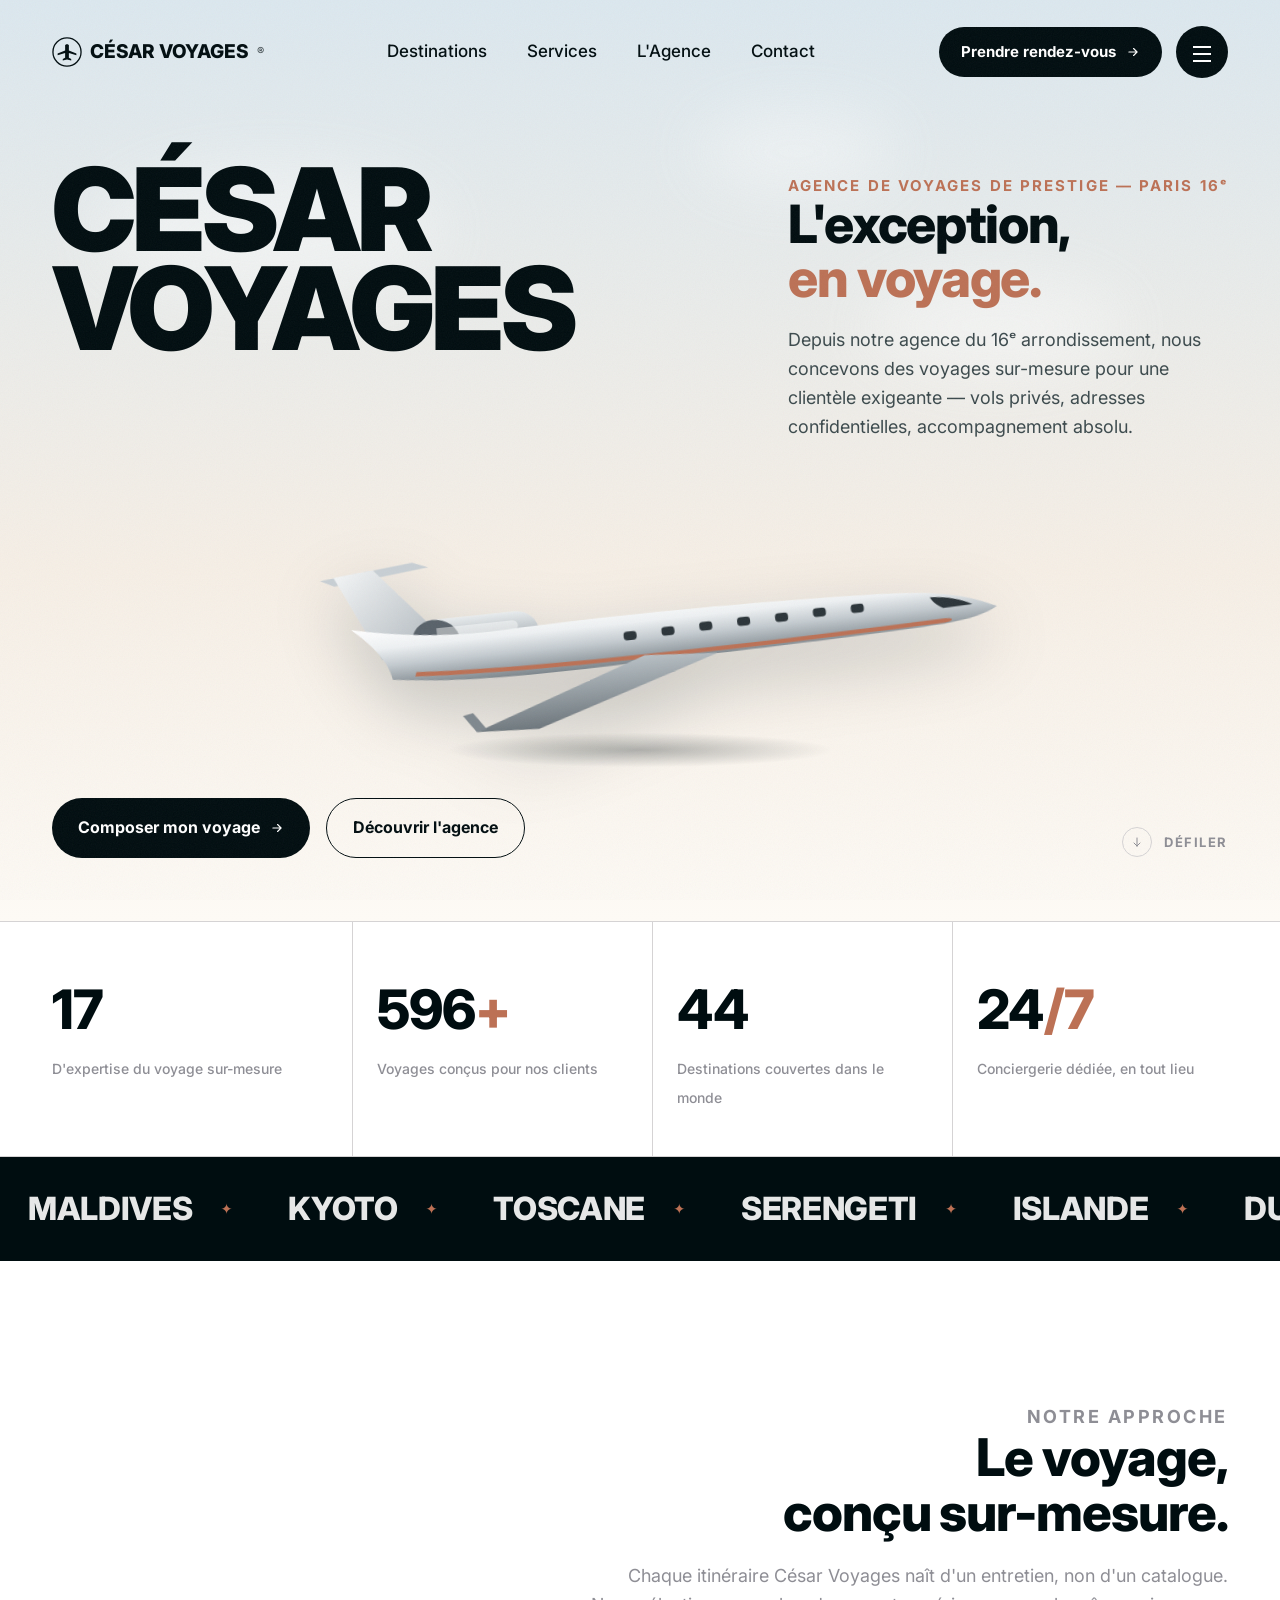
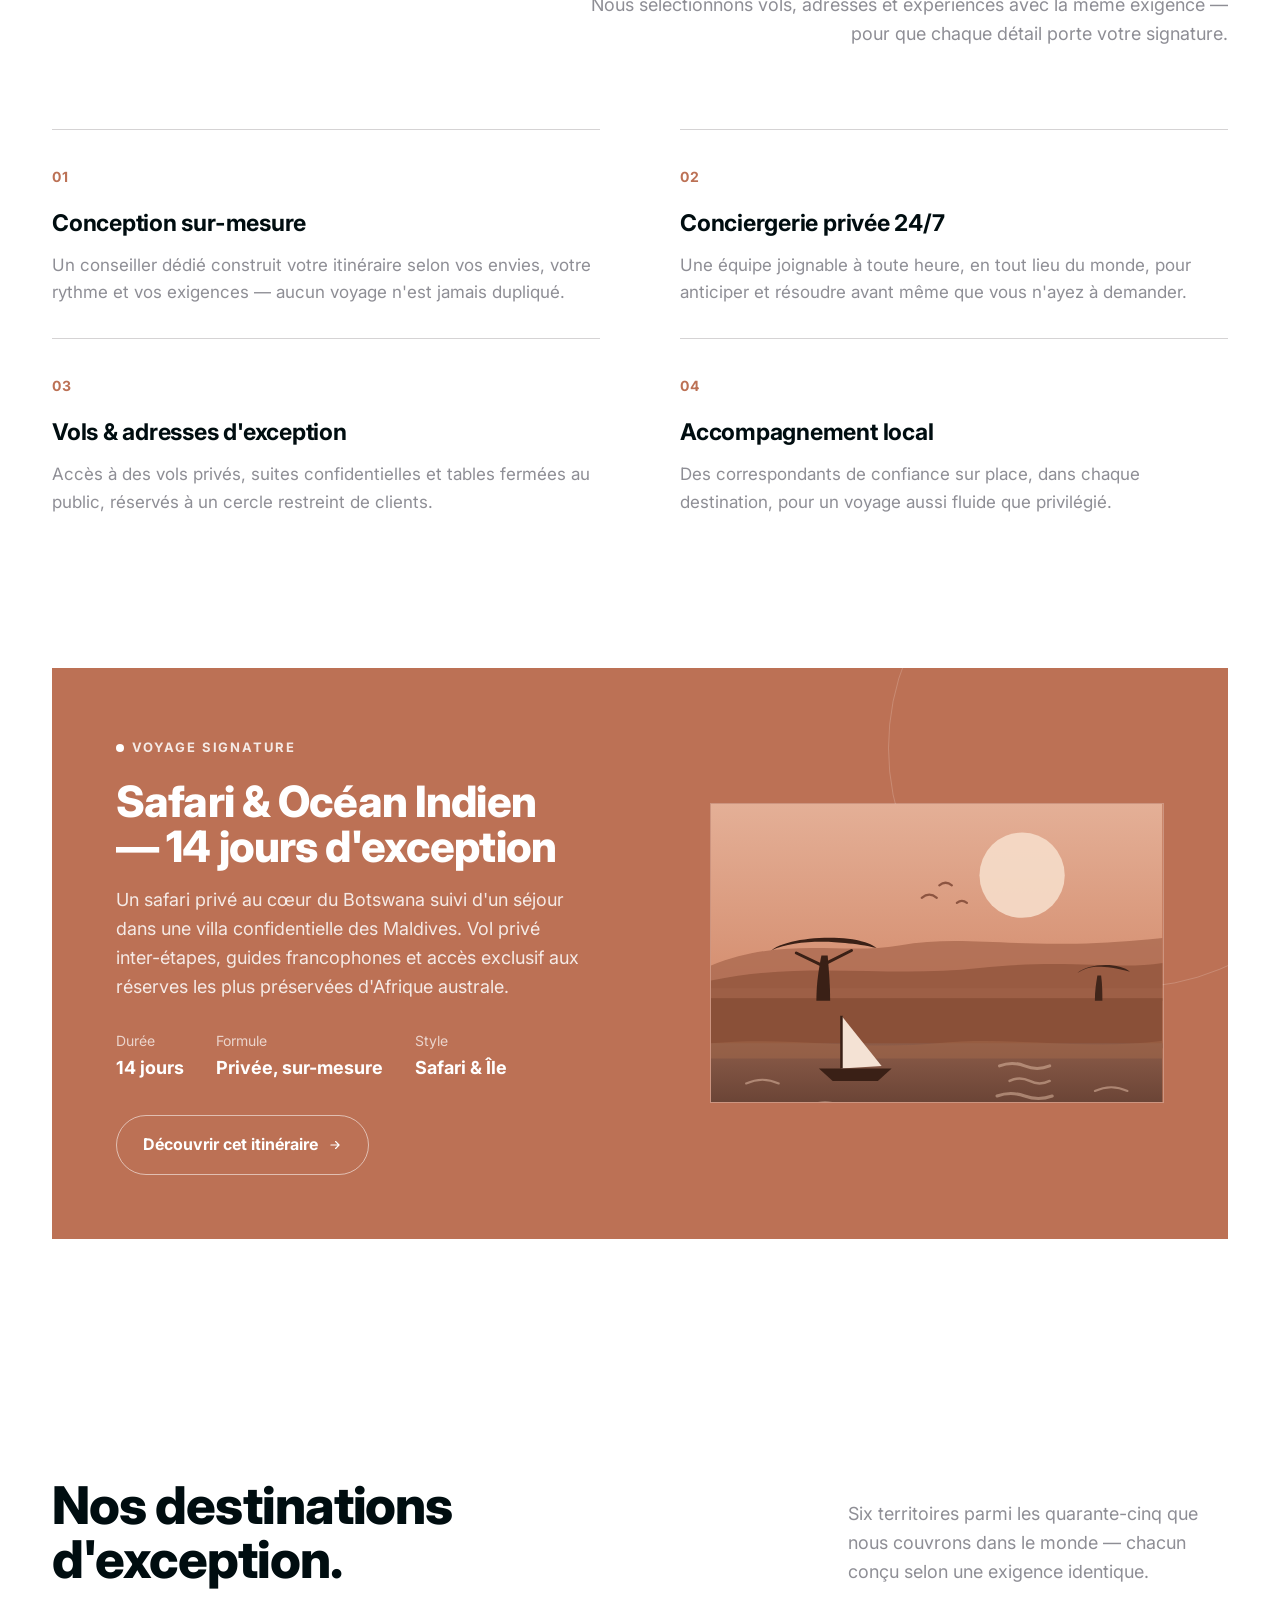
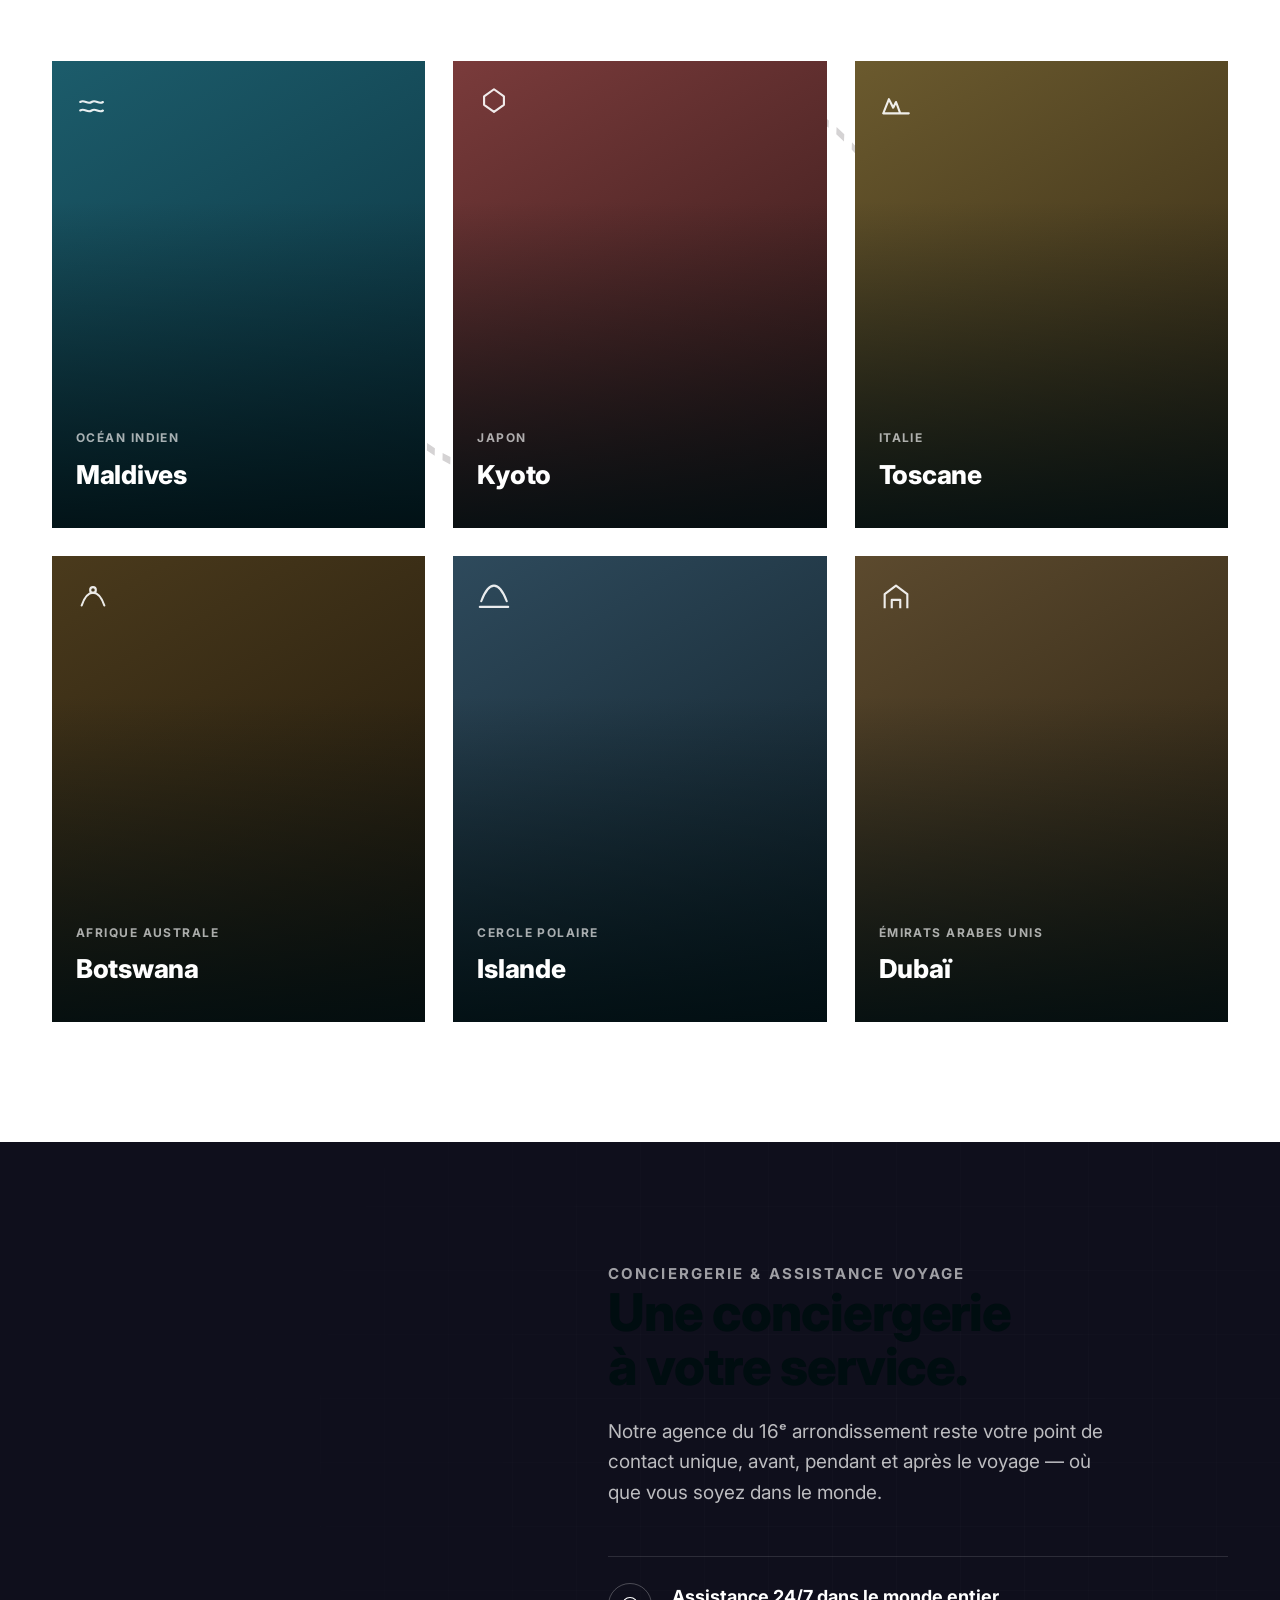
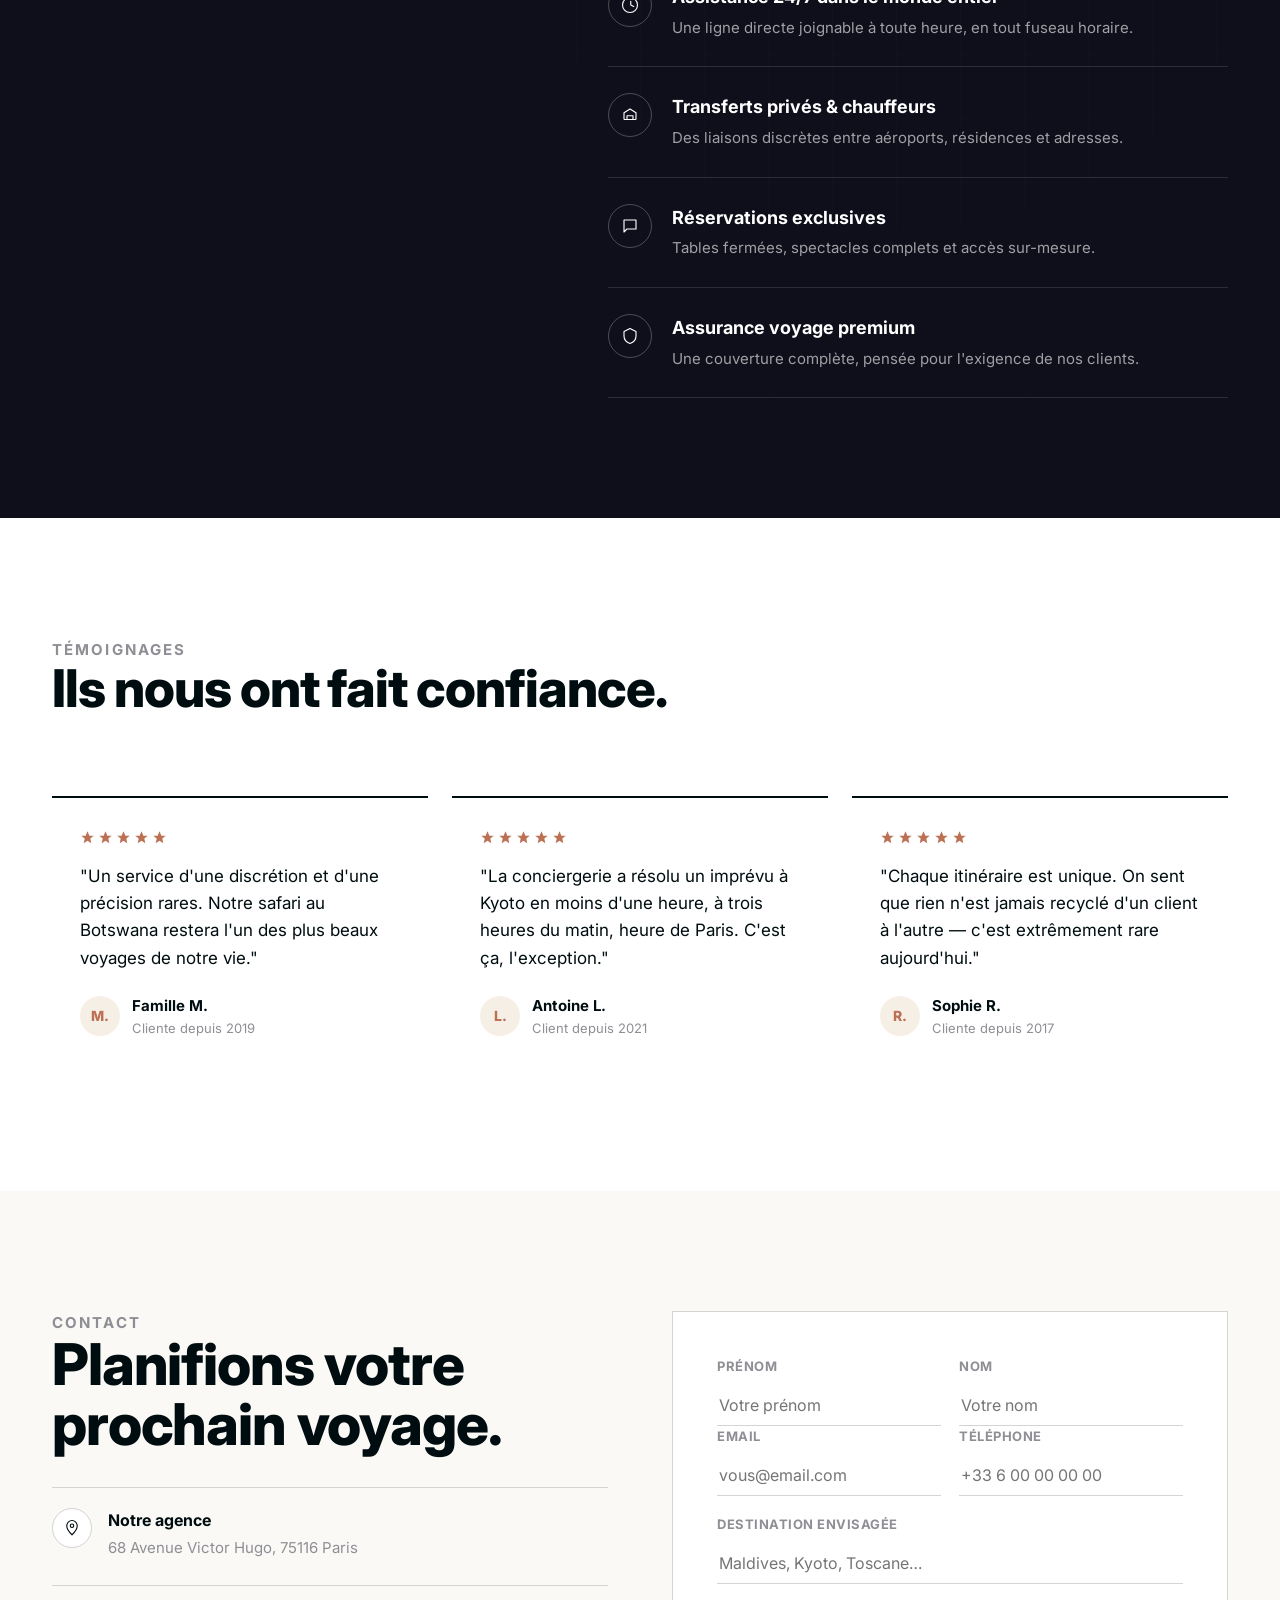
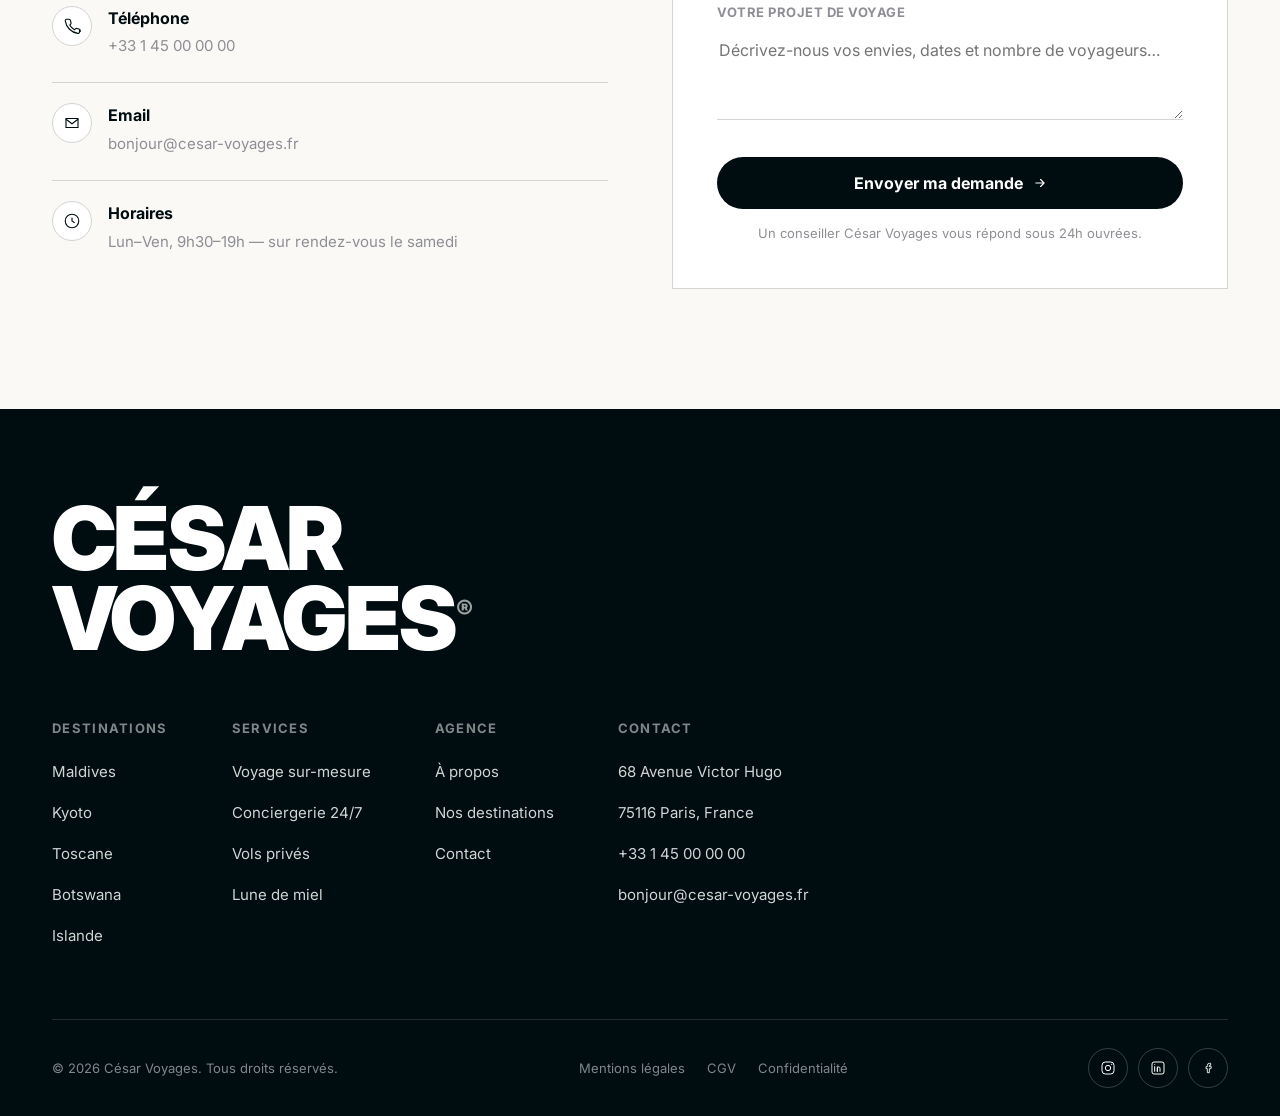
<file: index.html>
<!DOCTYPE html>
<html lang="fr">
<head>
<meta charset="UTF-8">
<meta name="viewport" content="width=device-width, initial-scale=1.0">
<title>César Voyages — Agence de Voyages de Prestige, Paris 16ᵉ</title>
<meta name="description" content="César Voyages conçoit des voyages sur-mesure d'exception depuis son agence du 16ᵉ arrondissement de Paris : conciergerie privée, vols et adresses confidentielles, accompagnement 24/7.">
<link rel="icon" href="data:image/svg+xml,<svg xmlns=%22http://www.w3.org/2000/svg%22 viewBox=%220 0 100 100%22><text y=%22.9em%22 font-size=%2290%22>✦</text></svg>">
<link rel="stylesheet" href="css/style.css">
</head>
<body>

<div class="cursor-dot" id="cursorDot"></div>
<div class="grain" aria-hidden="true"></div>

<!-- ============================= HEADER ============================= -->
<header class="site-header" id="siteHeader">
  <div class="wrap nav-row">
    <a href="#top" class="logo">
      <svg class="logo-mark" viewBox="0 0 32 32" fill="none">
        <circle cx="16" cy="16" r="15" stroke="currentColor" stroke-width="1.4"/>
        <path d="M6 17.5L14 14.5V8.5L16 7.5L18 8.5V14.5L26 17.5V19.5L18 17V22L20.5 23.5V25L16 24L11.5 25V23.5L14 22V17L6 19.5V17.5Z" fill="currentColor"/>
      </svg>
      CÉSAR VOYAGES<span class="reg">®</span>
    </a>

    <nav class="nav-links">
      <a href="#destinations">Destinations</a>
      <a href="#approche">Services</a>
      <a href="#agence">L'Agence</a>
      <a href="#contact">Contact</a>
    </nav>

    <div class="nav-actions">
      <a href="#contact" class="btn btn-filled">
        Prendre rendez-vous
        <svg class="btn-icon" width="14" height="14" viewBox="0 0 24 24" fill="none"><path d="M5 12h14M13 6l6 6-6 6" stroke="currentColor" stroke-width="2" stroke-linecap="round" stroke-linejoin="round"/></svg>
      </a>
      <button class="menu-toggle" id="menuToggle" aria-label="Ouvrir le menu">
        <span class="bar"></span><span class="bar"></span><span class="bar"></span>
      </button>
    </div>
  </div>
</header>

<!-- ============================= MOBILE MENU ============================= -->
<div class="mobile-menu" id="mobileMenu">
  <ul>
    <li><a href="#destinations">Destinations</a></li>
    <li><a href="#approche">Services</a></li>
    <li><a href="#agence">L'Agence</a></li>
    <li><a href="#contact">Contact</a></li>
  </ul>
  <div class="mm-contact">
    68 Avenue Victor Hugo, 75116 Paris<br>
    +33 1 45 00 00 00 — bonjour@cesar-voyages.fr
  </div>
</div>

<main id="top">

<!-- ============================= HERO ============================= -->
<section class="hero" id="hero">
  <div class="hero-clouds"><span></span><span></span><span></span></div>

  <div class="hero-inner">
    <div class="hero-top-row">
      <h1 class="hero-wordmark">CÉSAR<br>VOYAGES</h1>
      <div class="hero-headline-block">
        <p class="eyebrow">Agence de voyages de prestige — Paris 16ᵉ</p>
        <p class="hero-headline">L'exception,<br><span class="accent">en voyage.</span></p>
        <p class="hero-sub">Depuis notre agence du 16ᵉ arrondissement, nous concevons des voyages sur-mesure pour une clientèle exigeante — vols privés, adresses confidentielles, accompagnement absolu.</p>
      </div>
    </div>

    <div class="hero-plane-stage" aria-hidden="true">
      <div class="hero-plane-shadow"></div>
      <svg class="hero-plane" id="heroPlaneArt" viewBox="0 0 900 300" fill="none" xmlns="http://www.w3.org/2000/svg">
        <defs>
          <linearGradient id="fuselage" x1="0" y1="0" x2="0" y2="1">
            <stop offset="0%" stop-color="#ffffff"/>
            <stop offset="34%" stop-color="#eef1f3"/>
            <stop offset="62%" stop-color="#c3cacf"/>
            <stop offset="100%" stop-color="#7d868c"/>
          </linearGradient>
          <linearGradient id="finGrad" x1="0" y1="0" x2="1" y2="1">
            <stop offset="0%" stop-color="#f4f6f7"/>
            <stop offset="100%" stop-color="#aab2b8"/>
          </linearGradient>
          <linearGradient id="wingGrad" x1="0" y1="0" x2="0" y2="1">
            <stop offset="0%" stop-color="#b8c0c5"/>
            <stop offset="100%" stop-color="#6d767c"/>
          </linearGradient>
          <linearGradient id="engineGrad" x1="0" y1="0" x2="0" y2="1">
            <stop offset="0%" stop-color="#e9edef"/>
            <stop offset="55%" stop-color="#aeb6bb"/>
            <stop offset="100%" stop-color="#6b7379"/>
          </linearGradient>
        </defs>

        <!-- horizontal stabilizer (T-tail) -->
        <path d="M88 60 L 196 50 L 214 57 L 104 68 Z" fill="#c8cfd4"/>
        <!-- vertical fin -->
        <path d="M150 158 L 104 58 L 150 54 L 232 150 Z" fill="url(#finGrad)"/>
        <path d="M150 158 L 232 150 L 210 158 Z" fill="#9aa3a9"/>

        <!-- rear-mounted engine nacelle -->
        <path d="M212 118 h 96 a 26 26 0 0 1 0 52 h -96 a 26 26 0 0 1 0 -52 Z" fill="url(#engineGrad)"/>
        <path d="M212 118 a 26 26 0 0 0 0 52 a 30 26 0 0 0 0 -52 Z" fill="#59626a"/>
        <path d="M216 128 h 88 a 6 6 0 0 1 0 12 h -88 Z" fill="#ffffff" opacity="0.45"/>
        <!-- pylon joining engine to fuselage -->
        <path d="M300 160 L 330 150 L 352 176 L 312 178 Z" fill="#98a1a7"/>

        <!-- fuselage -->
        <path d="M862 170
                 C 830 154 796 146 742 143
                 C 600 136 420 134 300 138
                 C 236 140 178 134 118 120
                 C 150 148 158 168 160 182
                 C 232 192 300 194 420 192
                 C 580 190 720 188 800 184
                 C 830 182 850 177 862 170 Z"
              fill="url(#fuselage)"/>

        <!-- clay cheatline -->
        <path d="M188 176 C 320 186 560 184 800 178 C 812 178 812 182 800 183 C 560 189 320 191 186 181 Z" fill="#bc7155"/>

        <!-- cabin windows -->
        <g fill="#2b3439">
          <rect x="430" y="155" width="15" height="10" rx="4"/>
          <rect x="474" y="154" width="15" height="10" rx="4"/>
          <rect x="518" y="153" width="15" height="10" rx="4"/>
          <rect x="562" y="152" width="15" height="10" rx="4"/>
          <rect x="606" y="152" width="15" height="10" rx="4"/>
          <rect x="650" y="151" width="15" height="10" rx="4"/>
          <rect x="694" y="151" width="15" height="10" rx="4"/>
        </g>
        <!-- cockpit glass -->
        <path d="M786 152 C 806 153 822 158 834 165 L 800 166 C 792 161 788 157 786 152 Z" fill="#2b3439"/>

        <!-- near wing (in front, swept back) -->
        <path d="M452 184 L 250 252 L 322 256 L 536 190 Z" fill="url(#wingGrad)"/>
        <!-- winglet -->
        <path d="M250 252 L 236 232 L 248 230 L 262 250 Z" fill="#7f888e"/>
      </svg>
    </div>

    <div class="hero-bottom-row">
      <div class="hero-actions">
        <a href="#contact" class="btn btn-filled">
          Composer mon voyage
          <svg class="btn-icon" width="14" height="14" viewBox="0 0 24 24" fill="none"><path d="M5 12h14M13 6l6 6-6 6" stroke="currentColor" stroke-width="2" stroke-linecap="round" stroke-linejoin="round"/></svg>
        </a>
        <a href="#agence" class="btn btn-ghost">Découvrir l'agence</a>
      </div>
      <div class="scroll-cue">
        <span class="dot">
          <svg width="12" height="12" viewBox="0 0 24 24" fill="none"><path d="M12 4v16m0 0l-6-6m6 6l6-6" stroke="currentColor" stroke-width="2" stroke-linecap="round" stroke-linejoin="round"/></svg>
        </span>
        Défiler
      </div>
    </div>
  </div>
</section>

<!-- ============================= STATS ============================= -->
<section class="stat-bar">
  <div class="wrap">
    <div class="stat-grid">
      <div class="stat-item reveal">
        <span class="stat-num" data-count="18"><span class="num">0</span><span class="suffix"> ans</span></span>
        <span class="stat-label">D'expertise du voyage sur-mesure</span>
      </div>
      <div class="stat-item reveal reveal-delay-1">
        <span class="stat-num"><span class="num" data-count="600">0</span><span class="suffix">+</span></span>
        <span class="stat-label">Voyages conçus pour nos clients</span>
      </div>
      <div class="stat-item reveal reveal-delay-2">
        <span class="stat-num"><span class="num" data-count="45">0</span></span>
        <span class="stat-label">Destinations couvertes dans le monde</span>
      </div>
      <div class="stat-item reveal reveal-delay-3">
        <span class="stat-num">24<span class="suffix">/7</span></span>
        <span class="stat-label">Conciergerie dédiée, en tout lieu</span>
      </div>
    </div>
  </div>
</section>

<!-- ============================= MARQUEE ============================= -->
<div class="marquee" aria-hidden="true">
  <div class="marquee-track">
    <span>MALDIVES</span><span>KYOTO</span><span>TOSCANE</span><span>SERENGETI</span><span>ISLANDE</span><span>DUBAÏ</span><span>PATAGONIE</span><span>BALI</span>
    <span>MALDIVES</span><span>KYOTO</span><span>TOSCANE</span><span>SERENGETI</span><span>ISLANDE</span><span>DUBAÏ</span><span>PATAGONIE</span><span>BALI</span>
  </div>
</div>

<!-- ============================= APPROCHE ============================= -->
<section class="section-pad" id="approche">
  <div class="wrap">
    <div class="approach-head">
      <div class="approach-head-inner reveal">
        <p class="eyebrow eyebrow--dark-on-white">Notre approche</p>
        <h2 class="section-title reveal-clip"><span>Le voyage,<br>conçu sur-mesure.</span></h2>
        <p>Chaque itinéraire César Voyages naît d'un entretien, non d'un catalogue. Nous sélectionnons vols, adresses et expériences avec la même exigence — pour que chaque détail porte votre signature.</p>
      </div>
    </div>

    <div class="feature-grid">
      <div class="feature-block reveal">
        <span class="feature-num">01</span>
        <h3 class="feature-title">Conception sur-mesure</h3>
        <p class="feature-desc">Un conseiller dédié construit votre itinéraire selon vos envies, votre rythme et vos exigences — aucun voyage n'est jamais dupliqué.</p>
      </div>
      <div class="feature-block reveal reveal-delay-1">
        <span class="feature-num">02</span>
        <h3 class="feature-title">Conciergerie privée 24/7</h3>
        <p class="feature-desc">Une équipe joignable à toute heure, en tout lieu du monde, pour anticiper et résoudre avant même que vous n'ayez à demander.</p>
      </div>
      <div class="feature-block reveal reveal-delay-2">
        <span class="feature-num">03</span>
        <h3 class="feature-title">Vols &amp; adresses d'exception</h3>
        <p class="feature-desc">Accès à des vols privés, suites confidentielles et tables fermées au public, réservés à un cercle restreint de clients.</p>
      </div>
      <div class="feature-block reveal reveal-delay-3">
        <span class="feature-num">04</span>
        <h3 class="feature-title">Accompagnement local</h3>
        <p class="feature-desc">Des correspondants de confiance sur place, dans chaque destination, pour un voyage aussi fluide que privilégié.</p>
      </div>
    </div>
  </div>
</section>

<!-- ============================= FEATURED / SIGNATURE ============================= -->
<section class="section-pad" style="padding-top:0;">
  <div class="wrap">
    <div class="featured-card reveal">
      <div>
        <span class="featured-label">Voyage signature</span>
        <h3 class="featured-title">Safari & Océan Indien<br>— 14 jours d'exception</h3>
        <p class="featured-desc">Un safari privé au cœur du Botswana suivi d'un séjour dans une villa confidentielle des Maldives. Vol privé inter-étapes, guides francophones et accès exclusif aux réserves les plus préservées d'Afrique australe.</p>
        <div class="featured-meta">
          <div>Durée<strong>14 jours</strong></div>
          <div>Formule<strong>Privée, sur-mesure</strong></div>
          <div>Style<strong>Safari & Île</strong></div>
        </div>
        <a href="#contact" class="btn btn-ghost-white">
          Découvrir cet itinéraire
          <svg class="btn-icon" width="14" height="14" viewBox="0 0 24 24" fill="none"><path d="M5 12h14M13 6l6 6-6 6" stroke="currentColor" stroke-width="2" stroke-linecap="round" stroke-linejoin="round"/></svg>
        </a>
      </div>
      <div class="featured-visual" aria-hidden="true">
        <svg id="featuredArt" viewBox="0 0 360 280" fill="none" preserveAspectRatio="xMidYMid slice">
          <defs>
            <linearGradient id="skyWarm" x1="0" y1="0" x2="0" y2="1">
              <stop offset="0%" stop-color="#e6b49c"/>
              <stop offset="55%" stop-color="#d69173"/>
              <stop offset="100%" stop-color="#c47c5f"/>
            </linearGradient>
            <linearGradient id="seaWarm" x1="0" y1="0" x2="0" y2="1">
              <stop offset="0%" stop-color="#8c5c49"/>
              <stop offset="100%" stop-color="#5c3a2e"/>
            </linearGradient>
            <clipPath id="frameClip">
              <rect x="0" y="0" width="360" height="280"/>
            </clipPath>
          </defs>

          <g clip-path="url(#frameClip)">
            <!-- sky -->
            <rect x="0" y="0" width="360" height="280" fill="url(#skyWarm)"/>
            <!-- sun -->
            <circle cx="248" cy="78" r="34" fill="#f6dcc8" opacity="0.92"/>
            <!-- distant hills -->
            <path d="M0 150 C 60 126 104 142 150 134 C 208 124 250 140 360 128 L 360 168 L 0 168 Z" fill="#a9674e" opacity="0.75"/>
            <path d="M0 162 C 78 146 140 160 214 152 C 286 144 322 154 360 148 L 360 178 L 0 178 Z" fill="#94573f" opacity="0.85"/>

            <!-- savanna ground -->
            <rect x="0" y="176" width="360" height="40" fill="#8a5038"/>

            <!-- large acacia, flat-topped -->
            <path d="M84 178 C 84 164 86 152 88 142 L 93 142 C 94 154 95 166 95 178 Z" fill="#3a2016"/>
            <path d="M89 150 L 68 140 M 92 148 L 112 138" stroke="#3a2016" stroke-width="2.4" stroke-linecap="round"/>
            <path d="M48 138 C 62 126 118 124 132 136 C 116 132 96 131 88 131 C 74 131 58 133 48 138 Z" fill="#3a2016"/>

            <!-- small distant acacia -->
            <path d="M306 178 C 306 170 307 164 308 158 L 311 158 C 312 166 312 172 312 178 Z" fill="#40251a"/>
            <path d="M292 156 C 300 148 326 147 334 155 C 324 152 314 151 309 151 C 301 151 297 153 292 156 Z" fill="#40251a"/>

            <!-- birds -->
            <g stroke="#7a4331" stroke-width="1.8" stroke-linecap="round" fill="none" opacity="0.8">
              <path d="M168 96 q 6 -5 12 0"/>
              <path d="M182 86 q 5 -4 10 0"/>
              <path d="M196 100 q 4 -3 8 0"/>
            </g>

            <!-- ocean -->
            <rect x="0" y="212" width="360" height="68" fill="url(#seaWarm)"/>
            <path d="M0 212 C 60 206 120 218 180 212 C 240 206 300 218 360 210 L 360 224 L 0 224 Z" fill="#a06649" opacity="0.55"/>
            <!-- sun shimmer on water -->
            <g stroke="#f0cdb4" stroke-linecap="round" fill="none" opacity="0.45">
              <path d="M230 230 q 10 -4 20 0 q 10 4 20 0" stroke-width="2.4"/>
              <path d="M238 242 q 8 -4 16 0 q 8 4 16 0" stroke-width="2"/>
              <path d="M228 254 q 11 -4 22 0 q 11 4 22 0" stroke-width="2.4"/>
              <path d="M242 266 q 7 -3 14 0 q 7 3 14 0" stroke-width="1.8"/>
            </g>
            <!-- wave lines -->
            <g stroke="#e7c2ab" stroke-width="1.6" stroke-linecap="round" opacity="0.5" fill="none">
              <path d="M28 244 q 13 -6 26 0"/>
              <path d="M78 262 q 13 -6 26 0"/>
              <path d="M306 250 q 13 -6 26 0"/>
              <path d="M150 272 q 13 -6 26 0"/>
            </g>

            <!-- dhow with lateen sail -->
            <path d="M104 232 L 104 190 L 136 230 Z" fill="#f4e2d4"/>
            <path d="M104 190 L 104 232" stroke="#3a2016" stroke-width="2"/>
            <path d="M86 232 L 144 232 L 133 242 L 97 242 Z" fill="#3a2016"/>
          </g>
        </svg>
      </div>
    </div>
  </div>
</section>

<!-- ============================= DESTINATIONS ============================= -->
<section class="section-pad" id="destinations">
  <div class="wrap">
    <div class="dest-head reveal">
      <h2 class="section-title reveal-clip"><span>Nos destinations<br>d'exception.</span></h2>
      <p>Six territoires parmi les quarante-cinq que nous couvrons dans le monde — chacun conçu selon une exigence identique.</p>
    </div>

    <div class="flight-path-wrap reveal" id="flightPathWrap">
      <svg class="flight-path-svg" viewBox="0 0 1200 200" preserveAspectRatio="none" aria-hidden="true">
        <path d="M 20,60 C 220,-10 420,170 620,40 C 820,-60 1020,160 1180,60"/>
      </svg>
      <svg class="flight-plane" width="26" height="26" viewBox="0 0 24 24" fill="#bc7155" aria-hidden="true">
        <path d="M2 16l7-2 4.5 4.5L15 17l-3-6 7-5-1-2-8 3-5-3-2 1 4 4-6 2z"/>
      </svg>

      <div class="dest-grid">
        <a class="dest-card" href="#contact">
          <div class="dest-bg" style="background:linear-gradient(150deg,#1c5c6b,#0a2e3a);"></div>
          <img class="dest-photo" src="https://images.unsplash.com/photo-1573843981267-be1999ff37cd?q=80&w=900&auto=format&fit=crop" alt="Villa sur pilotis aux Maldives" loading="lazy" onerror="this.remove();">
          <div class="dest-overlay"></div>
          <svg class="dest-icon" viewBox="0 0 24 24" fill="none"><path d="M3 18c3-2 5 2 8 0s5 2 8 0M3 12c3-2 5 2 8 0s5 2 8 0" stroke="#fff" stroke-width="1.5" stroke-linecap="round"/></svg>
          <div class="dest-arrow"><svg width="16" height="16" viewBox="0 0 24 24" fill="none"><path d="M7 17L17 7M17 7H9M17 7V15" stroke="#fff" stroke-width="2" stroke-linecap="round" stroke-linejoin="round"/></svg></div>
          <div class="dest-content">
            <p class="dest-country">Océan Indien</p>
            <h3 class="dest-name">Maldives</h3>
            <p class="dest-desc">Villas sur pilotis, lagons privés et plongée confidentielle.</p>
          </div>
        </a>

        <a class="dest-card" href="#contact">
          <div class="dest-bg" style="background:linear-gradient(150deg,#7a3b3b,#2a1414);"></div>
          <img class="dest-photo" src="https://images.unsplash.com/photo-1493976040374-85c8e12f0c0e?q=80&w=900&auto=format&fit=crop" alt="Temple traditionnel à Kyoto" loading="lazy" onerror="this.remove();">
          <div class="dest-overlay"></div>
          <svg class="dest-icon" viewBox="0 0 24 24" fill="none"><path d="M12 3l7 5v6l-7 5-7-5V8l7-5z" stroke="#fff" stroke-width="1.5" stroke-linejoin="round"/></svg>
          <div class="dest-arrow"><svg width="16" height="16" viewBox="0 0 24 24" fill="none"><path d="M7 17L17 7M17 7H9M17 7V15" stroke="#fff" stroke-width="2" stroke-linecap="round" stroke-linejoin="round"/></svg></div>
          <div class="dest-content">
            <p class="dest-country">Japon</p>
            <h3 class="dest-name">Kyoto</h3>
            <p class="dest-desc">Temples séculaires, ryokans intimistes et jardins secrets.</p>
          </div>
        </a>

        <a class="dest-card" href="#contact">
          <div class="dest-bg" style="background:linear-gradient(150deg,#6b5a2e,#2e2412);"></div>
          <img class="dest-photo" src="https://images.unsplash.com/photo-1523906834658-6e24ef2386f9?q=80&w=900&auto=format&fit=crop" alt="Collines viticoles de Toscane" loading="lazy" onerror="this.remove();">
          <div class="dest-overlay"></div>
          <svg class="dest-icon" viewBox="0 0 24 24" fill="none"><path d="M3 20l4-10 3 6 2-4 3 8M3 20h18" stroke="#fff" stroke-width="1.5" stroke-linecap="round" stroke-linejoin="round"/></svg>
          <div class="dest-arrow"><svg width="16" height="16" viewBox="0 0 24 24" fill="none"><path d="M7 17L17 7M17 7H9M17 7V15" stroke="#fff" stroke-width="2" stroke-linecap="round" stroke-linejoin="round"/></svg></div>
          <div class="dest-content">
            <p class="dest-country">Italie</p>
            <h3 class="dest-name">Toscane</h3>
            <p class="dest-desc">Villas viticoles, collines dorées et tables étoilées.</p>
          </div>
        </a>

        <a class="dest-card" href="#contact">
          <div class="dest-bg" style="background:linear-gradient(150deg,#4a3a1c,#1c150a);"></div>
          <img class="dest-photo" src="https://images.unsplash.com/photo-1516426122078-c23e76319801?q=80&w=900&auto=format&fit=crop" alt="Safari privé au Botswana" loading="lazy" onerror="this.remove();">
          <div class="dest-overlay"></div>
          <svg class="dest-icon" viewBox="0 0 24 24" fill="none"><path d="M4 18c2-6 5-9 8-9s6 3 8 9" stroke="#fff" stroke-width="1.5" stroke-linecap="round"/><circle cx="12" cy="7" r="2" stroke="#fff" stroke-width="1.5"/></svg>
          <div class="dest-arrow"><svg width="16" height="16" viewBox="0 0 24 24" fill="none"><path d="M7 17L17 7M17 7H9M17 7V15" stroke="#fff" stroke-width="2" stroke-linecap="round" stroke-linejoin="round"/></svg></div>
          <div class="dest-content">
            <p class="dest-country">Afrique australe</p>
            <h3 class="dest-name">Botswana</h3>
            <p class="dest-desc">Safaris privés au cœur du delta de l'Okavango.</p>
          </div>
        </a>

        <a class="dest-card" href="#contact">
          <div class="dest-bg" style="background:linear-gradient(150deg,#2e4a5c,#0e1c24);"></div>
          <img class="dest-photo" src="https://images.unsplash.com/photo-1476610182048-b716b8518aae?q=80&w=900&auto=format&fit=crop" alt="Paysage glaciaire d'Islande" loading="lazy" onerror="this.remove();">
          <div class="dest-overlay"></div>
          <svg class="dest-icon" viewBox="0 0 24 24" fill="none"><path d="M3 15c3-8 6-11 9-11s6 3 9 11" stroke="#fff" stroke-width="1.5" stroke-linecap="round"/><path d="M2 19h20" stroke="#fff" stroke-width="1.5" stroke-linecap="round"/></svg>
          <div class="dest-arrow"><svg width="16" height="16" viewBox="0 0 24 24" fill="none"><path d="M7 17L17 7M17 7H9M17 7V15" stroke="#fff" stroke-width="2" stroke-linecap="round" stroke-linejoin="round"/></svg></div>
          <div class="dest-content">
            <p class="dest-country">Cercle polaire</p>
            <h3 class="dest-name">Islande</h3>
            <p class="dest-desc">Aurores boréales, glaciers et sources chaudes privées.</p>
          </div>
        </a>

        <a class="dest-card" href="#contact">
          <div class="dest-bg" style="background:linear-gradient(150deg,#5c4a2e,#241c0e);"></div>
          <img class="dest-photo" src="https://images.unsplash.com/photo-1512453979798-5ea266f8880c?q=80&w=900&auto=format&fit=crop" alt="Skyline de Dubaï" loading="lazy" onerror="this.remove();">
          <div class="dest-overlay"></div>
          <svg class="dest-icon" viewBox="0 0 24 24" fill="none"><path d="M4 20V10l8-6 8 6v10M9 20v-6h6v6" stroke="#fff" stroke-width="1.5" stroke-linejoin="round"/></svg>
          <div class="dest-arrow"><svg width="16" height="16" viewBox="0 0 24 24" fill="none"><path d="M7 17L17 7M17 7H9M17 7V15" stroke="#fff" stroke-width="2" stroke-linecap="round" stroke-linejoin="round"/></svg></div>
          <div class="dest-content">
            <p class="dest-country">Émirats arabes unis</p>
            <h3 class="dest-name">Dubaï</h3>
            <p class="dest-desc">Suites panoramiques, désert privé et service absolu.</p>
          </div>
        </a>
      </div>
    </div>
  </div>
</section>

<!-- ============================= CONCIERGE DARK ============================= -->
<section class="section-pad dark-section" id="agence">
  <div class="grid-lines"></div>
  <div class="wrap dark-inner">
    <div class="dark-col">
      <p class="eyebrow eyebrow--light reveal">Conciergerie & assistance voyage</p>
      <h2 class="section-title text-white reveal-clip"><span>Une conciergerie<br>à votre service.</span></h2>
      <p class="lead reveal reveal-delay-2">Notre agence du 16ᵉ arrondissement reste votre point de contact unique, avant, pendant et après le voyage — où que vous soyez dans le monde.</p>

      <div class="concierge-list">
        <div class="concierge-item reveal">
          <div class="concierge-icon"><svg width="18" height="18" viewBox="0 0 24 24" fill="none"><path d="M12 2a10 10 0 100 20 10 10 0 000-20zm1 5v5l4 2" stroke="#fff" stroke-width="1.5" stroke-linecap="round" stroke-linejoin="round"/></svg></div>
          <div class="concierge-text">
            <strong>Assistance 24/7 dans le monde entier</strong>
            <span>Une ligne directe joignable à toute heure, en tout fuseau horaire.</span>
          </div>
        </div>
        <div class="concierge-item reveal reveal-delay-1">
          <div class="concierge-icon"><svg width="18" height="18" viewBox="0 0 24 24" fill="none"><path d="M4 18V9l8-5 8 5v9M4 18h16M8 18v-5h8v5" stroke="#fff" stroke-width="1.5" stroke-linejoin="round"/></svg></div>
          <div class="concierge-text">
            <strong>Transferts privés & chauffeurs</strong>
            <span>Des liaisons discrètes entre aéroports, résidences et adresses.</span>
          </div>
        </div>
        <div class="concierge-item reveal reveal-delay-2">
          <div class="concierge-icon"><svg width="18" height="18" viewBox="0 0 24 24" fill="none"><path d="M4 4h16v12H8l-4 4V4z" stroke="#fff" stroke-width="1.5" stroke-linejoin="round"/></svg></div>
          <div class="concierge-text">
            <strong>Réservations exclusives</strong>
            <span>Tables fermées, spectacles complets et accès sur-mesure.</span>
          </div>
        </div>
        <div class="concierge-item reveal reveal-delay-3">
          <div class="concierge-icon"><svg width="18" height="18" viewBox="0 0 24 24" fill="none"><path d="M12 2l8 4v6c0 5-3.5 8.5-8 10-4.5-1.5-8-5-8-10V6l8-4z" stroke="#fff" stroke-width="1.5" stroke-linejoin="round"/></svg></div>
          <div class="concierge-text">
            <strong>Assurance voyage premium</strong>
            <span>Une couverture complète, pensée pour l'exigence de nos clients.</span>
          </div>
        </div>
      </div>
    </div>
  </div>
</section>

<!-- ============================= TESTIMONIALS ============================= -->
<section class="section-pad">
  <div class="wrap">
    <div class="reveal">
      <p class="eyebrow eyebrow--dark-on-white">Témoignages</p>
      <h2 class="section-title reveal-clip"><span>Ils nous ont fait confiance.</span></h2>
    </div>

    <div class="testi-grid">
      <div class="testi-card reveal">
        <div class="testi-stars">
          <svg viewBox="0 0 24 24" fill="currentColor"><path d="M12 2l3 7h7l-5.5 4.5L18 21l-6-4-6 4 1.5-7.5L2 9h7z"/></svg>
          <svg viewBox="0 0 24 24" fill="currentColor"><path d="M12 2l3 7h7l-5.5 4.5L18 21l-6-4-6 4 1.5-7.5L2 9h7z"/></svg>
          <svg viewBox="0 0 24 24" fill="currentColor"><path d="M12 2l3 7h7l-5.5 4.5L18 21l-6-4-6 4 1.5-7.5L2 9h7z"/></svg>
          <svg viewBox="0 0 24 24" fill="currentColor"><path d="M12 2l3 7h7l-5.5 4.5L18 21l-6-4-6 4 1.5-7.5L2 9h7z"/></svg>
          <svg viewBox="0 0 24 24" fill="currentColor"><path d="M12 2l3 7h7l-5.5 4.5L18 21l-6-4-6 4 1.5-7.5L2 9h7z"/></svg>
        </div>
        <p class="testi-quote">"Un service d'une discrétion et d'une précision rares. Notre safari au Botswana restera l'un des plus beaux voyages de notre vie."</p>
        <div class="testi-author">
          <div class="testi-avatar">M.</div>
          <div><strong>Famille M.</strong><span>Cliente depuis 2019</span></div>
        </div>
      </div>

      <div class="testi-card reveal reveal-delay-1">
        <div class="testi-stars">
          <svg viewBox="0 0 24 24" fill="currentColor"><path d="M12 2l3 7h7l-5.5 4.5L18 21l-6-4-6 4 1.5-7.5L2 9h7z"/></svg>
          <svg viewBox="0 0 24 24" fill="currentColor"><path d="M12 2l3 7h7l-5.5 4.5L18 21l-6-4-6 4 1.5-7.5L2 9h7z"/></svg>
          <svg viewBox="0 0 24 24" fill="currentColor"><path d="M12 2l3 7h7l-5.5 4.5L18 21l-6-4-6 4 1.5-7.5L2 9h7z"/></svg>
          <svg viewBox="0 0 24 24" fill="currentColor"><path d="M12 2l3 7h7l-5.5 4.5L18 21l-6-4-6 4 1.5-7.5L2 9h7z"/></svg>
          <svg viewBox="0 0 24 24" fill="currentColor"><path d="M12 2l3 7h7l-5.5 4.5L18 21l-6-4-6 4 1.5-7.5L2 9h7z"/></svg>
        </div>
        <p class="testi-quote">"La conciergerie a résolu un imprévu à Kyoto en moins d'une heure, à trois heures du matin, heure de Paris. C'est ça, l'exception."</p>
        <div class="testi-author">
          <div class="testi-avatar">L.</div>
          <div><strong>Antoine L.</strong><span>Client depuis 2021</span></div>
        </div>
      </div>

      <div class="testi-card reveal reveal-delay-2">
        <div class="testi-stars">
          <svg viewBox="0 0 24 24" fill="currentColor"><path d="M12 2l3 7h7l-5.5 4.5L18 21l-6-4-6 4 1.5-7.5L2 9h7z"/></svg>
          <svg viewBox="0 0 24 24" fill="currentColor"><path d="M12 2l3 7h7l-5.5 4.5L18 21l-6-4-6 4 1.5-7.5L2 9h7z"/></svg>
          <svg viewBox="0 0 24 24" fill="currentColor"><path d="M12 2l3 7h7l-5.5 4.5L18 21l-6-4-6 4 1.5-7.5L2 9h7z"/></svg>
          <svg viewBox="0 0 24 24" fill="currentColor"><path d="M12 2l3 7h7l-5.5 4.5L18 21l-6-4-6 4 1.5-7.5L2 9h7z"/></svg>
          <svg viewBox="0 0 24 24" fill="currentColor"><path d="M12 2l3 7h7l-5.5 4.5L18 21l-6-4-6 4 1.5-7.5L2 9h7z"/></svg>
        </div>
        <p class="testi-quote">"Chaque itinéraire est unique. On sent que rien n'est jamais recyclé d'un client à l'autre — c'est extrêmement rare aujourd'hui."</p>
        <div class="testi-author">
          <div class="testi-avatar">R.</div>
          <div><strong>Sophie R.</strong><span>Cliente depuis 2017</span></div>
        </div>
      </div>
    </div>
  </div>
</section>

<!-- ============================= CONTACT ============================= -->
<section class="section-pad contact-section" id="contact">
  <div class="wrap">
    <div class="contact-grid">
      <div class="reveal">
        <p class="eyebrow eyebrow--dark-on-white">Contact</p>
        <h2 class="contact-heading reveal-clip"><span>Planifions votre<br>prochain voyage.</span></h2>

        <!-- TODO: remplacer par les coordonnées réelles de l'agence -->
        <div class="contact-info">
          <div class="contact-info-item">
            <div class="ci-icon"><svg width="18" height="18" viewBox="0 0 24 24" fill="none"><path d="M12 21s7-6.5 7-12a7 7 0 10-14 0c0 5.5 7 12 7 12z" stroke="#000d10" stroke-width="1.5"/><circle cx="12" cy="9" r="2.3" stroke="#000d10" stroke-width="1.5"/></svg></div>
            <div><strong>Notre agence</strong><span>68 Avenue Victor Hugo, 75116 Paris</span></div>
          </div>
          <div class="contact-info-item">
            <div class="ci-icon"><svg width="18" height="18" viewBox="0 0 24 24" fill="none"><path d="M22 16.9v3a2 2 0 01-2.2 2A19.8 19.8 0 013 5.2 2 2 0 015 3h3a2 2 0 012 1.7c.1.9.3 1.8.6 2.6a2 2 0 01-.4 2.1L9 10.7a16 16 0 006.3 6.3l1.3-1.2a2 2 0 012.1-.4c.8.3 1.7.5 2.6.6a2 2 0 011.7 2z" stroke="#000d10" stroke-width="1.5"/></svg></div>
            <div><strong>Téléphone</strong><a href="tel:+33145000000">+33 1 45 00 00 00</a></div>
          </div>
          <div class="contact-info-item">
            <div class="ci-icon"><svg width="18" height="18" viewBox="0 0 24 24" fill="none"><path d="M4 6h16v12H4V6z" stroke="#000d10" stroke-width="1.5"/><path d="M4 7l8 6 8-6" stroke="#000d10" stroke-width="1.5"/></svg></div>
            <div><strong>Email</strong><a href="mailto:bonjour@cesar-voyages.fr">bonjour@cesar-voyages.fr</a></div>
          </div>
          <div class="contact-info-item">
            <div class="ci-icon"><svg width="18" height="18" viewBox="0 0 24 24" fill="none"><path d="M12 8v4l3 2" stroke="#000d10" stroke-width="1.5" stroke-linecap="round"/><circle cx="12" cy="12" r="9" stroke="#000d10" stroke-width="1.5"/></svg></div>
            <div><strong>Horaires</strong><span>Lun–Ven, 9h30–19h — sur rendez-vous le samedi</span></div>
          </div>
        </div>
      </div>

      <form class="contact-form reveal reveal-delay-1" id="contactForm">
        <div class="form-row">
          <div class="field">
            <label for="fname">Prénom</label>
            <input type="text" id="fname" name="fname" required placeholder="Votre prénom">
          </div>
          <div class="field">
            <label for="lname">Nom</label>
            <input type="text" id="lname" name="lname" required placeholder="Votre nom">
          </div>
        </div>
        <div class="form-row">
          <div class="field">
            <label for="email">Email</label>
            <input type="email" id="email" name="email" required placeholder="vous@email.com">
          </div>
          <div class="field">
            <label for="phone">Téléphone</label>
            <input type="tel" id="phone" name="phone" placeholder="+33 6 00 00 00 00">
          </div>
        </div>
        <div class="field">
          <label for="dest">Destination envisagée</label>
          <input type="text" id="dest" name="dest" placeholder="Maldives, Kyoto, Toscane…">
        </div>
        <div class="field">
          <label for="message">Votre projet de voyage</label>
          <textarea id="message" name="message" placeholder="Décrivez-nous vos envies, dates et nombre de voyageurs…"></textarea>
        </div>
        <button type="submit" class="btn btn-filled">
          Envoyer ma demande
          <svg class="btn-icon" width="14" height="14" viewBox="0 0 24 24" fill="none"><path d="M5 12h14M13 6l6 6-6 6" stroke="currentColor" stroke-width="2" stroke-linecap="round" stroke-linejoin="round"/></svg>
        </button>
        <p class="form-note">Un conseiller César Voyages vous répond sous 24h ouvrées.</p>
      </form>
    </div>
  </div>
</section>

</main>

<!-- ============================= FOOTER ============================= -->
<footer class="site-footer">
  <div class="wrap">
    <div class="footer-top">
      <div class="footer-wordmark">CÉSAR<br>VOYAGES<span class="reg">®</span></div>

      <div class="footer-cols">
        <div class="footer-col">
          <h4>Destinations</h4>
          <ul>
            <li><a href="#destinations">Maldives</a></li>
            <li><a href="#destinations">Kyoto</a></li>
            <li><a href="#destinations">Toscane</a></li>
            <li><a href="#destinations">Botswana</a></li>
            <li><a href="#destinations">Islande</a></li>
          </ul>
        </div>
        <div class="footer-col">
          <h4>Services</h4>
          <ul>
            <li><a href="#approche">Voyage sur-mesure</a></li>
            <li><a href="#agence">Conciergerie 24/7</a></li>
            <li><a href="#approche">Vols privés</a></li>
            <li><a href="#approche">Lune de miel</a></li>
          </ul>
        </div>
        <div class="footer-col">
          <h4>Agence</h4>
          <ul>
            <li><a href="#agence">À propos</a></li>
            <li><a href="#destinations">Nos destinations</a></li>
            <li><a href="#contact">Contact</a></li>
          </ul>
        </div>
        <div class="footer-col">
          <h4>Contact</h4>
          <ul>
            <li><span>68 Avenue Victor Hugo</span></li>
            <li><span>75116 Paris, France</span></li>
            <li><a href="tel:+33145000000">+33 1 45 00 00 00</a></li>
            <li><a href="mailto:bonjour@cesar-voyages.fr">bonjour@cesar-voyages.fr</a></li>
          </ul>
        </div>
      </div>
    </div>

    <div class="footer-bottom">
      <span>© <span id="year">2026</span> César Voyages. Tous droits réservés.</span>
      <div class="footer-legal">
        <a href="#">Mentions légales</a>
        <a href="#">CGV</a>
        <a href="#">Confidentialité</a>
      </div>
      <div class="footer-social">
        <a class="social-btn" href="#" aria-label="Instagram"><svg width="16" height="16" viewBox="0 0 24 24" fill="none"><rect x="3" y="3" width="18" height="18" rx="5" stroke="#fff" stroke-width="1.5"/><circle cx="12" cy="12" r="4" stroke="#fff" stroke-width="1.5"/><circle cx="17.5" cy="6.5" r="1" fill="#fff"/></svg></a>
        <a class="social-btn" href="#" aria-label="LinkedIn"><svg width="16" height="16" viewBox="0 0 24 24" fill="none"><rect x="3" y="3" width="18" height="18" rx="3" stroke="#fff" stroke-width="1.5"/><path d="M7 10v7M7 7v.01M11 17v-4.5a2 2 0 014 0V17M11 10.5V17" stroke="#fff" stroke-width="1.5" stroke-linecap="round"/></svg></a>
        <a class="social-btn" href="#" aria-label="Facebook"><svg width="16" height="16" viewBox="0 0 24 24" fill="none"><path d="M14 8h2V5h-2a3 3 0 00-3 3v2H9v3h2v6h3v-6h2.5l.5-3H14V8z" stroke="#fff" stroke-width="1.3" stroke-linejoin="round"/></svg></a>
      </div>
    </div>
  </div>
</footer>

<button class="back-to-top" id="backToTop" aria-label="Retour en haut">
  <svg width="16" height="16" viewBox="0 0 24 24" fill="none"><path d="M12 19V5M5 12l7-7 7 7" stroke="currentColor" stroke-width="2" stroke-linecap="round" stroke-linejoin="round"/></svg>
</button>

<script src="js/main.js"></script>
</body>
</html>
</file>
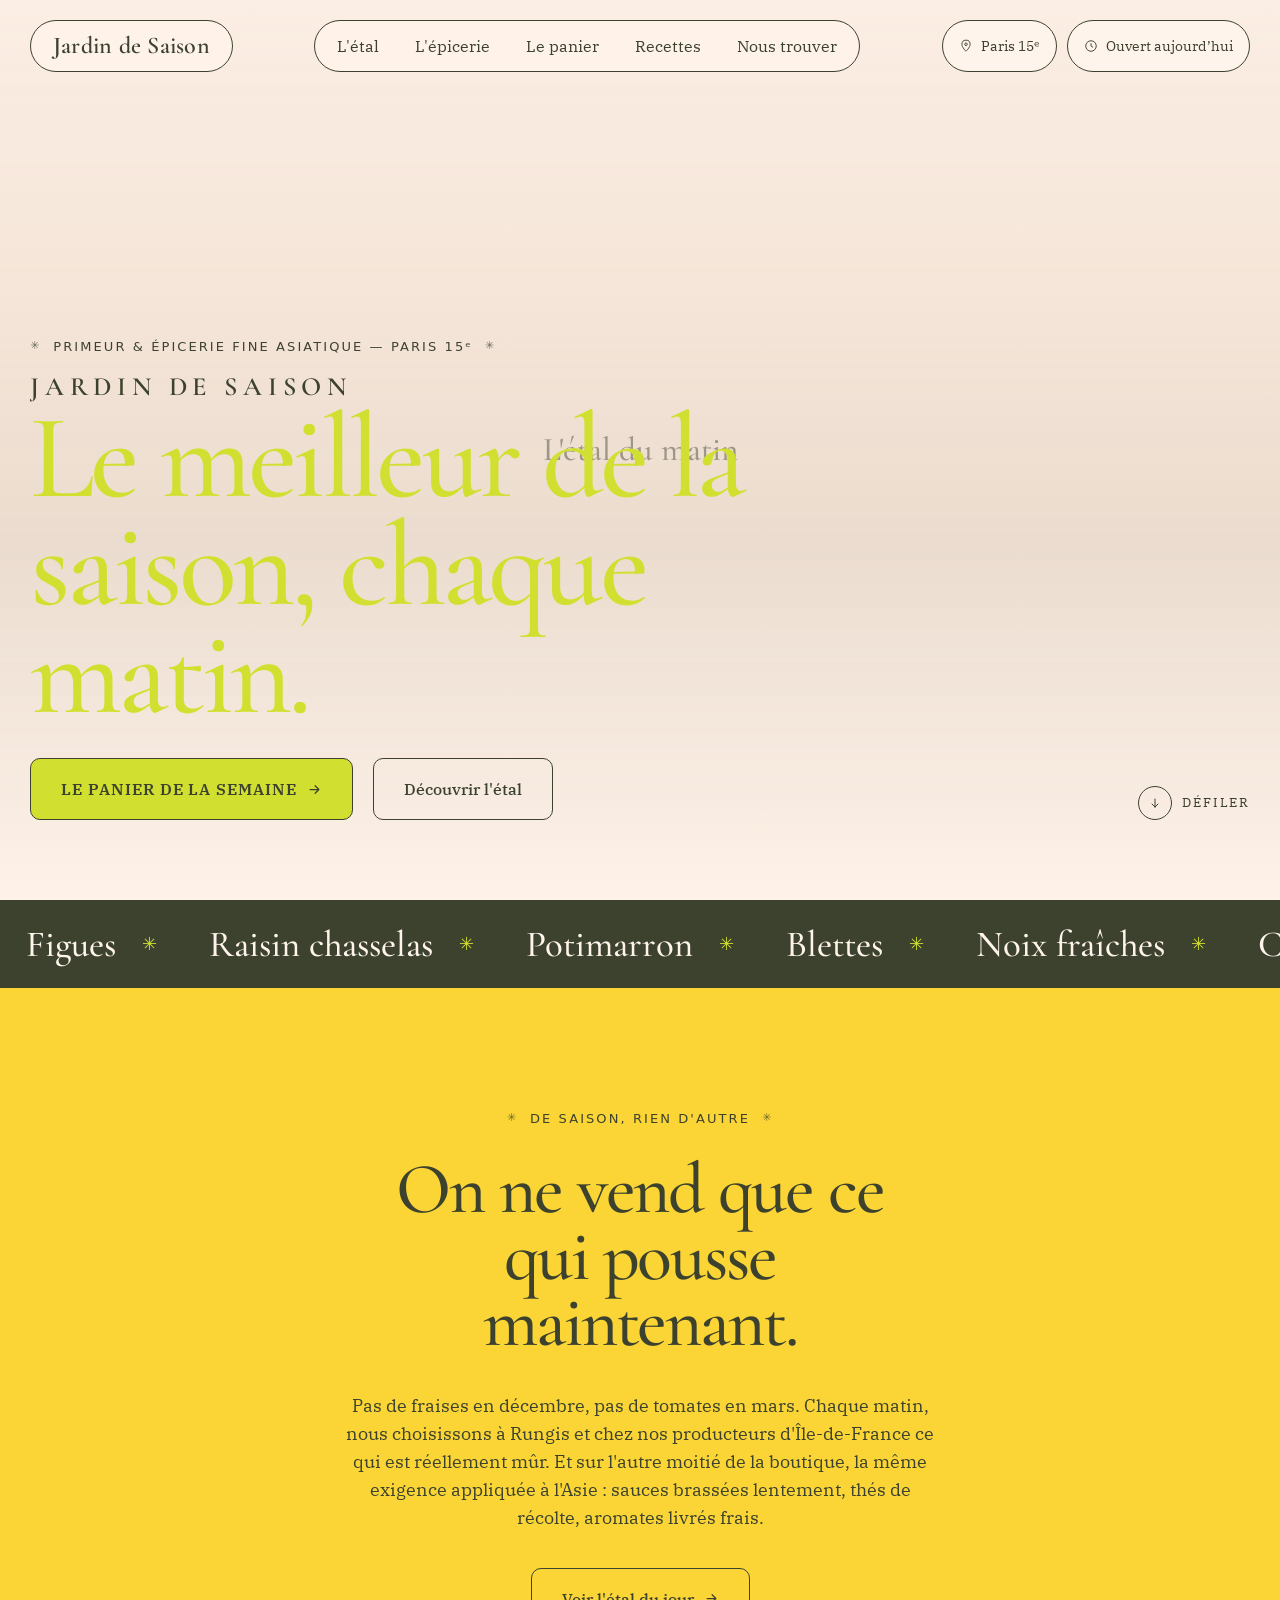
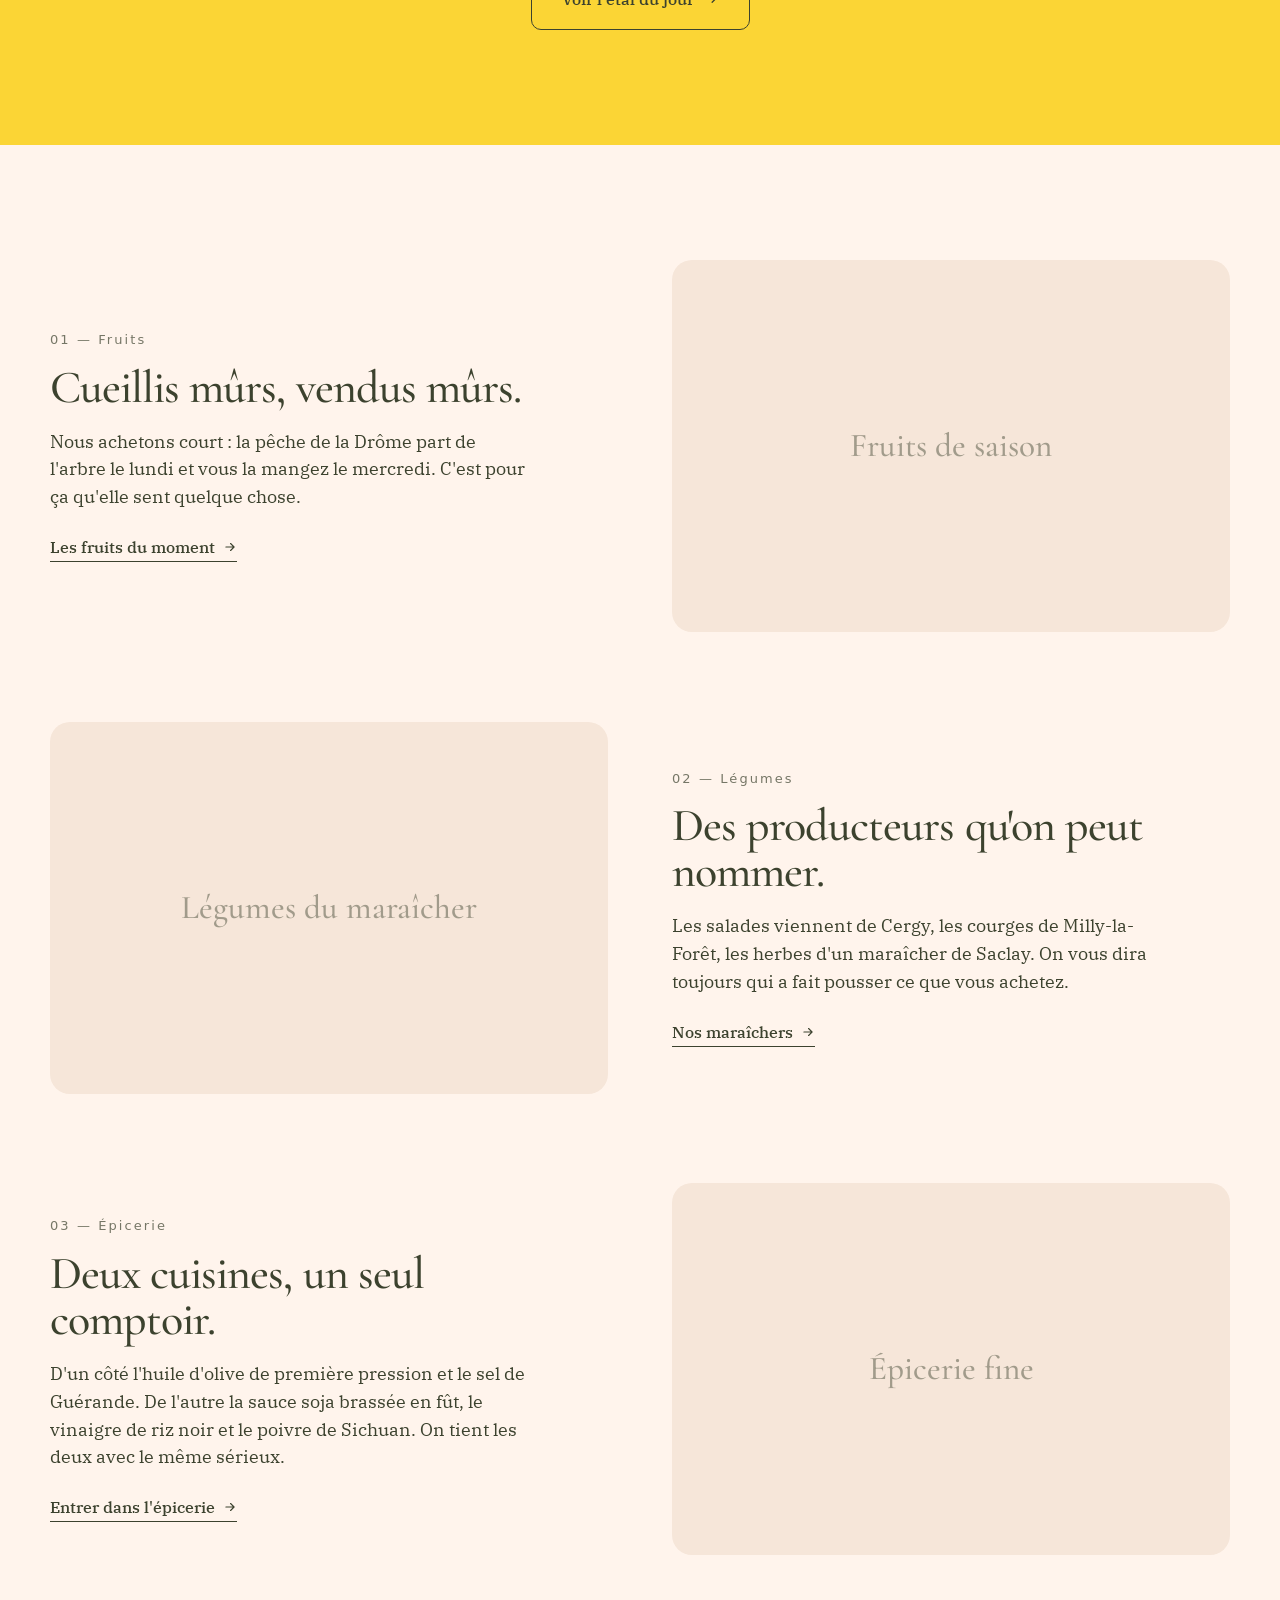
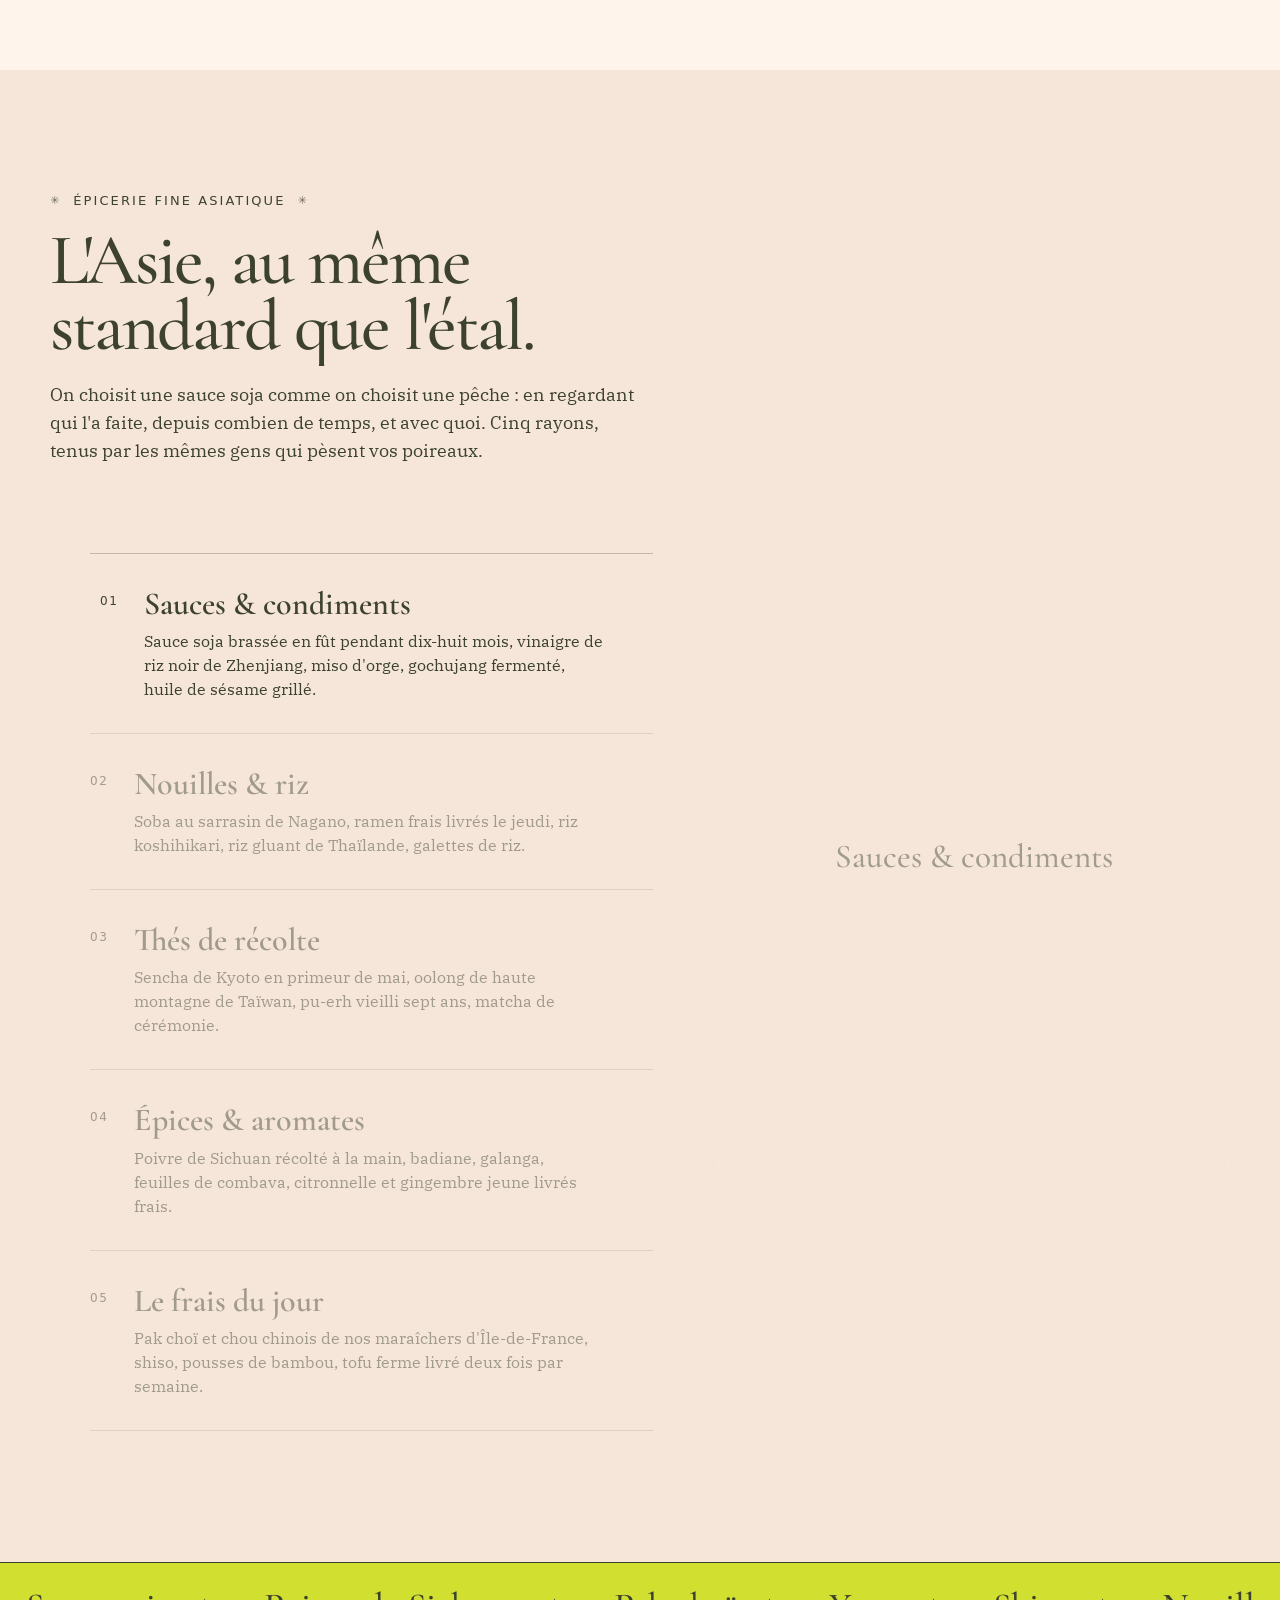
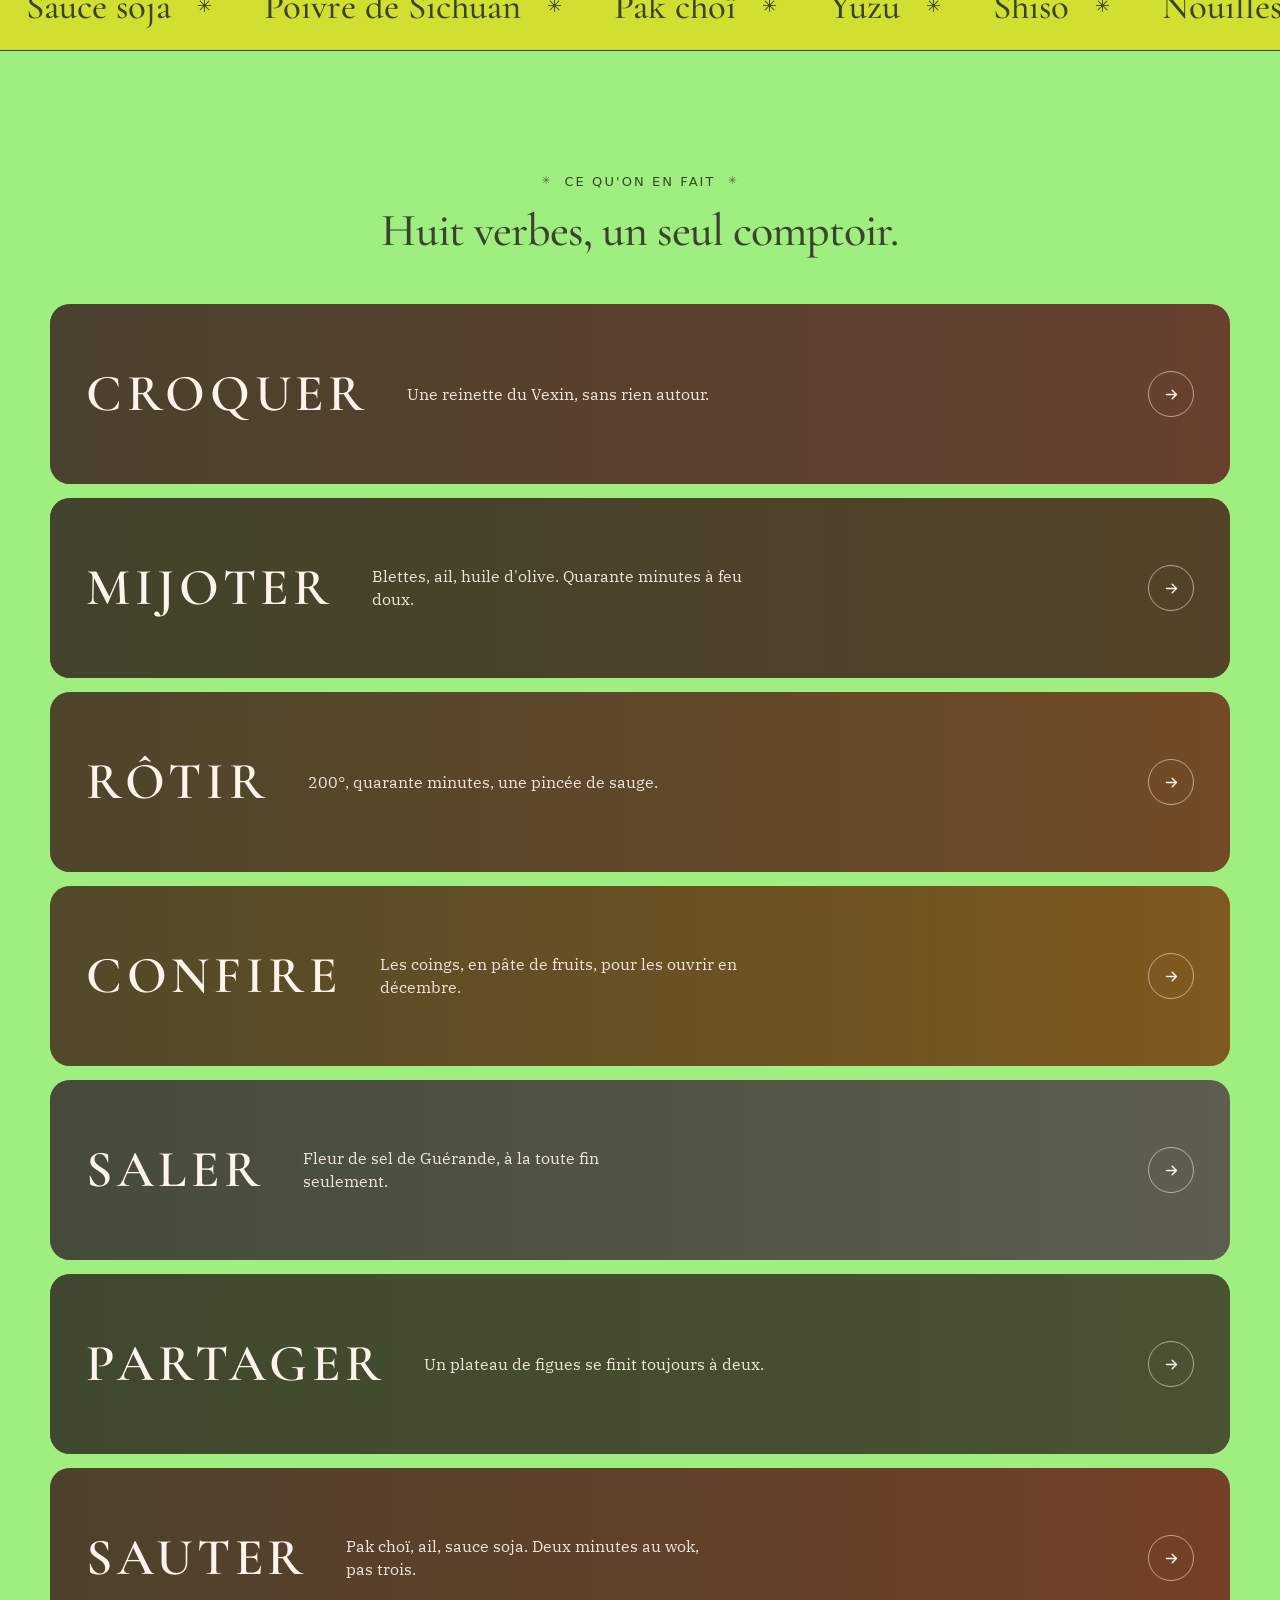
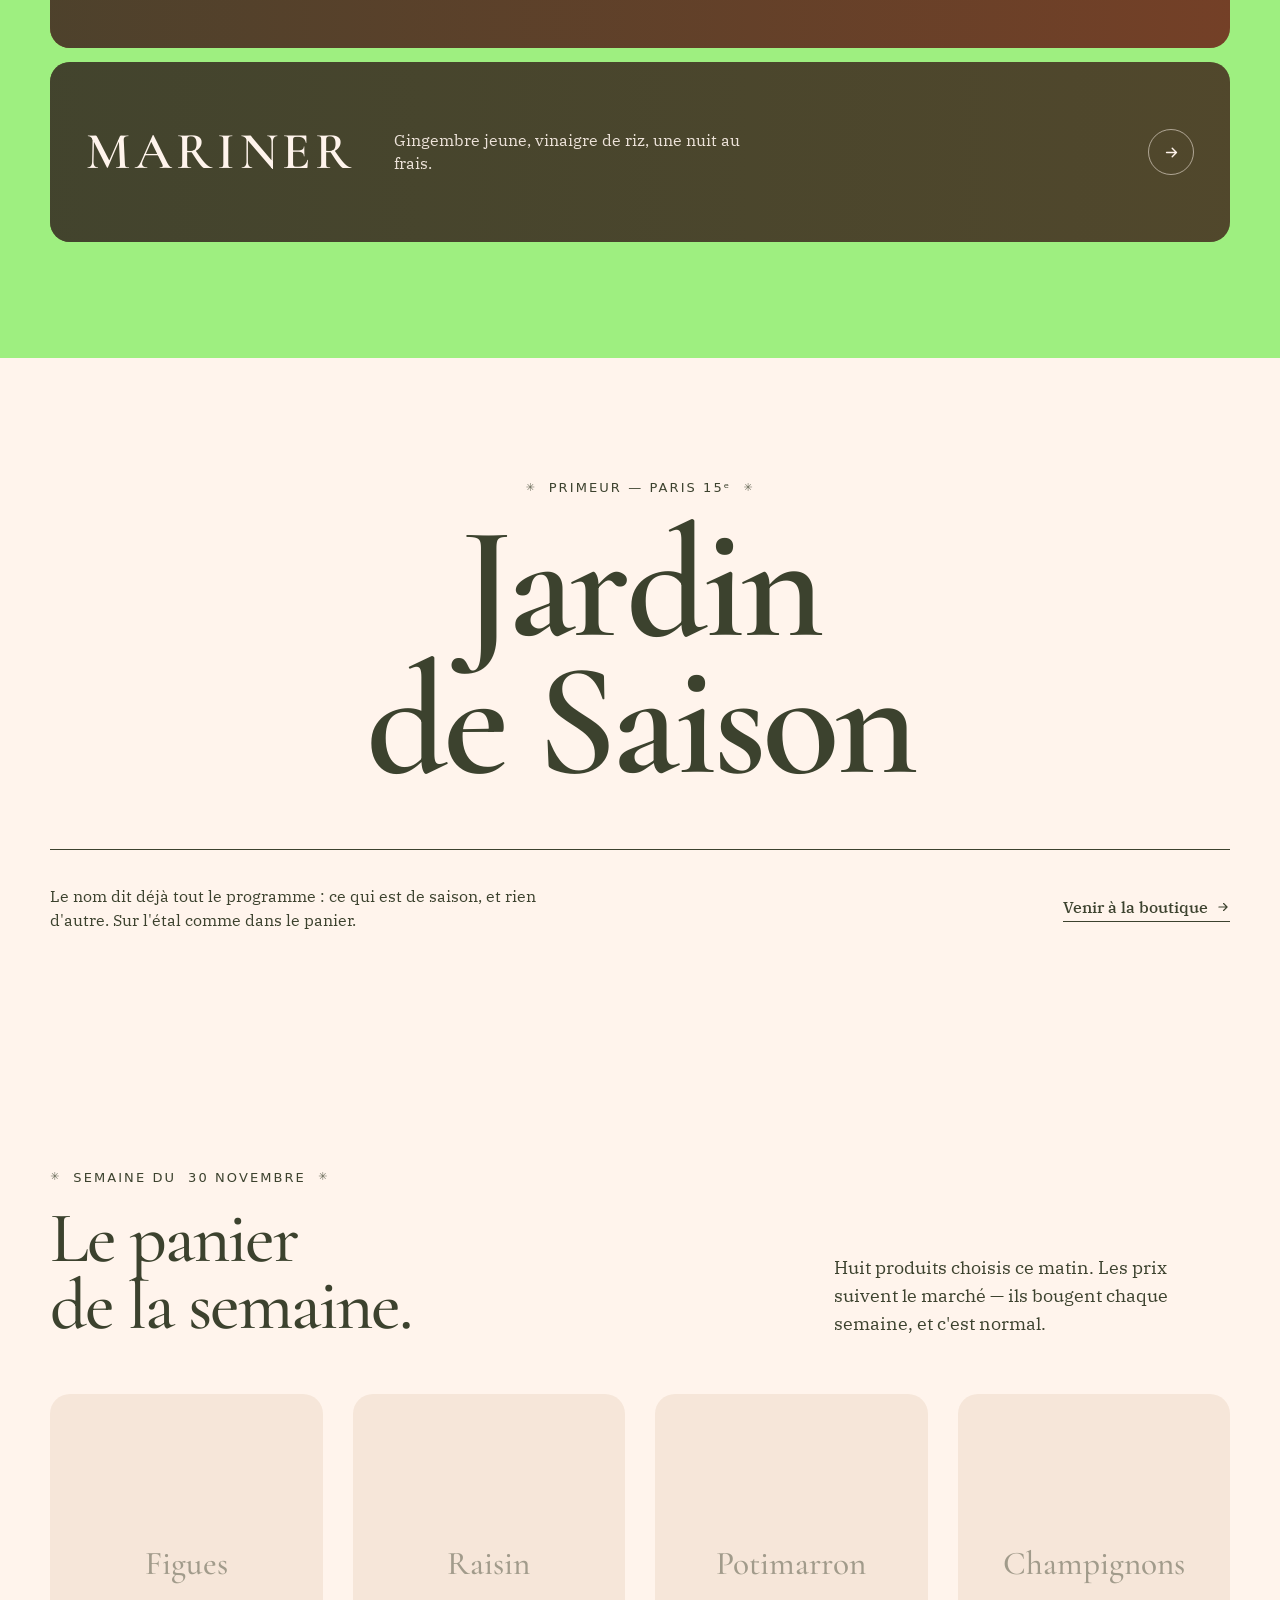
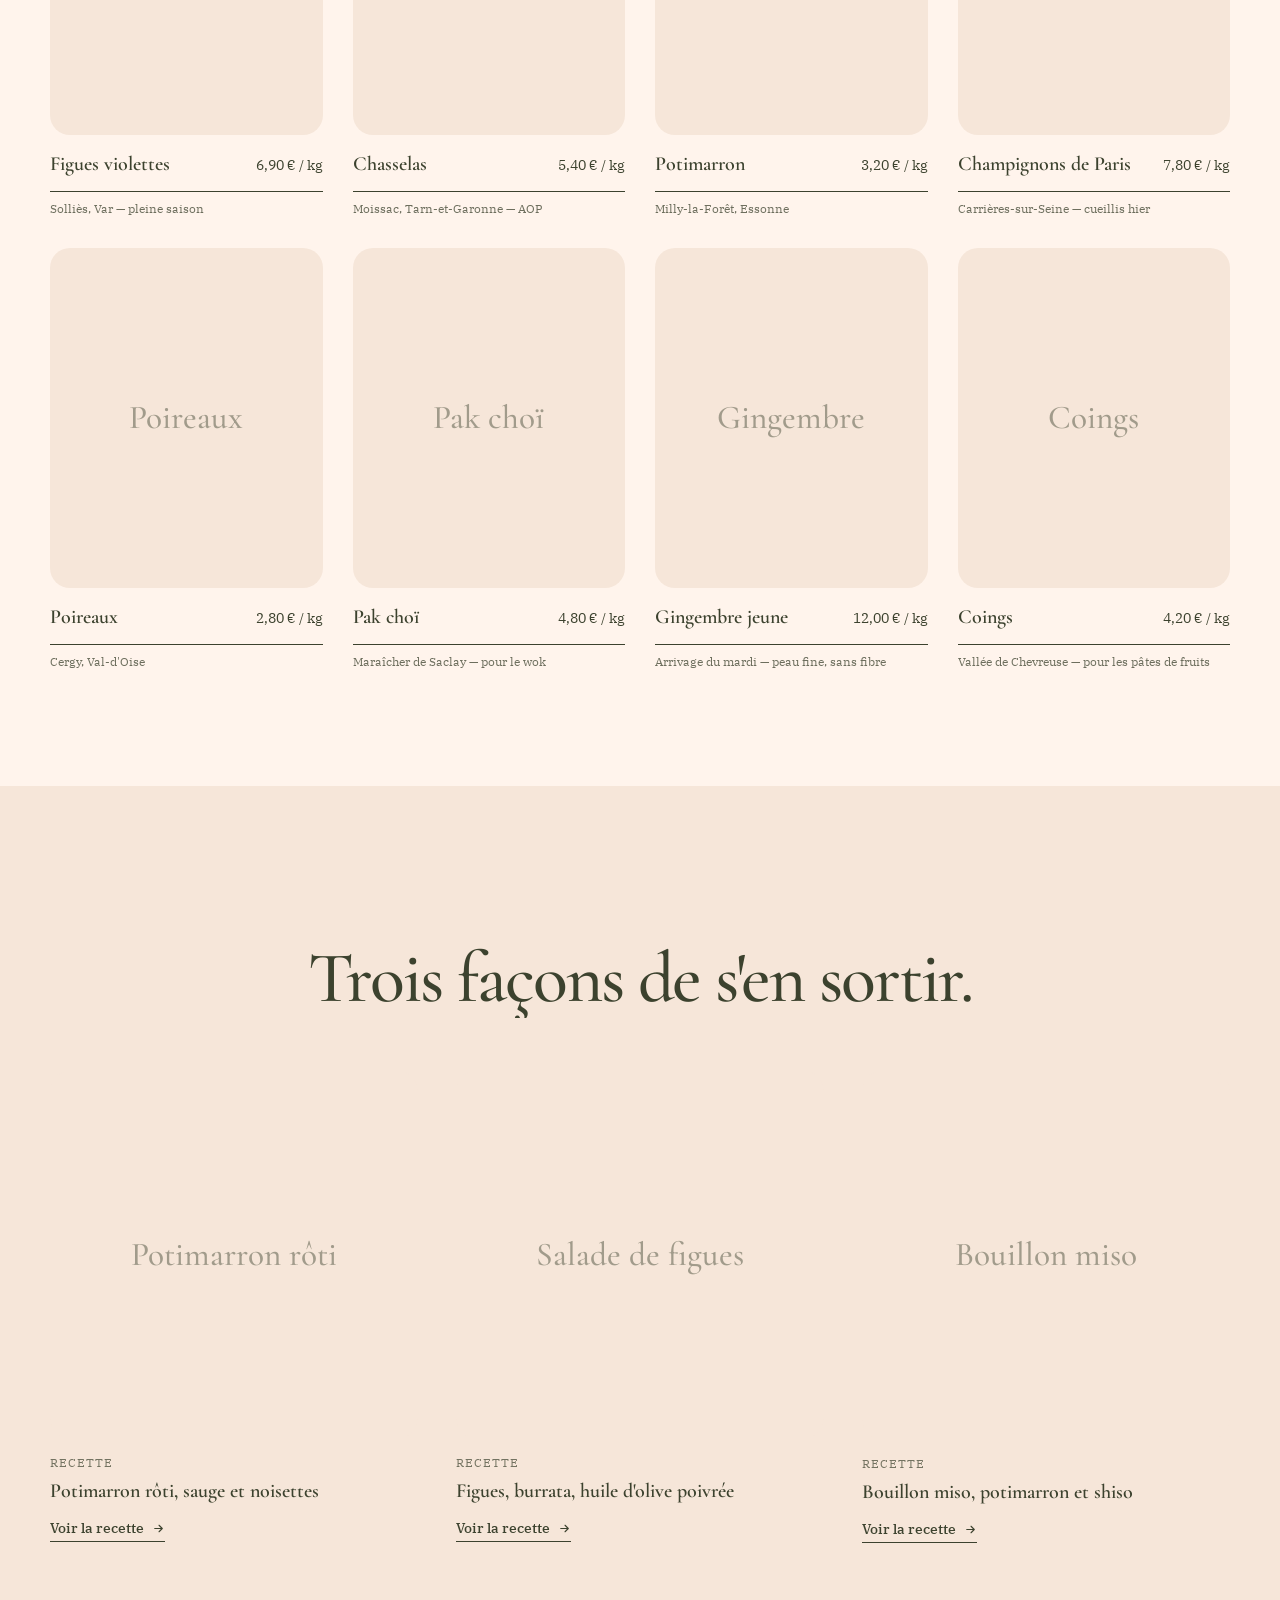
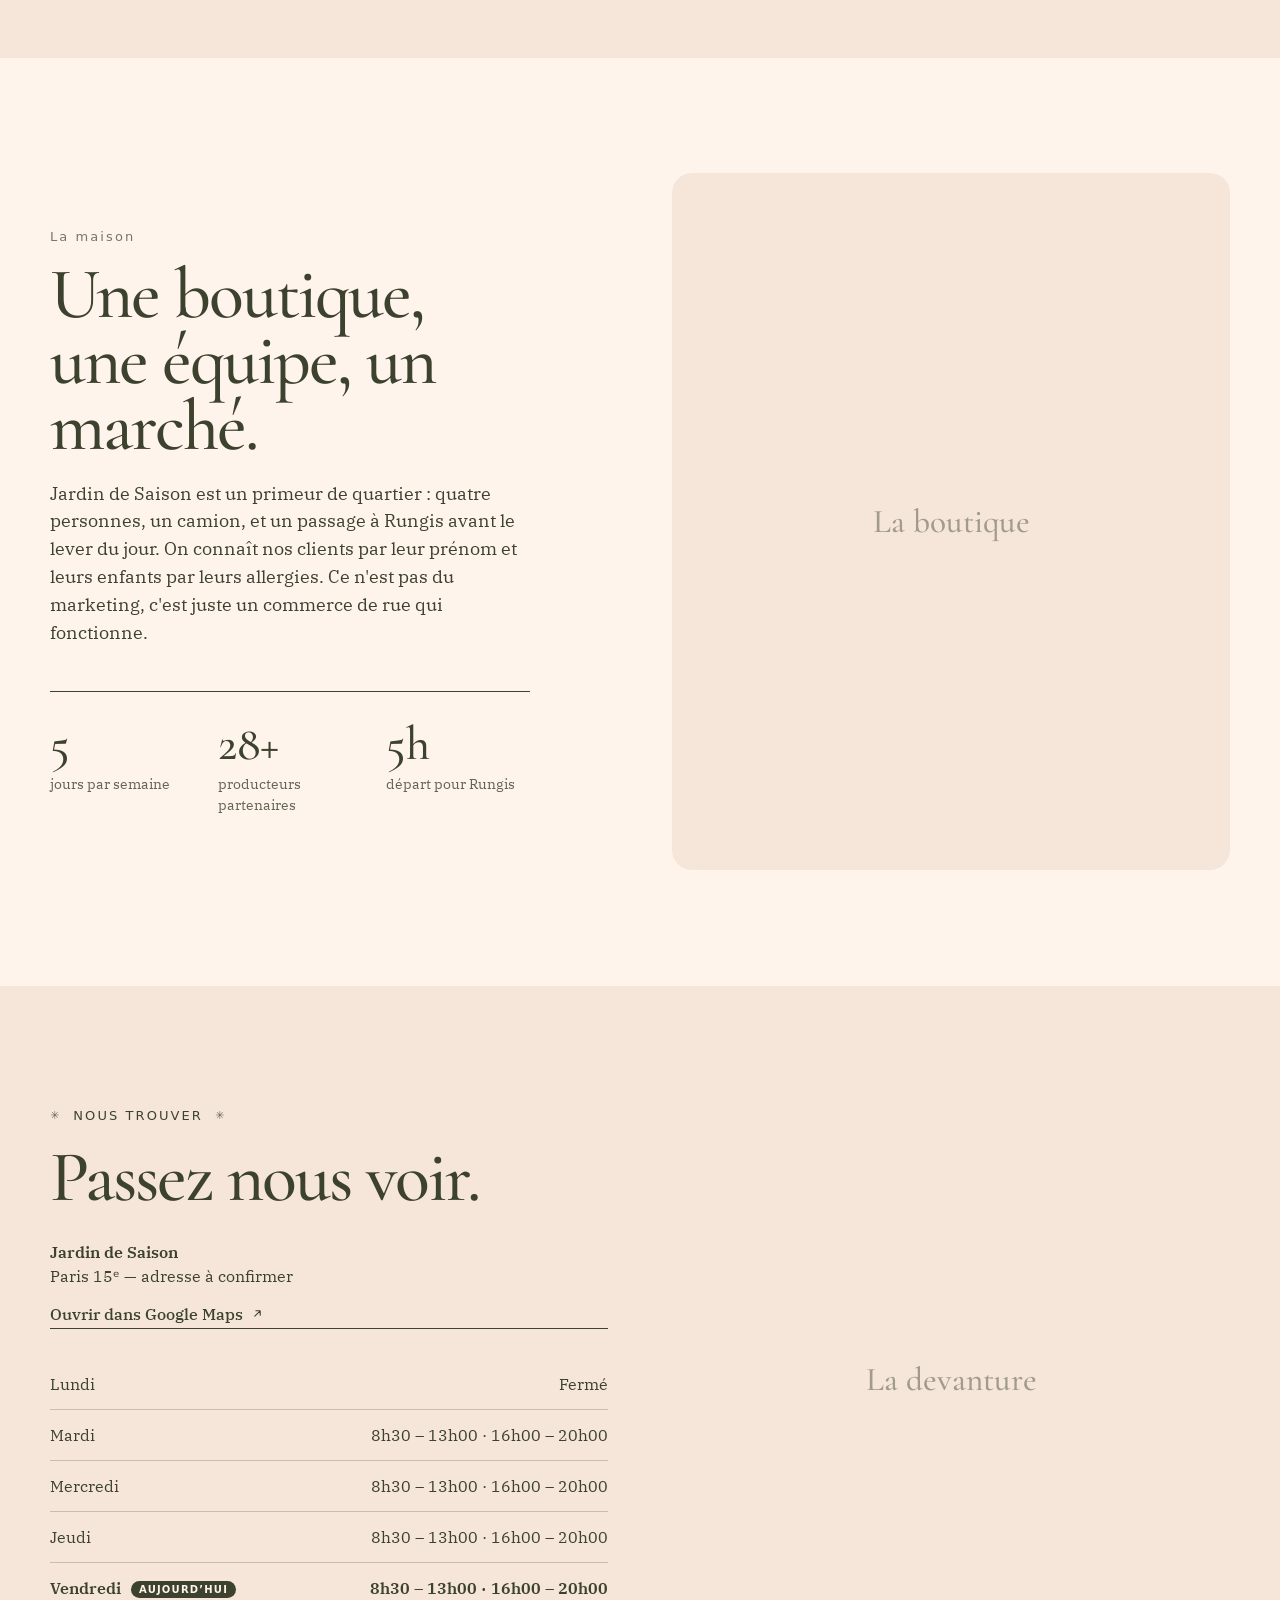
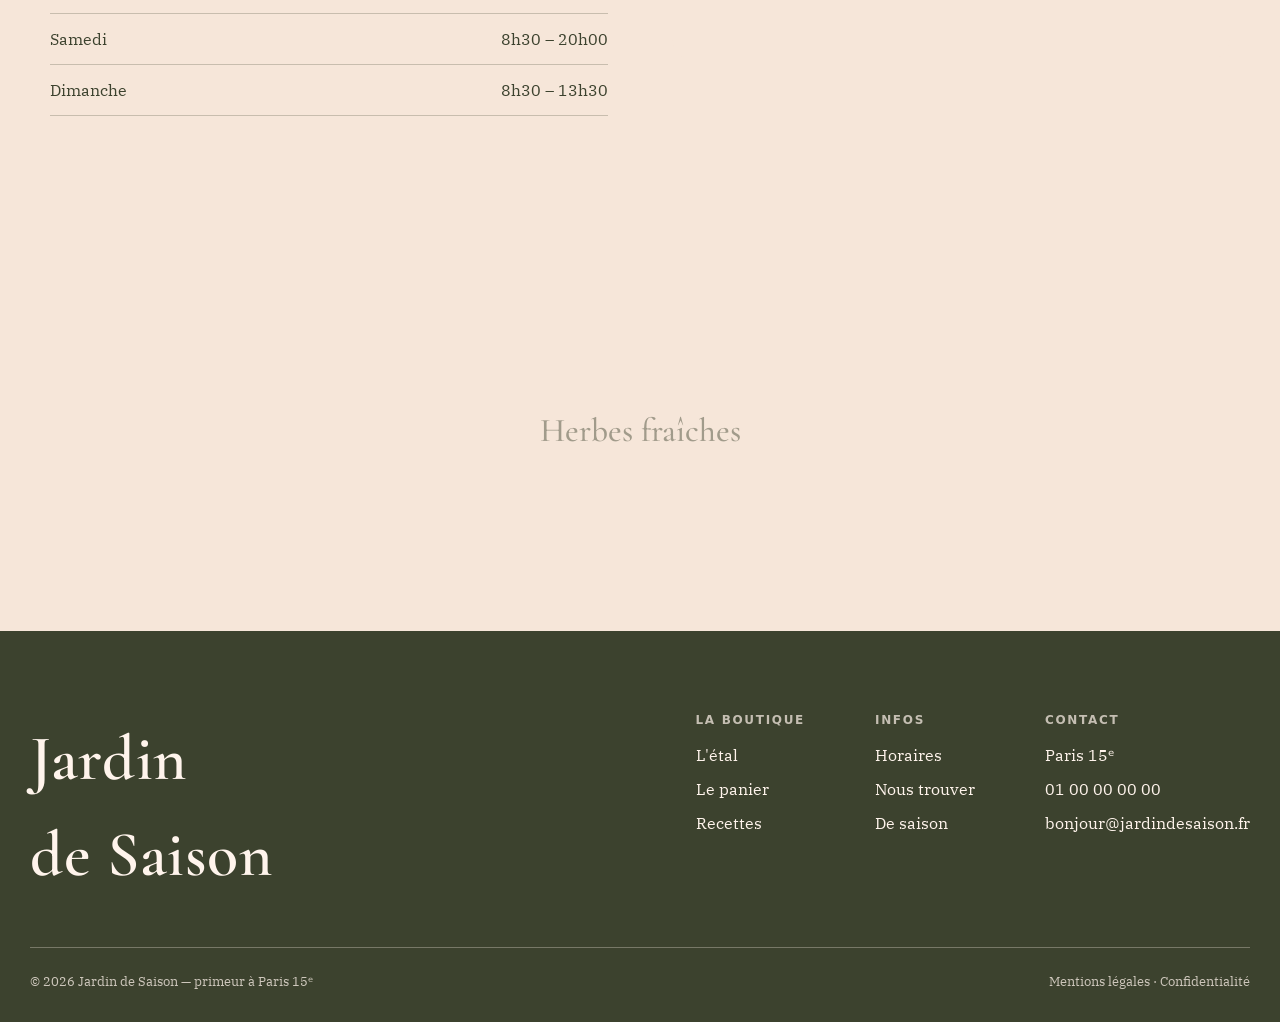
<file: jardin-de-saison/index.html>
<!DOCTYPE html>
<html lang="fr">
<head>
<meta charset="UTF-8">
<meta name="viewport" content="width=device-width, initial-scale=1.0">
<title>Jardin de Saison — Primeur & épicerie fine asiatique, Paris 15ᵉ</title>
<meta name="description" content="Jardin de Saison, primeur et épicerie fine asiatique à Paris 15ᵉ : fruits et légumes de saison choisis chaque matin, sauces, nouilles, thés et aromates d'Asie.">
<link rel="icon" href="data:image/svg+xml,<svg xmlns=%22http://www.w3.org/2000/svg%22 viewBox=%220 0 100 100%22><text y=%22.9em%22 font-size=%2290%22>✳</text></svg>">
<link rel="stylesheet" href="css/style.css">
</head>
<body>

<div class="progress" id="progress"></div>
<div class="cursor" id="cursor"></div>

<!-- ============================ NAV ============================ -->
<header class="nav" id="nav">
  <a href="#top" class="wordmark">Jardin de Saison</a>

  <nav class="nav-links">
    <a href="#letal">L'étal</a>
    <a href="#epicerie">L'épicerie</a>
    <a href="#panier">Le panier</a>
    <a href="#recettes">Recettes</a>
    <a href="#infos">Nous trouver</a>
  </nav>

  <div class="nav-right">
    <a href="#infos" class="pill">
      <svg width="14" height="14" viewBox="0 0 24 24" fill="none"><path d="M12 21s7-6.5 7-12a7 7 0 10-14 0c0 5.5 7 12 7 12z" stroke="currentColor" stroke-width="1.6"/><circle cx="12" cy="9" r="2.2" stroke="currentColor" stroke-width="1.6"/></svg>
      Paris 15ᵉ
    </a>
    <a href="#infos" class="pill">
      <svg width="14" height="14" viewBox="0 0 24 24" fill="none"><path d="M12 8v4l3 2" stroke="currentColor" stroke-width="1.6" stroke-linecap="round"/><circle cx="12" cy="12" r="9" stroke="currentColor" stroke-width="1.6"/></svg>
      <span id="openState">Horaires</span>
    </a>
    <button class="nav-toggle" id="navToggle" aria-label="Ouvrir le menu">Menu</button>
  </div>
</header>

<div class="mobile-panel" id="mobilePanel">
  <a href="#letal">L'étal</a>
  <a href="#epicerie">L'épicerie</a>
  <a href="#panier">Le panier</a>
  <a href="#recettes">Recettes</a>
  <a href="#infos">Nous trouver</a>
  <div class="mp-foot">Primeur &amp; épicerie asiatique — Paris 15ᵉ</div>
</div>

<main id="top">

<!-- ============================ HERO ============================ -->
<section class="hero">
  <div class="photo photo--flat" id="heroPhoto" data-label="L'étal du matin"
       data-photos="1542838132-92c53300491e|1488459716781-31db52582fe9|1518843875459-f738682238a6"
       data-alt="Étal de fruits et légumes de saison"></div>
  <div class="hero-scrim"></div>

  <div class="hero-content">
    <p class="badge">Primeur &amp; épicerie fine asiatique — Paris 15ᵉ</p>
    <p class="hero-name mask-reveal"><span>Jardin de Saison</span></p>
    <h1 class="display hero-title mask-reveal"><span>Le meilleur de la saison, chaque matin.</span></h1>
    <div class="hero-foot">
      <a href="#panier" class="btn btn--filled">
        Le panier de la semaine
        <svg class="arrow" width="15" height="15" viewBox="0 0 24 24" fill="none"><path d="M5 12h14M13 6l6 6-6 6" stroke="currentColor" stroke-width="2" stroke-linecap="round" stroke-linejoin="round"/></svg>
      </a>
      <a href="#letal" class="btn btn--ghost">Découvrir l'étal</a>
    </div>
  </div>

  <div class="scroll-hint">
    <span><svg width="12" height="12" viewBox="0 0 24 24" fill="none"><path d="M12 4v16m0 0l-6-6m6 6l6-6" stroke="currentColor" stroke-width="2" stroke-linecap="round" stroke-linejoin="round"/></svg></span>
    Défiler
  </div>
</section>

<!-- ============================ TICKER ============================ -->
<div class="ticker" aria-hidden="true">
  <div class="ticker-track">
    <span>Figues</span><span>Raisin chasselas</span><span>Potimarron</span><span>Blettes</span><span>Noix fraîches</span><span>Champignons</span><span>Poireaux</span><span>Coings</span>
    <span>Figues</span><span>Raisin chasselas</span><span>Potimarron</span><span>Blettes</span><span>Noix fraîches</span><span>Champignons</span><span>Poireaux</span><span>Coings</span>
  </div>
</div>

<!-- ============================ MANIFESTE (moutarde) ============================ -->
<section class="band band--mustard" id="saison">
  <div class="inner manifesto">
    <p class="badge reveal">De saison, rien d'autre</p>
    <h2 class="heading mask-reveal"><span>On ne vend que ce qui pousse maintenant.</span></h2>
    <p class="lede reveal d2">Pas de fraises en décembre, pas de tomates en mars. Chaque matin, nous choisissons à Rungis et chez nos producteurs d'Île-de-France ce qui est réellement mûr. Et sur l'autre moitié de la boutique, la même exigence appliquée à l'Asie : sauces brassées lentement, thés de récolte, aromates livrés frais.</p>
    <a href="#panier" class="btn btn--ghost reveal d3">
      Voir l'étal du jour
      <svg class="arrow" width="15" height="15" viewBox="0 0 24 24" fill="none"><path d="M5 12h14M13 6l6 6-6 6" stroke="currentColor" stroke-width="2" stroke-linecap="round" stroke-linejoin="round"/></svg>
    </a>
  </div>
</section>

<!-- ============================ BLOCS SCINDÉS ============================ -->
<section class="band band--cream" id="letal">
  <div class="inner">

    <div class="split">
      <div class="split-text reveal">
        <p class="split-index">01 — Fruits</p>
        <h3 class="heading-sm">Cueillis mûrs, vendus mûrs.</h3>
        <p class="lede">Nous achetons court : la pêche de la Drôme part de l'arbre le lundi et vous la mangez le mercredi. C'est pour ça qu'elle sent quelque chose.</p>
        <a href="#panier" class="link-arrow">Les fruits du moment
          <svg width="14" height="14" viewBox="0 0 24 24" fill="none"><path d="M5 12h14M13 6l6 6-6 6" stroke="currentColor" stroke-width="2" stroke-linecap="round" stroke-linejoin="round"/></svg>
        </a>
      </div>
      <div class="photo photo--landscape reveal d1" data-label="Fruits de saison"
           data-photos="1610832958506-aa56368176cf|1519996529931-28324d5a630e|1564093497595-593b96d80180"
           data-alt="Fruits de saison sur l'étal"></div>
    </div>

    <div class="split split--flip">
      <div class="split-text reveal">
        <p class="split-index">02 — Légumes</p>
        <h3 class="heading-sm">Des producteurs qu'on peut nommer.</h3>
        <p class="lede">Les salades viennent de Cergy, les courges de Milly-la-Forêt, les herbes d'un maraîcher de Saclay. On vous dira toujours qui a fait pousser ce que vous achetez.</p>
        <a href="#panier" class="link-arrow">Nos maraîchers
          <svg width="14" height="14" viewBox="0 0 24 24" fill="none"><path d="M5 12h14M13 6l6 6-6 6" stroke="currentColor" stroke-width="2" stroke-linecap="round" stroke-linejoin="round"/></svg>
        </a>
      </div>
      <div class="photo photo--landscape reveal d1" data-label="Légumes du maraîcher"
           data-photos="1540420773420-3366772f4999|1518977676601-b53f82aba655|1466637574441-749b8f19452f"
           data-alt="Légumes frais du maraîcher"></div>
    </div>

    <div class="split">
      <div class="split-text reveal">
        <p class="split-index">03 — Épicerie</p>
        <h3 class="heading-sm">Deux cuisines, un seul comptoir.</h3>
        <p class="lede">D'un côté l'huile d'olive de première pression et le sel de Guérande. De l'autre la sauce soja brassée en fût, le vinaigre de riz noir et le poivre de Sichuan. On tient les deux avec le même sérieux.</p>
        <a href="#epicerie" class="link-arrow">Entrer dans l'épicerie
          <svg width="14" height="14" viewBox="0 0 24 24" fill="none"><path d="M5 12h14M13 6l6 6-6 6" stroke="currentColor" stroke-width="2" stroke-linecap="round" stroke-linejoin="round"/></svg>
        </a>
      </div>
      <div class="photo photo--landscape reveal d1" data-label="Épicerie fine"
           data-photos="1596040033229-a9821ebd058d|1474979266404-7eaacbcd87c5|1509440159596-0249088772ff"
           data-alt="Épicerie fine et huile d'olive"></div>
    </div>

  </div>
</section>

<!-- ============================ ÉPICERIE ASIATIQUE ============================ -->
<section class="band band--peach epicerie" id="epicerie">
  <div class="inner">
    <div class="epicerie-head">
      <p class="badge reveal">Épicerie fine asiatique</p>
      <h2 class="heading mask-reveal"><span>L'Asie, au même<br>standard que l'étal.</span></h2>
      <p class="lede reveal d2">On choisit une sauce soja comme on choisit une pêche : en regardant qui l'a faite, depuis combien de temps, et avec quoi. Cinq rayons, tenus par les mêmes gens qui pèsent vos poireaux.</p>
    </div>

    <div class="epicerie-grid">
      <ol class="epicerie-list" id="epicerieList">
        <li class="ep-item is-active" data-idx="0">
          <span class="ep-num">01</span>
          <div>
            <h3>Sauces &amp; condiments</h3>
            <p>Sauce soja brassée en fût pendant dix-huit mois, vinaigre de riz noir de Zhenjiang, miso d'orge, gochujang fermenté, huile de sésame grillé.</p>
          </div>
        </li>
        <li class="ep-item" data-idx="1">
          <span class="ep-num">02</span>
          <div>
            <h3>Nouilles &amp; riz</h3>
            <p>Soba au sarrasin de Nagano, ramen frais livrés le jeudi, riz koshihikari, riz gluant de Thaïlande, galettes de riz.</p>
          </div>
        </li>
        <li class="ep-item" data-idx="2">
          <span class="ep-num">03</span>
          <div>
            <h3>Thés de récolte</h3>
            <p>Sencha de Kyoto en primeur de mai, oolong de haute montagne de Taïwan, pu-erh vieilli sept ans, matcha de cérémonie.</p>
          </div>
        </li>
        <li class="ep-item" data-idx="3">
          <span class="ep-num">04</span>
          <div>
            <h3>Épices &amp; aromates</h3>
            <p>Poivre de Sichuan récolté à la main, badiane, galanga, feuilles de combava, citronnelle et gingembre jeune livrés frais.</p>
          </div>
        </li>
        <li class="ep-item" data-idx="4">
          <span class="ep-num">05</span>
          <div>
            <h3>Le frais du jour</h3>
            <p>Pak choï et chou chinois de nos maraîchers d'Île-de-France, shiso, pousses de bambou, tofu ferme livré deux fois par semaine.</p>
          </div>
        </li>
      </ol>

      <div class="epicerie-sticky">
        <div class="epicerie-stack" id="epicerieStack">
          <div class="photo ep-photo is-active" data-idx="0" data-label="Sauces &amp; condiments"
               data-photos="1582576163090-09d3b6f5b0b3|1596040033229-a9821ebd058d|1474979266404-7eaacbcd87c5"
               data-alt="Sauces et condiments asiatiques"></div>
          <div class="photo ep-photo" data-idx="1" data-label="Nouilles &amp; riz"
               data-photos="1569718212165-3a8278d5f624|1552611052-33e04de081de|1585032226651-759b368d7246"
               data-alt="Nouilles et riz"></div>
          <div class="photo ep-photo" data-idx="2" data-label="Thés de récolte"
               data-photos="1563822249548-9a72b6353cd1|1544787219-7f47ccb76574|1571934811356-5cc061b6821f"
               data-alt="Thés verts en vrac"></div>
          <div class="photo ep-photo" data-idx="3" data-label="Épices &amp; aromates"
               data-photos="1596040033229-a9821ebd058d|1509358271058-acd22cc93898|1532336414038-cf19250c5757"
               data-alt="Épices et aromates"></div>
          <div class="photo ep-photo" data-idx="4" data-label="Le frais du jour"
               data-photos="1576045057995-568f588f82fb|1540420773420-3366772f4999|1518977676601-b53f82aba655"
               data-alt="Légumes asiatiques frais"></div>
        </div>
      </div>
    </div>
  </div>
</section>

<!-- ============================ TICKER ASIE ============================ -->
<div class="ticker ticker--reverse ticker--evoo" aria-hidden="true">
  <div class="ticker-track">
    <span>Sauce soja</span><span>Poivre de Sichuan</span><span>Pak choï</span><span>Yuzu</span><span>Shiso</span><span>Nouilles soba</span><span>Combava</span><span>Gingembre jeune</span><span>Miso d'orge</span><span>Citronnelle</span>
    <span>Sauce soja</span><span>Poivre de Sichuan</span><span>Pak choï</span><span>Yuzu</span><span>Shiso</span><span>Nouilles soba</span><span>Combava</span><span>Gingembre jeune</span><span>Miso d'orge</span><span>Citronnelle</span>
  </div>
</div>

<!-- ============================ MOTS DISPERSÉS (vert) ============================ -->
<section class="band band--green" id="verbes">
  <div class="inner verbs-head">
    <p class="badge reveal">Ce qu'on en fait</p>
    <h2 class="heading-sm mask-reveal"><span>Huit verbes, un seul comptoir.</span></h2>
  </div>

  <div class="verb-banners inner">
    <a class="verb-banner reveal" href="#recettes" style="--vb-fallback:#7b3f2e;"
       data-photos="1568702846914-96b305d2aaeb|1560806887-1e4cd0b6cbd6|1570913149827-d2ac84ab3f9a"
       data-alt="Pommes fraîches">
      <span class="vb-word">Croquer</span>
      <span class="vb-note">Une reinette du Vexin, sans rien autour.</span>
      <span class="vb-arrow" aria-hidden="true">
        <svg width="17" height="17" viewBox="0 0 24 24" fill="none"><path d="M5 12h14M13 6l6 6-6 6" stroke="currentColor" stroke-width="2" stroke-linecap="round" stroke-linejoin="round"/></svg>
      </span>
    </a>

    <a class="verb-banner reveal" href="#recettes" style="--vb-fallback:#5d4326;"
       data-photos="1547592180-85f173990554|1476718406336-bb5a9690ee2a|1604909052743-94e838986d24"
       data-alt="Plat qui mijote">
      <span class="vb-word">Mijoter</span>
      <span class="vb-note">Blettes, ail, huile d'olive. Quarante minutes à feu doux.</span>
      <span class="vb-arrow" aria-hidden="true">
        <svg width="17" height="17" viewBox="0 0 24 24" fill="none"><path d="M5 12h14M13 6l6 6-6 6" stroke="currentColor" stroke-width="2" stroke-linecap="round" stroke-linejoin="round"/></svg>
      </span>
    </a>

    <a class="verb-banner reveal" href="#recettes" style="--vb-fallback:#8a4f22;"
       data-photos="1476124369491-e7addf5db371|1518492104633-130d0cc84637|1547592180-85f173990554"
       data-alt="Légumes rôtis au four">
      <span class="vb-word">Rôtir</span>
      <span class="vb-note">200°, quarante minutes, une pincée de sauge.</span>
      <span class="vb-arrow" aria-hidden="true">
        <svg width="17" height="17" viewBox="0 0 24 24" fill="none"><path d="M5 12h14M13 6l6 6-6 6" stroke="currentColor" stroke-width="2" stroke-linecap="round" stroke-linejoin="round"/></svg>
      </span>
    </a>

    <a class="verb-banner reveal" href="#recettes" style="--vb-fallback:#9c6218;"
       data-photos="1571680322279-a226e6a4cc2a|1474979266404-7eaacbcd87c5|1601379329542-31c59a1c0d4f"
       data-alt="Coings et pâte de fruits">
      <span class="vb-word">Confire</span>
      <span class="vb-note">Les coings, en pâte de fruits, pour les ouvrir en décembre.</span>
      <span class="vb-arrow" aria-hidden="true">
        <svg width="17" height="17" viewBox="0 0 24 24" fill="none"><path d="M5 12h14M13 6l6 6-6 6" stroke="currentColor" stroke-width="2" stroke-linecap="round" stroke-linejoin="round"/></svg>
      </span>
    </a>

    <a class="verb-banner reveal" href="#recettes" style="--vb-fallback:#6b6a5e;"
       data-photos="1472162072942-cd5147eb3902|1556909212-d5b604d0c90d|1518110925495-5fe2fda0442c"
       data-alt="Fleur de sel">
      <span class="vb-word">Saler</span>
      <span class="vb-note">Fleur de sel de Guérande, à la toute fin seulement.</span>
      <span class="vb-arrow" aria-hidden="true">
        <svg width="17" height="17" viewBox="0 0 24 24" fill="none"><path d="M5 12h14M13 6l6 6-6 6" stroke="currentColor" stroke-width="2" stroke-linecap="round" stroke-linejoin="round"/></svg>
      </span>
    </a>

    <a class="verb-banner reveal" href="#recettes" style="--vb-fallback:#4f5a33;"
       data-photos="1517248135467-4c7edcad34c4|1414235077428-338989a2e8c0|1490474418585-ba9bad8fd0ea"
       data-alt="Table partagée">
      <span class="vb-word">Partager</span>
      <span class="vb-note">Un plateau de figues se finit toujours à deux.</span>
      <span class="vb-arrow" aria-hidden="true">
        <svg width="17" height="17" viewBox="0 0 24 24" fill="none"><path d="M5 12h14M13 6l6 6-6 6" stroke="currentColor" stroke-width="2" stroke-linecap="round" stroke-linejoin="round"/></svg>
      </span>
    </a>

    <a class="verb-banner reveal" href="#epicerie" style="--vb-fallback:#8c3f24;"
       data-photos="1512058564366-18510be2db19|1603133872878-684f208fb84b|1585032226651-759b368d7246"
       data-alt="Wok en pleine cuisson">
      <span class="vb-word">Sauter</span>
      <span class="vb-note">Pak choï, ail, sauce soja. Deux minutes au wok, pas trois.</span>
      <span class="vb-arrow" aria-hidden="true">
        <svg width="17" height="17" viewBox="0 0 24 24" fill="none"><path d="M5 12h14M13 6l6 6-6 6" stroke="currentColor" stroke-width="2" stroke-linecap="round" stroke-linejoin="round"/></svg>
      </span>
    </a>

    <a class="verb-banner reveal" href="#epicerie" style="--vb-fallback:#5a4a2b;"
       data-photos="1509358271058-acd22cc93898|1532336414038-cf19250c5757|1596040033229-a9821ebd058d"
       data-alt="Marinade et aromates">
      <span class="vb-word">Mariner</span>
      <span class="vb-note">Gingembre jeune, vinaigre de riz, une nuit au frais.</span>
      <span class="vb-arrow" aria-hidden="true">
        <svg width="17" height="17" viewBox="0 0 24 24" fill="none"><path d="M5 12h14M13 6l6 6-6 6" stroke="currentColor" stroke-width="2" stroke-linecap="round" stroke-linejoin="round"/></svg>
      </span>
    </a>

  </div>
</section>

<!-- ============================ SIGNATURE DE L'ENSEIGNE ============================ -->
<section class="band band--cream signature">
  <div class="inner">
    <p class="badge reveal">Primeur — Paris 15ᵉ</p>
    <p class="signature-name mask-reveal"><span>Jardin<br>de Saison</span></p>
    <div class="signature-foot reveal d2">
      <p>Le nom dit déjà tout le programme : ce qui est de saison, et rien d'autre. Sur l'étal comme dans le panier.</p>
      <a href="#infos" class="link-arrow">Venir à la boutique
        <svg width="14" height="14" viewBox="0 0 24 24" fill="none"><path d="M5 12h14M13 6l6 6-6 6" stroke="currentColor" stroke-width="2" stroke-linecap="round" stroke-linejoin="round"/></svg>
      </a>
    </div>
  </div>
</section>

<!-- ============================ PANIER DE LA SEMAINE ============================ -->
<section class="band band--cream" id="panier">
  <div class="inner">
    <div class="basket-head">
      <div>
        <p class="badge reveal">Semaine du <span id="weekOf">22 septembre</span></p>
        <h2 class="heading mask-reveal" style="margin-top:18px;"><span>Le panier<br>de la semaine.</span></h2>
      </div>
      <p class="lede reveal d2" style="max-width:36ch;">Huit produits choisis ce matin. Les prix suivent le marché — ils bougent chaque semaine, et c'est normal.</p>
    </div>

    <div class="produce-grid">
      <article class="reveal zoom-on-hover">
        <div class="photo photo--portrait" data-label="Figues"
             data-photos="1601379329542-31c59a1c0d4f|1568584711075-3d021a7c3ca3"
             data-alt="Figues violettes"></div>
        <div class="produce-caption">
          <span class="produce-name">Figues violettes</span>
          <span class="produce-price">6,90 € / kg</span>
        </div>
        <p class="produce-origin">Solliès, Var — pleine saison</p>
      </article>

      <article class="reveal d1 zoom-on-hover">
        <div class="photo photo--portrait" data-label="Raisin"
             data-photos="1537640538966-79f369143f8f|1599819177626-b50f9dc3ba1a"
             data-alt="Grappes de raisin chasselas"></div>
        <div class="produce-caption">
          <span class="produce-name">Chasselas</span>
          <span class="produce-price">5,40 € / kg</span>
        </div>
        <p class="produce-origin">Moissac, Tarn-et-Garonne — AOP</p>
      </article>

      <article class="reveal d2 zoom-on-hover">
        <div class="photo photo--portrait" data-label="Potimarron"
             data-photos="1570586437263-ab629fccc818|1506917728037-b6af01a7d403"
             data-alt="Potimarrons oranges"></div>
        <div class="produce-caption">
          <span class="produce-name">Potimarron</span>
          <span class="produce-price">3,20 € / kg</span>
        </div>
        <p class="produce-origin">Milly-la-Forêt, Essonne</p>
      </article>

      <article class="reveal d3 zoom-on-hover">
        <div class="photo photo--portrait" data-label="Champignons"
             data-photos="1504545102780-26774c1bb073|1518637148063-c3dee1e8fa76"
             data-alt="Champignons de Paris frais"></div>
        <div class="produce-caption">
          <span class="produce-name">Champignons de Paris</span>
          <span class="produce-price">7,80 € / kg</span>
        </div>
        <p class="produce-origin">Carrières-sur-Seine — cueillis hier</p>
      </article>

      <article class="reveal zoom-on-hover">
        <div class="photo photo--portrait" data-label="Poireaux"
             data-photos="1580201092675-a0a6a6cafbb1|1508747703725-719777637510"
             data-alt="Bottes de poireaux"></div>
        <div class="produce-caption">
          <span class="produce-name">Poireaux</span>
          <span class="produce-price">2,80 € / kg</span>
        </div>
        <p class="produce-origin">Cergy, Val-d'Oise</p>
      </article>

      <article class="reveal d1 zoom-on-hover">
        <div class="photo photo--portrait" data-label="Pak choï"
             data-photos="1576045057995-568f588f82fb|1518977676601-b53f82aba655"
             data-alt="Pak choï frais"></div>
        <div class="produce-caption">
          <span class="produce-name">Pak choï</span>
          <span class="produce-price">4,80 € / kg</span>
        </div>
        <p class="produce-origin">Maraîcher de Saclay — pour le wok</p>
      </article>

      <article class="reveal d2 zoom-on-hover">
        <div class="photo photo--portrait" data-label="Gingembre"
             data-photos="1509358271058-acd22cc93898|1532336414038-cf19250c5757"
             data-alt="Gingembre jeune"></div>
        <div class="produce-caption">
          <span class="produce-name">Gingembre jeune</span>
          <span class="produce-price">12,00 € / kg</span>
        </div>
        <p class="produce-origin">Arrivage du mardi — peau fine, sans fibre</p>
      </article>

      <article class="reveal d3 zoom-on-hover">
        <div class="photo photo--portrait" data-label="Coings"
             data-photos="1571680322279-a226e6a4cc2a|1601379329542-31c59a1c0d4f"
             data-alt="Coings dorés"></div>
        <div class="produce-caption">
          <span class="produce-name">Coings</span>
          <span class="produce-price">4,20 € / kg</span>
        </div>
        <p class="produce-origin">Vallée de Chevreuse — pour les pâtes de fruits</p>
      </article>
    </div>
  </div>
</section>

<!-- ============================ RECETTES (pêche) ============================ -->
<section class="band band--peach" id="recettes">
  <div class="inner">
    <div style="text-align:center; margin-bottom:clamp(36px,5vw,60px);">
      <p class="badge reveal">À faire ce soir</p>
      <h2 class="heading mask-reveal" style="margin-top:18px;"><span>Trois façons de s'en sortir.</span></h2>
    </div>

    <div class="recipe-grid">
      <article class="reveal zoom-on-hover">
        <div class="photo photo--square" data-label="Potimarron rôti"
             data-photos="1476124369491-e7addf5db371|1547592180-85f173990554"
             data-alt="Potimarron rôti au four"></div>
        <div class="recipe-meta">
          <p class="r-label">Recette</p>
          <p class="r-name">Potimarron rôti, sauge et noisettes</p>
          <a href="#recettes" class="link-arrow">Voir la recette
            <svg width="13" height="13" viewBox="0 0 24 24" fill="none"><path d="M5 12h14M13 6l6 6-6 6" stroke="currentColor" stroke-width="2" stroke-linecap="round" stroke-linejoin="round"/></svg>
          </a>
        </div>
      </article>

      <article class="reveal d1 zoom-on-hover">
        <div class="photo photo--square" data-label="Salade de figues"
             data-photos="1490474418585-ba9bad8fd0ea|1512621776951-a57141f2eefd"
             data-alt="Salade de figues et burrata"></div>
        <div class="recipe-meta">
          <p class="r-label">Recette</p>
          <p class="r-name">Figues, burrata, huile d'olive poivrée</p>
          <a href="#recettes" class="link-arrow">Voir la recette
            <svg width="13" height="13" viewBox="0 0 24 24" fill="none"><path d="M5 12h14M13 6l6 6-6 6" stroke="currentColor" stroke-width="2" stroke-linecap="round" stroke-linejoin="round"/></svg>
          </a>
        </div>
      </article>

      <article class="reveal d2 zoom-on-hover">
        <div class="photo photo--square" data-label="Bouillon miso"
             data-photos="1518492104633-130d0cc84637|1476718406336-bb5a9690ee2a"
             data-alt="Bouillon miso au potimarron"></div>
        <div class="recipe-meta">
          <p class="r-label">Recette</p>
          <p class="r-name">Bouillon miso, potimarron et shiso</p>
          <a href="#recettes" class="link-arrow">Voir la recette
            <svg width="13" height="13" viewBox="0 0 24 24" fill="none"><path d="M5 12h14M13 6l6 6-6 6" stroke="currentColor" stroke-width="2" stroke-linecap="round" stroke-linejoin="round"/></svg>
          </a>
        </div>
      </article>
    </div>
  </div>
</section>

<!-- ============================ NOTRE HISTOIRE ============================ -->
<section class="band band--cream">
  <div class="inner split">
    <div class="split-text reveal">
      <p class="split-index">La maison</p>
      <h3 class="heading mask-reveal"><span>Une boutique, une équipe, un marché.</span></h3>
      <p class="lede" style="margin-top:20px;">Jardin de Saison est un primeur de quartier : quatre personnes, un camion, et un passage à Rungis avant le lever du jour. On connaît nos clients par leur prénom et leurs enfants par leurs allergies. Ce n'est pas du marketing, c'est juste un commerce de rue qui fonctionne.</p>

      <div class="stat-row">
        <div><p class="s-num" data-count="6">0</p><p class="s-label">jours par semaine</p></div>
        <div><p class="s-num"><span data-count="30">0</span>+</p><p class="s-label">producteurs partenaires</p></div>
        <div><p class="s-num">5h</p><p class="s-label">départ pour Rungis</p></div>
      </div>
    </div>
    <div class="photo photo--portrait reveal d1" data-label="La boutique"
         data-photos="1488459716781-31db52582fe9|1542838132-92c53300491e"
         data-alt="Intérieur de la boutique du primeur"></div>
  </div>
</section>

<!-- ============================ INFOS PRATIQUES ============================ -->
<section class="band band--peach" id="infos">
  <div class="inner info-grid">
    <div class="reveal">
      <p class="badge">Nous trouver</p>
      <h2 class="heading mask-reveal" style="margin-top:18px;"><span>Passez nous voir.</span></h2>

      <!-- TODO : confirmer l'adresse exacte, le téléphone et les horaires réels de la boutique -->
      <div class="contact-lines">
        <p><strong>Jardin de Saison</strong><br>Paris 15ᵉ — adresse à confirmer</p>
        <a href="https://www.google.fr/maps/place/JARDIN+DE+SAISON/@48.8456092,2.2818993,17z" target="_blank" rel="noopener" class="link-arrow">
          Ouvrir dans Google Maps
          <svg width="13" height="13" viewBox="0 0 24 24" fill="none"><path d="M7 17L17 7M17 7H9M17 7V15" stroke="currentColor" stroke-width="2" stroke-linecap="round" stroke-linejoin="round"/></svg>
        </a>
      </div>

      <ul class="hours" id="hours">
        <li data-day="1"><span class="h-day">Lundi</span><span>Fermé</span></li>
        <li data-day="2"><span class="h-day">Mardi</span><span>8h30 – 13h00 · 16h00 – 20h00</span></li>
        <li data-day="3"><span class="h-day">Mercredi</span><span>8h30 – 13h00 · 16h00 – 20h00</span></li>
        <li data-day="4"><span class="h-day">Jeudi</span><span>8h30 – 13h00 · 16h00 – 20h00</span></li>
        <li data-day="5"><span class="h-day">Vendredi</span><span>8h30 – 13h00 · 16h00 – 20h00</span></li>
        <li data-day="6"><span class="h-day">Samedi</span><span>8h30 – 20h00</span></li>
        <li data-day="0"><span class="h-day">Dimanche</span><span>8h30 – 13h30</span></li>
      </ul>
    </div>

    <div class="photo photo--square reveal d1" data-label="La devanture"
         data-photos="1518843875459-f738682238a6|1533900298318-6b8da08a523e"
         data-alt="Devanture du primeur"></div>
  </div>
</section>

</main>

<!-- ============================ PIED DE PAGE ============================ -->
<div class="photo photo--flat footer-photo" data-label="Herbes fraîches"
     data-photos="1466637574441-749b8f19452f|1540420773420-3366772f4999"
     data-alt="Herbes fraîches et légumes"></div>

<footer class="footer">
  <div class="footer-top">
    <p class="wordmark">Jardin<br>de Saison</p>
    <div class="footer-cols">
      <div>
        <h4>La boutique</h4>
        <ul>
          <li><a href="#letal">L'étal</a></li>
          <li><a href="#panier">Le panier</a></li>
          <li><a href="#recettes">Recettes</a></li>
        </ul>
      </div>
      <div>
        <h4>Infos</h4>
        <ul>
          <li><a href="#infos">Horaires</a></li>
          <li><a href="#infos">Nous trouver</a></li>
          <li><a href="#saison">De saison</a></li>
        </ul>
      </div>
      <div>
        <h4>Contact</h4>
        <ul>
          <li><span>Paris 15ᵉ</span></li>
          <li><a href="tel:+33100000000">01 00 00 00 00</a></li>
          <li><a href="mailto:bonjour@jardindesaison.fr">bonjour@jardindesaison.fr</a></li>
        </ul>
      </div>
    </div>
  </div>
  <div class="footer-bottom">
    <span>© <span id="year">2026</span> Jardin de Saison — primeur à Paris 15ᵉ</span>
    <span>Mentions légales · Confidentialité</span>
  </div>
</footer>

<button class="to-top" id="toTop" aria-label="Retour en haut">
  <svg width="15" height="15" viewBox="0 0 24 24" fill="none"><path d="M12 19V5M5 12l7-7 7 7" stroke="currentColor" stroke-width="2" stroke-linecap="round" stroke-linejoin="round"/></svg>
</button>

<script src="js/main.js"></script>
</body>
</html>
</file>
<file: css/style.css>
/* ==========================================================================
   César Voyages — Design System
   Agence de voyages de prestige, Paris 16ᵉ
   ========================================================================== */

@import url('https://fonts.googleapis.com/css2?family=Inter:wght@400;500;600;700;800;900&display=swap');

:root {
  /* Colors */
  --color-deep-ink: #000d10;
  --color-pure-white: #ffffff;
  --color-cool-ash: #8e8e95;
  --color-pebble: #d5d3d4;
  --color-midnight-hull: #0f0f1c;
  --color-charcoal-deck: #151623;
  --color-clay-ember: #bc7155;
  --color-clay-ember-light: #d69173;
  --color-sky-top: #dce8ef;
  --color-sky-bottom: #f6efe6;

  /* Typography */
  --font-display: 'Inter', ui-sans-serif, system-ui, -apple-system, "Segoe UI", Roboto, sans-serif;

  --text-caption: 0.9375rem;   /* 15px */
  --text-nav: 1.0625rem;       /* 17px */
  --text-body: 1.125rem;       /* 18px */
  --text-subheading: 1.4375rem;/* 23px */
  --text-heading-sm: 1.875rem; /* 30px */
  --text-heading: 2.3125rem;   /* 37px */
  --text-heading-lg: 3.25rem;  /* 52px */
  --text-display: 3.9375rem;   /* 63px */
  --text-display-xl: 6rem;     /* 96px, scaled down from 131 for web practicality */
  --text-hero: clamp(3.5rem, 11vw, 9.5rem);

  /* Spacing */
  --space-xs: 8px;
  --space-sm: 16px;
  --space-md: 22px;
  --space-lg: 34px;
  --space-xl: 52px;
  --space-2xl: 80px;
  --space-3xl: 119px;

  /* Layout */
  --page-max: 1240px;
  --section-gap: 120px;

  /* Radius */
  --radius-full: 1000px;
  --radius-decorative: 45px;
  --radius-flat: 0px;

  /* Motion */
  --ease-out: cubic-bezier(0.16, 1, 0.3, 1);
  --ease-in-out: cubic-bezier(0.65, 0, 0.35, 1);
}

/* ==========================================================================
   Reset & Base
   ========================================================================== */

*, *::before, *::after { box-sizing: border-box; }

html {
  scroll-behavior: smooth;
}

body {
  margin: 0;
  font-family: var(--font-display);
  font-size: var(--text-body);
  line-height: 1.61;
  color: var(--color-deep-ink);
  background: var(--color-pure-white);
  -webkit-font-smoothing: antialiased;
  overflow-x: hidden;
}

@media (prefers-reduced-motion: reduce) {
  html { scroll-behavior: auto; }
  * { animation-duration: 0.01ms !important; animation-iteration-count: 1 !important; transition-duration: 0.01ms !important; }
}

img, svg { display: block; max-width: 100%; }

a {
  color: inherit;
  text-decoration: none;
}

ul { list-style: none; margin: 0; padding: 0; }

h1, h2, h3, h4, p { margin: 0; }

button {
  font-family: inherit;
  cursor: pointer;
  border: none;
  background: none;
  color: inherit;
}

.wrap {
  max-width: var(--page-max);
  margin: 0 auto;
  padding: 0 32px;
}

@media (max-width: 640px) {
  .wrap { padding: 0 20px; }
}

section { position: relative; }

.section-pad {
  padding: var(--section-gap) 0;
}

@media (max-width: 780px) {
  .section-pad { padding: 72px 0; }
}

/* ==========================================================================
   Typography helpers
   ========================================================================== */

.eyebrow {
  font-size: var(--text-caption);
  font-weight: 700;
  letter-spacing: 0.14em;
  text-transform: uppercase;
  color: var(--color-clay-ember);
}

.eyebrow--light { color: rgba(255,255,255,0.6); }
.eyebrow--dark-on-white { color: var(--color-cool-ash); }

h2.section-title {
  font-size: var(--text-heading-lg);
  font-weight: 800;
  letter-spacing: -0.02em;
  line-height: 1.04;
  color: var(--color-deep-ink);
}

.muted {
  color: var(--color-cool-ash);
  font-weight: 400;
}

.text-white { color: var(--color-pure-white); }
.text-white .muted, .muted-on-dark { color: rgba(255,255,255,0.62); }

/* ==========================================================================
   Buttons
   ========================================================================== */

.btn {
  display: inline-flex;
  align-items: center;
  gap: 10px;
  font-size: 16px;
  font-weight: 700;
  padding: 16px 26px;
  border-radius: var(--radius-full);
  transition: transform 0.45s var(--ease-out), background-color 0.35s var(--ease-out), color 0.35s var(--ease-out), border-color 0.35s var(--ease-out);
  white-space: nowrap;
  will-change: transform;
}

.btn-filled {
  background: var(--color-deep-ink);
  color: var(--color-pure-white);
}

.btn-filled:hover {
  background: var(--color-clay-ember);
  transform: translateY(-3px) scale(1.02);
}

.btn-ghost {
  background: transparent;
  color: var(--color-deep-ink);
  border: 1.5px solid var(--color-deep-ink);
}

.btn-ghost:hover {
  background: var(--color-deep-ink);
  color: var(--color-pure-white);
  transform: translateY(-3px) scale(1.02);
}

.btn-ghost-white {
  background: transparent;
  color: var(--color-pure-white);
  border: 1.5px solid rgba(255,255,255,0.55);
}

.btn-ghost-white:hover {
  background: var(--color-pure-white);
  color: var(--color-deep-ink);
  border-color: var(--color-pure-white);
  transform: translateY(-3px) scale(1.02);
}

.btn-icon {
  transition: transform 0.4s var(--ease-out);
}

.btn:hover .btn-icon {
  transform: translateX(4px);
}

.btn-arrow-circle {
  display: inline-flex;
  align-items: center;
  justify-content: center;
  width: 56px;
  height: 56px;
  border-radius: 50%;
  border: 1.5px solid currentColor;
  flex-shrink: 0;
  transition: transform 0.5s var(--ease-out), background 0.35s var(--ease-out);
}

.btn-arrow-circle svg { transition: transform 0.5s var(--ease-out); stroke: currentColor; }

/* ==========================================================================
   Navigation
   ========================================================================== */

.site-header {
  position: fixed;
  top: 0;
  left: 0;
  right: 0;
  z-index: 220;
  padding: 26px 0;
  transition: padding 0.4s var(--ease-out), background-color 0.4s var(--ease-out), box-shadow 0.4s var(--ease-out), backdrop-filter 0.4s var(--ease-out);
}

.site-header.is-scrolled {
  padding: 14px 0;
  background: rgba(255, 255, 255, 0.78);
  backdrop-filter: blur(14px) saturate(1.4);
  -webkit-backdrop-filter: blur(14px) saturate(1.4);
  box-shadow: 0 1px 0 var(--color-pebble);
}

.site-header.on-dark:not(.is-scrolled) { color: var(--color-pure-white); }

.site-header.menu-open .logo { color: var(--color-pure-white); }

.nav-row {
  display: flex;
  align-items: center;
  justify-content: space-between;
  gap: 24px;
}

.logo {
  font-size: 19px;
  font-weight: 800;
  letter-spacing: -0.01em;
  display: flex;
  align-items: center;
  gap: 8px;
}

.logo .reg { font-size: 11px; vertical-align: super; font-weight: 700; opacity: 0.7; }

.logo-mark {
  width: 30px;
  height: 30px;
  flex-shrink: 0;
}

.nav-links {
  display: flex;
  gap: 40px;
  align-items: center;
}

@media (max-width: 900px) {
  .nav-links { display: none; }
}

.nav-links a {
  position: relative;
  font-size: var(--text-nav);
  font-weight: 500;
  padding: 4px 0;
}

.nav-links a::after {
  content: '';
  position: absolute;
  left: 0;
  bottom: -2px;
  width: 100%;
  height: 1.5px;
  background: currentColor;
  transform: scaleX(0);
  transform-origin: right;
  transition: transform 0.4s var(--ease-out);
}

.nav-links a:hover::after {
  transform: scaleX(1);
  transform-origin: left;
}

.nav-actions {
  display: flex;
  align-items: center;
  gap: 14px;
}

.nav-actions .btn-filled { padding: 13px 22px; font-size: 15px; }

@media (max-width: 640px) {
  .nav-actions .btn-filled { display: none; }
}

.menu-toggle {
  width: 52px;
  height: 52px;
  border-radius: 50%;
  background: var(--color-deep-ink);
  display: flex;
  align-items: center;
  justify-content: center;
  flex-shrink: 0;
  position: relative;
  z-index: 210;
  transition: background 0.3s var(--ease-out), transform 0.3s var(--ease-out);
}

.menu-toggle:hover { transform: scale(1.06); }

.menu-toggle .bar {
  position: absolute;
  width: 18px;
  height: 1.5px;
  background: #fff;
  transition: transform 0.35s var(--ease-out), opacity 0.25s var(--ease-out), top 0.35s var(--ease-out);
}

.menu-toggle .bar:nth-child(1) { top: 20px; }
.menu-toggle .bar:nth-child(2) { top: 27px; }
.menu-toggle .bar:nth-child(3) { top: 34px; }

.menu-toggle.is-open .bar:nth-child(1) { top: 27px; transform: rotate(45deg); }
.menu-toggle.is-open .bar:nth-child(2) { opacity: 0; }
.menu-toggle.is-open .bar:nth-child(3) { top: 27px; transform: rotate(-45deg); }

.mobile-menu {
  position: fixed;
  inset: 0;
  background: var(--color-deep-ink);
  z-index: 200;
  display: flex;
  flex-direction: column;
  justify-content: center;
  padding: 32px;
  transform: translateY(-100%);
  opacity: 0;
  transition: transform 0.55s var(--ease-in-out), opacity 0.4s var(--ease-in-out);
  pointer-events: none;
}

.mobile-menu.is-open {
  transform: translateY(0);
  opacity: 1;
  pointer-events: auto;
}

.mobile-menu ul { display: flex; flex-direction: column; gap: 8px; }

.mobile-menu a {
  font-size: clamp(2rem, 9vw, 3.2rem);
  font-weight: 800;
  color: #fff;
  letter-spacing: -0.02em;
  display: inline-block;
  transition: color 0.3s, transform 0.3s var(--ease-out);
}

.mobile-menu a:hover { color: var(--color-clay-ember); transform: translateX(10px); }

.mobile-menu .mm-contact {
  margin-top: 48px;
  color: rgba(255,255,255,0.55);
  font-size: 15px;
}

/* ==========================================================================
   Hero
   ========================================================================== */

.hero {
  position: relative;
  min-height: 100vh;
  display: flex;
  flex-direction: column;
  justify-content: flex-end;
  padding-top: 160px;
  overflow: hidden;
  background: linear-gradient(180deg, var(--color-sky-top) 0%, var(--color-sky-bottom) 62%, #fdfaf5 100%);
}

.hero-clouds {
  position: absolute;
  inset: 0;
  z-index: 0;
  opacity: 0.7;
}

.hero-clouds span {
  position: absolute;
  border-radius: 50%;
  background: rgba(255,255,255,0.55);
  filter: blur(30px);
}

.hero-clouds span:nth-child(1) { width: 340px; height: 130px; top: 18%; left: 8%; animation: drift 26s ease-in-out infinite; }
.hero-clouds span:nth-child(2) { width: 260px; height: 100px; top: 30%; right: 12%; animation: drift 34s ease-in-out infinite reverse; }
.hero-clouds span:nth-child(3) { width: 200px; height: 80px; top: 12%; right: 30%; animation: drift 20s ease-in-out infinite; }

@keyframes drift {
  0%, 100% { transform: translateX(0); }
  50% { transform: translateX(40px); }
}

.hero-inner {
  position: relative;
  z-index: 2;
  max-width: var(--page-max);
  margin: 0 auto;
  width: 100%;
  padding: 0 32px 64px;
}

@media (max-width: 640px) { .hero-inner { padding: 0 20px 48px; } }

.hero-top-row {
  display: flex;
  justify-content: space-between;
  align-items: flex-start;
  gap: 40px;
  flex-wrap: wrap;
}

.hero-wordmark {
  font-size: clamp(3rem, 9vw, 7.5rem);
  font-weight: 900;
  letter-spacing: -0.035em;
  line-height: 0.86;
  color: var(--color-deep-ink);
  opacity: 0;
  transform: translateY(40px);
  animation: heroRise 1.1s var(--ease-out) 0.15s forwards;
}

.hero-headline-block {
  max-width: 460px;
  padding-top: 14px;
  opacity: 0;
  transform: translateY(40px);
  animation: heroRise 1.1s var(--ease-out) 0.45s forwards;
}

.hero-headline {
  font-size: clamp(2rem, 4.6vw, 3.3rem);
  font-weight: 800;
  letter-spacing: -0.025em;
  line-height: 1.02;
}

.hero-headline .accent { color: var(--color-clay-ember); }

.hero-sub {
  margin-top: 20px;
  font-size: 18px;
  color: #3c4a4d;
  max-width: 420px;
}

@keyframes heroRise {
  to { opacity: 1; transform: translateY(0); }
}

.hero-plane-stage {
  position: relative;
  height: clamp(180px, 26vw, 320px);
  margin: 24px 0 8px;
}

.hero-plane {
  position: absolute;
  left: 50%;
  top: 50%;
  width: min(84vw, 780px);
  transform: translate(-50%, -50%) rotate(-6deg);
  opacity: 0;
  filter: drop-shadow(0 26px 34px rgba(0, 13, 16, 0.22));
  animation: planeIn 1.3s var(--ease-out) 0.5s forwards, planeFloat 7s ease-in-out 1.9s infinite;
}

/* Swapped in by JS once a real photograph loads. It must not inherit the
   drawn jet's tilt or float — a rotated rectangle reads as a crooked card. */
.hero-photo {
  position: absolute;
  inset: 0;
  width: 100%;
  height: 100%;
  transform: none;
  animation: photoIn 1.1s var(--ease-out) 0.3s both;
  object-fit: cover;
  border-radius: 14px;
  box-shadow: 0 34px 60px -26px rgba(0, 13, 16, 0.42);
}

@keyframes photoIn {
  from { opacity: 0; transform: scale(1.03); }
  to { opacity: 1; transform: scale(1); }
}

.featured-photo {
  position: absolute;
  inset: 0;
  width: 100%;
  height: 100%;
  object-fit: cover;
  transition: transform 1.2s var(--ease-out);
}

.featured-card:hover .featured-photo { transform: scale(1.05); }

.hero-plane-shadow {
  position: absolute;
  left: 50%;
  bottom: 6%;
  width: min(46vw, 380px);
  height: 34px;
  background: radial-gradient(ellipse, rgba(0, 13, 16, 0.28) 0%, transparent 72%);
  transform: translateX(-50%);
  animation: shadowPulse 7s ease-in-out 1.9s infinite;
  z-index: -1;
}

@keyframes shadowPulse {
  0%, 100% { transform: translateX(-50%) scale(1); opacity: 0.9; }
  50% { transform: translateX(-50%) scale(0.86); opacity: 0.55; }
}

@keyframes planeIn {
  from { opacity: 0; transform: translate(-46%, -42%) rotate(-14deg) scale(0.85); }
  to { opacity: 1; transform: translate(-50%, -50%) rotate(-6deg) scale(1); }
}

@keyframes planeFloat {
  0%, 100% { transform: translate(-50%, -50%) rotate(-6deg) translateY(0); }
  50% { transform: translate(-50%, -50%) rotate(-4deg) translateY(-16px); }
}

.hero-bottom-row {
  display: flex;
  justify-content: space-between;
  align-items: flex-end;
  gap: 30px;
  margin-top: 12px;
  flex-wrap: wrap;
  opacity: 0;
  animation: heroRise 1.1s var(--ease-out) 0.75s forwards;
}

.hero-actions { display: flex; gap: 16px; flex-wrap: wrap; }

.scroll-cue {
  display: flex;
  align-items: center;
  gap: 12px;
  font-size: 13px;
  font-weight: 700;
  letter-spacing: 0.12em;
  text-transform: uppercase;
  color: var(--color-cool-ash);
}

.scroll-cue .dot {
  width: 30px;
  height: 30px;
  border-radius: 50%;
  border: 1px solid var(--color-pebble);
  display: flex;
  align-items: center;
  justify-content: center;
}

.scroll-cue svg { animation: bob 1.8s ease-in-out infinite; }

@keyframes bob {
  0%, 100% { transform: translateY(0); }
  50% { transform: translateY(4px); }
}

/* ==========================================================================
   Stat bar
   ========================================================================== */

.stat-bar {
  border-top: 1px solid var(--color-pebble);
  border-bottom: 1px solid var(--color-pebble);
}

.stat-grid {
  display: grid;
  grid-template-columns: repeat(4, 1fr);
  gap: 24px;
}

@media (max-width: 780px) {
  .stat-grid { grid-template-columns: repeat(2, 1fr); }
}

.stat-item {
  padding: 44px 0;
  text-align: left;
  border-left: 1px solid var(--color-pebble);
  padding-left: 24px;
}

.stat-item:first-child { border-left: none; padding-left: 0; }

@media (max-width: 780px) {
  .stat-item:nth-child(odd) { border-left: none; padding-left: 0; }
  .stat-item:nth-child(-n+2) { padding-top: 0; }
}

.stat-num {
  font-size: clamp(2.2rem, 4.5vw, 3.4rem);
  font-weight: 800;
  letter-spacing: -0.02em;
  display: block;
}

.stat-num .suffix { color: var(--color-clay-ember); }

.stat-label {
  margin-top: 8px;
  font-size: 14px;
  color: var(--color-cool-ash);
  font-weight: 500;
}

/* ==========================================================================
   Marquee
   ========================================================================== */

.marquee {
  overflow: hidden;
  padding: 26px 0;
  background: var(--color-deep-ink);
}

.marquee-track {
  display: flex;
  width: max-content;
  animation: marquee 32s linear infinite;
}

.marquee:hover .marquee-track { animation-play-state: paused; }

.marquee-track span {
  font-size: clamp(1.4rem, 3vw, 2rem);
  font-weight: 800;
  letter-spacing: -0.01em;
  color: rgba(255,255,255,0.9);
  padding: 0 28px;
  white-space: nowrap;
  display: flex;
  align-items: center;
  gap: 28px;
}

.marquee-track span::after { content: '✦'; color: var(--color-clay-ember); font-size: 0.9rem; }

@keyframes marquee {
  from { transform: translateX(0); }
  to { transform: translateX(-50%); }
}

/* ==========================================================================
   Reveal on scroll
   ========================================================================== */

.reveal {
  opacity: 0;
  transform: translateY(48px);
  transition: opacity 0.9s var(--ease-out), transform 0.9s var(--ease-out);
}

.reveal.is-visible {
  opacity: 1;
  transform: translateY(0);
}

.reveal-delay-1 { transition-delay: 0.1s; }
.reveal-delay-2 { transition-delay: 0.2s; }
.reveal-delay-3 { transition-delay: 0.3s; }
.reveal-delay-4 { transition-delay: 0.4s; }

/* Headline reveal: the type slides up from behind its own baseline.
   The mask must be a wrapper, not clip-path on the heading itself —
   a zero-height clip also zeroes the IntersectionObserver ratio, so the
   heading would never be told to reveal. */
.reveal-clip {
  overflow: hidden;
  padding-bottom: 0.14em;
  margin-bottom: -0.14em;
}

.reveal-clip > span {
  display: block;
  transform: translateY(108%);
  transition: transform 1.15s var(--ease-out);
}

.reveal-clip.is-visible > span { transform: translateY(0); }

/* Film grain — sits above everything, ignores pointer events */
.grain {
  position: fixed;
  inset: 0;
  z-index: 9998;
  pointer-events: none;
  opacity: 0.05;
  background-image: url("data:image/svg+xml,%3Csvg xmlns='http://www.w3.org/2000/svg' width='220' height='220'%3E%3Cfilter id='n'%3E%3CfeTurbulence type='fractalNoise' baseFrequency='0.82' numOctaves='4' stitchTiles='stitch'/%3E%3C/filter%3E%3Crect width='220' height='220' filter='url(%23n)'/%3E%3C/svg%3E");
  background-size: 220px 220px;
}

/* ==========================================================================
   Manifesto / Approach section
   ========================================================================== */

.approach-head {
  display: flex;
  justify-content: flex-end;
}

.approach-head-inner {
  max-width: 640px;
  text-align: right;
}

@media (max-width: 780px) {
  .approach-head-inner { max-width: 100%; text-align: left; }
}

.approach-head-inner p {
  margin-top: 22px;
  font-size: 18px;
  color: var(--color-cool-ash);
}

.feature-grid {
  margin-top: var(--space-2xl);
  display: grid;
  grid-template-columns: 1fr 1fr;
  gap: 0 80px;
}

@media (max-width: 780px) {
  .feature-grid { grid-template-columns: 1fr; gap: 0; }
}

.feature-block {
  padding: 32px 0;
  border-top: 1px solid var(--color-pebble);
  transition: padding-left 0.4s var(--ease-out);
}

.feature-block:hover { padding-left: 10px; }

.feature-num {
  font-size: 14px;
  font-weight: 700;
  color: var(--color-clay-ember);
  letter-spacing: 0.05em;
}

.feature-title {
  margin-top: 14px;
  font-size: var(--text-subheading);
  font-weight: 700;
  letter-spacing: -0.01em;
}

.feature-desc {
  margin-top: 10px;
  color: var(--color-cool-ash);
  font-size: 17px;
}

/* ==========================================================================
   Featured clay card
   ========================================================================== */

.featured-card {
  background: var(--color-clay-ember);
  border-radius: var(--radius-flat);
  padding: clamp(32px, 6vw, 64px);
  color: var(--color-pure-white);
  display: grid;
  grid-template-columns: 1.1fr 0.9fr;
  gap: 40px;
  align-items: center;
  position: relative;
  overflow: hidden;
}

@media (max-width: 860px) {
  .featured-card { grid-template-columns: 1fr; }
}

.featured-card::before {
  content: '';
  position: absolute;
  width: 480px;
  height: 480px;
  border-radius: 50%;
  border: 1px solid rgba(255,255,255,0.18);
  right: -140px;
  top: -160px;
  pointer-events: none;
}

.featured-label {
  display: inline-flex;
  align-items: center;
  gap: 8px;
  font-size: 13px;
  font-weight: 700;
  letter-spacing: 0.14em;
  text-transform: uppercase;
  color: rgba(255,255,255,0.85);
}

.featured-label::before {
  content: '';
  width: 8px;
  height: 8px;
  border-radius: 50%;
  background: #fff;
}

.featured-title {
  margin-top: 18px;
  font-size: clamp(1.9rem, 3.4vw, 2.7rem);
  font-weight: 800;
  letter-spacing: -0.02em;
  line-height: 1.05;
}

.featured-desc {
  margin-top: 16px;
  color: rgba(255,255,255,0.85);
  max-width: 480px;
}

.featured-meta {
  margin-top: 28px;
  display: flex;
  gap: 32px;
  flex-wrap: wrap;
}

.featured-meta div { font-size: 14px; color: rgba(255,255,255,0.7); }
.featured-meta strong { display: block; font-size: 18px; color: #fff; font-weight: 700; margin-top: 2px; }

.featured-card .btn { margin-top: 32px; }

.featured-visual {
  position: relative;
  height: 300px;
  overflow: hidden;
  border: 1px solid rgba(255, 255, 255, 0.25);
}

.featured-visual svg {
  width: 100%;
  height: 100%;
  transition: transform 1.2s var(--ease-out);
}

.featured-card:hover .featured-visual svg { transform: scale(1.05); }

/* ==========================================================================
   Destinations
   ========================================================================== */

.dest-head {
  display: flex;
  justify-content: space-between;
  align-items: flex-end;
  gap: 30px;
  flex-wrap: wrap;
}

.dest-head p {
  max-width: 380px;
  color: var(--color-cool-ash);
}

.flight-path-wrap {
  position: relative;
  margin: 48px 0 0;
}

.flight-path-svg {
  position: absolute;
  inset: 0;
  width: 100%;
  height: 100%;
  z-index: 0;
  pointer-events: none;
}

.flight-path-svg path {
  fill: none;
  stroke: var(--color-pebble);
  stroke-width: 1.5;
  stroke-dasharray: 8 8;
  stroke-dashoffset: 2000;
  transition: stroke-dashoffset 2.4s var(--ease-in-out);
}

.flight-path-wrap.is-visible .flight-path-svg path {
  stroke-dashoffset: 0;
}

.flight-plane {
  offset-path: path('M 20,60 C 220,-10 420,170 620,40 C 820,-60 1020,160 1180,60');
  offset-rotate: auto;
  opacity: 0;
}

.flight-path-wrap.is-visible .flight-plane {
  opacity: 1;
  animation: flyPath 14s linear infinite;
}

@keyframes flyPath {
  0% { offset-distance: 0%; }
  100% { offset-distance: 100%; }
}

.dest-grid {
  position: relative;
  z-index: 1;
  display: grid;
  grid-template-columns: repeat(3, 1fr);
  gap: 28px;
}

@media (max-width: 980px) { .dest-grid { grid-template-columns: repeat(2, 1fr); } }
@media (max-width: 640px) { .dest-grid { grid-template-columns: 1fr; } }

.dest-card {
  position: relative;
  overflow: hidden;
  aspect-ratio: 4 / 5;
  background: var(--color-deep-ink);
  isolation: isolate;
}

.dest-card .dest-bg {
  position: absolute;
  inset: 0;
  transition: transform 1.1s var(--ease-out);
}

.dest-card .dest-photo {
  position: absolute;
  inset: 0;
  width: 100%;
  height: 100%;
  object-fit: cover;
  transition: transform 1.1s var(--ease-out), filter 1.1s var(--ease-out);
  filter: saturate(0.9) brightness(0.92);
}

.dest-card:hover .dest-bg,
.dest-card:hover .dest-photo { transform: scale(1.08); }

.dest-card:hover .dest-photo { filter: saturate(1) brightness(0.98); }

.dest-card .dest-overlay {
  position: absolute;
  inset: 0;
  background: linear-gradient(180deg, rgba(0,13,16,0) 30%, rgba(0,13,16,0.86) 100%);
}

.dest-card .dest-icon {
  position: absolute;
  top: 24px;
  left: 24px;
  width: 34px;
  height: 34px;
  opacity: 0.9;
  transition: transform 0.5s var(--ease-out);
}

.dest-card:hover .dest-icon { transform: translateY(-4px) rotate(-6deg); }

.dest-card .dest-content {
  position: absolute;
  left: 24px;
  right: 24px;
  bottom: 24px;
  color: #fff;
}

.dest-country {
  font-size: 12px;
  font-weight: 700;
  letter-spacing: 0.12em;
  text-transform: uppercase;
  color: rgba(255,255,255,0.65);
}

.dest-name {
  margin-top: 6px;
  font-size: 26px;
  font-weight: 800;
  letter-spacing: -0.01em;
}

.dest-desc {
  margin-top: 8px;
  font-size: 14px;
  color: rgba(255,255,255,0.7);
  max-height: 0;
  overflow: hidden;
  opacity: 0;
  transition: max-height 0.5s var(--ease-out), opacity 0.4s var(--ease-out), margin-top 0.4s var(--ease-out);
}

.dest-card:hover .dest-desc {
  max-height: 60px;
  opacity: 1;
}

.dest-arrow {
  position: absolute;
  top: 24px;
  right: 24px;
  width: 42px;
  height: 42px;
  border-radius: 50%;
  border: 1px solid rgba(255,255,255,0.4);
  display: flex;
  align-items: center;
  justify-content: center;
  transform: scale(0.8) rotate(-40deg);
  opacity: 0;
  transition: all 0.4s var(--ease-out);
}

.dest-card:hover .dest-arrow {
  transform: scale(1) rotate(0deg);
  opacity: 1;
  background: var(--color-clay-ember);
  border-color: var(--color-clay-ember);
}

/* ==========================================================================
   Dark concierge section
   ========================================================================== */

.dark-section {
  background: var(--color-midnight-hull);
  color: #fff;
  overflow: hidden;
  position: relative;
}

.dark-section .grid-lines {
  position: absolute;
  inset: 0;
  opacity: 0.35;
  background-image:
    linear-gradient(rgba(255,255,255,0.05) 1px, transparent 1px),
    linear-gradient(90deg, rgba(255,255,255,0.05) 1px, transparent 1px);
  background-size: 64px 64px;
  mask-image: radial-gradient(circle at 70% 30%, black, transparent 70%);
}

.dark-inner {
  position: relative;
  display: flex;
  justify-content: flex-end;
}

.dark-col {
  max-width: 620px;
  width: 100%;
}

@media (max-width: 780px) { .dark-col { max-width: 100%; } }

.dark-col p.lead {
  margin-top: 22px;
  font-size: 19px;
  color: rgba(255,255,255,0.72);
  max-width: 520px;
}

.concierge-list {
  margin-top: 48px;
  display: grid;
  gap: 0;
}

.concierge-item {
  display: flex;
  align-items: flex-start;
  gap: 20px;
  padding: 26px 0;
  border-top: 1px solid rgba(255,255,255,0.12);
  transition: transform 0.4s var(--ease-out);
}

.concierge-item:last-child { border-bottom: 1px solid rgba(255,255,255,0.12); }
.concierge-item:hover { transform: translateX(10px); }

.concierge-icon {
  width: 44px;
  height: 44px;
  border-radius: 50%;
  border: 1px solid rgba(255,255,255,0.25);
  display: flex;
  align-items: center;
  justify-content: center;
  flex-shrink: 0;
  transition: background 0.35s var(--ease-out), border-color 0.35s var(--ease-out);
}

.concierge-item:hover .concierge-icon {
  background: var(--color-clay-ember);
  border-color: var(--color-clay-ember);
}

.concierge-text strong {
  display: block;
  font-size: 18px;
  font-weight: 700;
}

.concierge-text span {
  display: block;
  margin-top: 4px;
  font-size: 15px;
  color: rgba(255,255,255,0.6);
}

/* ==========================================================================
   Testimonials
   ========================================================================== */

.testi-grid {
  margin-top: var(--space-2xl);
  display: grid;
  grid-template-columns: repeat(3, 1fr);
  gap: 24px;
}

@media (max-width: 900px) { .testi-grid { grid-template-columns: 1fr; } }

.testi-card {
  padding: 32px 28px;
  border-top: 2px solid var(--color-deep-ink);
  transition: transform 0.45s var(--ease-out), border-color 0.45s var(--ease-out);
}

.testi-card:hover {
  transform: translateY(-8px);
  border-color: var(--color-clay-ember);
}

.testi-stars { display: flex; gap: 3px; color: var(--color-clay-ember); }
.testi-stars svg { width: 15px; height: 15px; }

.testi-quote {
  margin-top: 18px;
  font-size: 17px;
  line-height: 1.6;
  color: var(--color-deep-ink);
}

.testi-author {
  margin-top: 22px;
  display: flex;
  align-items: center;
  gap: 12px;
}

.testi-avatar {
  width: 40px;
  height: 40px;
  border-radius: 50%;
  background: var(--color-sky-bottom);
  display: flex;
  align-items: center;
  justify-content: center;
  font-weight: 800;
  font-size: 14px;
  color: var(--color-clay-ember);
}

.testi-author strong { display: block; font-size: 15px; }
.testi-author span { display: block; font-size: 13px; color: var(--color-cool-ash); }

/* ==========================================================================
   Contact / CTA
   ========================================================================== */

.contact-section { background: #fbf9f6; }

.contact-grid {
  display: grid;
  grid-template-columns: 1fr 1fr;
  gap: 64px;
  align-items: start;
}

@media (max-width: 900px) { .contact-grid { grid-template-columns: 1fr; gap: 48px; } }

.contact-heading {
  font-size: clamp(2.2rem, 5vw, 3.6rem);
  font-weight: 800;
  letter-spacing: -0.02em;
  line-height: 1.04;
}

.contact-info {
  margin-top: 32px;
  display: grid;
  gap: 24px;
}

.contact-info-item {
  display: flex;
  gap: 16px;
  padding-top: 20px;
  border-top: 1px solid var(--color-pebble);
}

.contact-info-item .ci-icon {
  width: 40px;
  height: 40px;
  border-radius: 50%;
  background: var(--color-pure-white);
  border: 1px solid var(--color-pebble);
  display: flex;
  align-items: center;
  justify-content: center;
  flex-shrink: 0;
}

.contact-info-item strong { display: block; font-size: 16px; }
.contact-info-item span, .contact-info-item a { display: block; margin-top: 3px; font-size: 15px; color: var(--color-cool-ash); }
.contact-info-item a:hover { color: var(--color-clay-ember); }

.contact-form {
  background: var(--color-pure-white);
  padding: clamp(28px, 4vw, 44px);
  border: 1px solid var(--color-pebble);
}

.form-row { display: grid; grid-template-columns: 1fr 1fr; gap: 18px; }
@media (max-width: 560px) { .form-row { grid-template-columns: 1fr; } }

.field { margin-top: 18px; }
.form-row .field { margin-top: 0; }

.field label {
  display: block;
  font-size: 13px;
  font-weight: 700;
  letter-spacing: 0.04em;
  text-transform: uppercase;
  color: var(--color-cool-ash);
  margin-bottom: 8px;
}

.field input, .field textarea, .field select {
  width: 100%;
  border: none;
  border-bottom: 1.5px solid var(--color-pebble);
  padding: 10px 2px;
  font-family: inherit;
  font-size: 16px;
  color: var(--color-deep-ink);
  background: transparent;
  transition: border-color 0.3s var(--ease-out);
  resize: vertical;
}

.field input:focus, .field textarea:focus, .field select:focus {
  outline: none;
  border-color: var(--color-clay-ember);
}

.field textarea { min-height: 90px; }

.contact-form .btn { margin-top: 28px; width: 100%; justify-content: center; }

.form-note {
  margin-top: 14px;
  font-size: 13px;
  color: var(--color-cool-ash);
  text-align: center;
}

/* ==========================================================================
   Footer
   ========================================================================== */

.site-footer {
  background: var(--color-deep-ink);
  color: #fff;
  padding-top: 90px;
}

.footer-top {
  display: flex;
  justify-content: space-between;
  gap: 60px;
  flex-wrap: wrap;
  padding-bottom: 70px;
  border-bottom: 1px solid rgba(255,255,255,0.12);
}

.footer-wordmark {
  font-size: clamp(2.6rem, 7vw, 5.5rem);
  font-weight: 900;
  letter-spacing: -0.03em;
  line-height: 0.9;
}

.footer-wordmark .reg { font-size: 0.3em; vertical-align: super; opacity: 0.6; }

.footer-cols {
  display: flex;
  gap: 64px;
  flex-wrap: wrap;
}

.footer-col h4 {
  font-size: 13px;
  font-weight: 700;
  letter-spacing: 0.1em;
  text-transform: uppercase;
  color: rgba(255,255,255,0.5);
  margin-bottom: 18px;
}

.footer-col ul { display: grid; gap: 12px; }

.footer-col a, .footer-col span {
  font-size: 15px;
  color: rgba(255,255,255,0.82);
  transition: color 0.3s var(--ease-out), transform 0.3s var(--ease-out);
  display: inline-block;
}

.footer-col a:hover { color: var(--color-clay-ember); transform: translateX(4px); }

.footer-bottom {
  display: flex;
  justify-content: space-between;
  align-items: center;
  gap: 20px;
  flex-wrap: wrap;
  padding: 28px 0;
  font-size: 13px;
  color: rgba(255,255,255,0.5);
}

.footer-legal { display: flex; gap: 22px; flex-wrap: wrap; }
.footer-legal a:hover { color: #fff; }

.footer-social { display: flex; gap: 10px; }

.social-btn {
  width: 40px;
  height: 40px;
  border-radius: 50%;
  border: 1px solid rgba(255,255,255,0.2);
  display: flex;
  align-items: center;
  justify-content: center;
  transition: background 0.3s var(--ease-out), border-color 0.3s var(--ease-out), transform 0.3s var(--ease-out);
}

.social-btn:hover {
  background: var(--color-clay-ember);
  border-color: var(--color-clay-ember);
  transform: translateY(-3px);
}

/* ==========================================================================
   Misc / utility
   ========================================================================== */

.divider-hair { height: 1px; background: var(--color-pebble); border: none; }

::selection {
  background: var(--color-clay-ember);
  color: #fff;
}

/* Custom cursor dot for premium hover feel on desktop */
.cursor-dot {
  position: fixed;
  top: 0; left: 0;
  width: 10px; height: 10px;
  border-radius: 50%;
  background: var(--color-clay-ember);
  pointer-events: none;
  z-index: 9999;
  transform: translate(-50%, -50%);
  transition: width 0.25s var(--ease-out), height 0.25s var(--ease-out), opacity 0.25s;
  opacity: 0;
  mix-blend-mode: difference;
}

@media (hover: hover) and (pointer: fine) {
  .cursor-dot.is-active { opacity: 1; }
  .cursor-dot.is-big { width: 46px; height: 46px; }
}

@media (hover: none) {
  .cursor-dot { display: none; }
}

.back-to-top {
  position: fixed;
  right: 24px;
  bottom: 24px;
  width: 52px;
  height: 52px;
  border-radius: 50%;
  background: var(--color-deep-ink);
  color: #fff;
  display: flex;
  align-items: center;
  justify-content: center;
  z-index: 90;
  opacity: 0;
  transform: translateY(16px) scale(0.8);
  pointer-events: none;
  transition: opacity 0.4s var(--ease-out), transform 0.4s var(--ease-out), background 0.3s;
}

.back-to-top.is-visible { opacity: 1; transform: translateY(0) scale(1); pointer-events: auto; }
.back-to-top:hover { background: var(--color-clay-ember); }

.back-to-top svg { animation: bob 1.8s ease-in-out infinite; }
</file>
<file: jardin-de-saison/css/style.css>
/* ==========================================================================
   Jardin de Saison — Primeur, Paris 15ᵉ
   Système de design : comptoir de marché, cassé-crème et encre olive
   ========================================================================== */

/* Polices hébergées dans le dépôt : pas de dépendance à un CDN tiers,
   donc rien à charger depuis un domaine externe et aucun FOUT réseau. */
/* latin-ext */
@font-face {
  font-family: 'Cormorant Garamond';
  font-style: normal;
  font-weight: 500;
  font-display: swap;
  src: url(../fonts/cormorant-garamond-500-latin-ext.woff2) format('woff2');
  unicode-range: U+0100-02BA, U+02BD-02C5, U+02C7-02CC, U+02CE-02D7, U+02DD-02FF, U+0304, U+0308, U+0329, U+1D00-1DBF, U+1E00-1E9F, U+1EF2-1EFF, U+2020, U+20A0-20AB, U+20AD-20C0, U+2113, U+2C60-2C7F, U+A720-A7FF;
}
/* latin */
@font-face {
  font-family: 'Cormorant Garamond';
  font-style: normal;
  font-weight: 500;
  font-display: swap;
  src: url(../fonts/cormorant-garamond-500-latin.woff2) format('woff2');
  unicode-range: U+0000-00FF, U+0131, U+0152-0153, U+02BB-02BC, U+02C6, U+02DA, U+02DC, U+0304, U+0308, U+0329, U+2000-206F, U+20AC, U+2122, U+2191, U+2193, U+2212, U+2215, U+FEFF, U+FFFD;
}
/* latin-ext */
@font-face {
  font-family: 'Cormorant Garamond';
  font-style: normal;
  font-weight: 600;
  font-display: swap;
  src: url(../fonts/cormorant-garamond-600-latin-ext.woff2) format('woff2');
  unicode-range: U+0100-02BA, U+02BD-02C5, U+02C7-02CC, U+02CE-02D7, U+02DD-02FF, U+0304, U+0308, U+0329, U+1D00-1DBF, U+1E00-1E9F, U+1EF2-1EFF, U+2020, U+20A0-20AB, U+20AD-20C0, U+2113, U+2C60-2C7F, U+A720-A7FF;
}
/* latin */
@font-face {
  font-family: 'Cormorant Garamond';
  font-style: normal;
  font-weight: 600;
  font-display: swap;
  src: url(../fonts/cormorant-garamond-600-latin.woff2) format('woff2');
  unicode-range: U+0000-00FF, U+0131, U+0152-0153, U+02BB-02BC, U+02C6, U+02DA, U+02DC, U+0304, U+0308, U+0329, U+2000-206F, U+20AC, U+2122, U+2191, U+2193, U+2212, U+2215, U+FEFF, U+FFFD;
}
/* latin-ext */
@font-face {
  font-family: 'IBM Plex Serif';
  font-style: normal;
  font-weight: 400;
  font-display: swap;
  src: url(../fonts/ibm-plex-serif-400-latin-ext.woff2) format('woff2');
  unicode-range: U+0100-02BA, U+02BD-02C5, U+02C7-02CC, U+02CE-02D7, U+02DD-02FF, U+0304, U+0308, U+0329, U+1D00-1DBF, U+1E00-1E9F, U+1EF2-1EFF, U+2020, U+20A0-20AB, U+20AD-20C0, U+2113, U+2C60-2C7F, U+A720-A7FF;
}
/* latin */
@font-face {
  font-family: 'IBM Plex Serif';
  font-style: normal;
  font-weight: 400;
  font-display: swap;
  src: url(../fonts/ibm-plex-serif-400-latin.woff2) format('woff2');
  unicode-range: U+0000-00FF, U+0131, U+0152-0153, U+02BB-02BC, U+02C6, U+02DA, U+02DC, U+0304, U+0308, U+0329, U+2000-206F, U+20AC, U+2122, U+2191, U+2193, U+2212, U+2215, U+FEFF, U+FFFD;
}
/* latin-ext */
@font-face {
  font-family: 'IBM Plex Serif';
  font-style: normal;
  font-weight: 500;
  font-display: swap;
  src: url(../fonts/ibm-plex-serif-500-latin-ext.woff2) format('woff2');
  unicode-range: U+0100-02BA, U+02BD-02C5, U+02C7-02CC, U+02CE-02D7, U+02DD-02FF, U+0304, U+0308, U+0329, U+1D00-1DBF, U+1E00-1E9F, U+1EF2-1EFF, U+2020, U+20A0-20AB, U+20AD-20C0, U+2113, U+2C60-2C7F, U+A720-A7FF;
}
/* latin */
@font-face {
  font-family: 'IBM Plex Serif';
  font-style: normal;
  font-weight: 500;
  font-display: swap;
  src: url(../fonts/ibm-plex-serif-500-latin.woff2) format('woff2');
  unicode-range: U+0000-00FF, U+0131, U+0152-0153, U+02BB-02BC, U+02C6, U+02DA, U+02DC, U+0304, U+0308, U+0329, U+2000-206F, U+20AC, U+2122, U+2191, U+2193, U+2212, U+2215, U+FEFF, U+FFFD;
}
/* latin-ext */
@font-face {
  font-family: 'IBM Plex Serif';
  font-style: normal;
  font-weight: 600;
  font-display: swap;
  src: url(../fonts/ibm-plex-serif-600-latin-ext.woff2) format('woff2');
  unicode-range: U+0100-02BA, U+02BD-02C5, U+02C7-02CC, U+02CE-02D7, U+02DD-02FF, U+0304, U+0308, U+0329, U+1D00-1DBF, U+1E00-1E9F, U+1EF2-1EFF, U+2020, U+20A0-20AB, U+20AD-20C0, U+2113, U+2C60-2C7F, U+A720-A7FF;
}
/* latin */
@font-face {
  font-family: 'IBM Plex Serif';
  font-style: normal;
  font-weight: 600;
  font-display: swap;
  src: url(../fonts/ibm-plex-serif-600-latin.woff2) format('woff2');
  unicode-range: U+0000-00FF, U+0131, U+0152-0153, U+02BB-02BC, U+02C6, U+02DA, U+02DC, U+0304, U+0308, U+0329, U+2000-206F, U+20AC, U+2122, U+2191, U+2193, U+2212, U+2215, U+FEFF, U+FFFD;
}

/* latin-ext */
@font-face {
  font-family: 'Cormorant Garamond';
  font-style: italic;
  font-weight: 500;
  font-display: swap;
  src: url(../fonts/cormorant-garamond-italic-500-latin-ext.woff2) format('woff2');
  unicode-range: U+0100-02BA, U+02BD-02C5, U+02C7-02CC, U+02CE-02D7, U+02DD-02FF, U+0304, U+0308, U+0329, U+1D00-1DBF, U+1E00-1E9F, U+1EF2-1EFF, U+2020, U+20A0-20AB, U+20AD-20C0, U+2113, U+2C60-2C7F, U+A720-A7FF;
}
/* latin */
@font-face {
  font-family: 'Cormorant Garamond';
  font-style: italic;
  font-weight: 500;
  font-display: swap;
  src: url(../fonts/cormorant-garamond-italic-500-latin.woff2) format('woff2');
  unicode-range: U+0000-00FF, U+0131, U+0152-0153, U+02BB-02BC, U+02C6, U+02DA, U+02DC, U+0304, U+0308, U+0329, U+2000-206F, U+20AC, U+2122, U+2191, U+2193, U+2212, U+2215, U+FEFF, U+FFFD;
}

:root {
  --olive-ink: #3c422e;
  --linen-cream: #fff4ec;
  --buttery-peach: #f6e6d9;
  --squeeze-green: #9eef80;
  --evoo: #d1e030;
  --mustard: #fbd535;

  --font-display: 'Cormorant Garamond', Garamond, 'Times New Roman', serif;
  --font-body: 'IBM Plex Serif', Georgia, serif;
  --font-badge: system-ui, -apple-system, 'Segoe UI', Roboto, sans-serif;

  --text-caption: 12px;
  --text-body: 16px;
  --text-body-lg: 18px;
  --text-subheading: 20px;

  --radius-img: 20px;
  --radius-btn: 10px;
  --radius-pill: 9999px;
  --nav-capsule-h: 52px;

  --section-gap: 64px;
  --pad-side: 30px;

  --ease: cubic-bezier(0.16, 1, 0.3, 1);
}

/* ============================ Base ============================ */

*, *::before, *::after { box-sizing: border-box; }

html { scroll-behavior: smooth; }

body {
  margin: 0;
  background: var(--linen-cream);
  color: var(--olive-ink);
  font-family: var(--font-body);
  font-size: var(--text-body);
  line-height: 1.5;
  -webkit-font-smoothing: antialiased;
  overflow-x: hidden;
}

@media (prefers-reduced-motion: reduce) {
  html { scroll-behavior: auto; }
  *, *::before, *::after {
    animation-duration: 0.01ms !important;
    animation-iteration-count: 1 !important;
    transition-duration: 0.01ms !important;
  }
}

img { display: block; max-width: 100%; }
a { color: inherit; text-decoration: none; }
ul { margin: 0; padding: 0; list-style: none; }
h1, h2, h3, h4, p { margin: 0; }
button { font: inherit; color: inherit; background: none; border: none; cursor: pointer; }

::selection { background: var(--squeeze-green); color: var(--olive-ink); }

.band { padding: clamp(64px, 9vw, 120px) var(--pad-side); }
.band--cream { background: var(--linen-cream); }
.band--peach { background: var(--buttery-peach); }
.band--mustard { background: var(--mustard); }
.band--green { background: var(--squeeze-green); }

.inner { max-width: 1180px; margin: 0 auto; }
.inner--narrow { max-width: 760px; margin: 0 auto; }

/* ============================ Typographie ============================ */

.display {
  font-family: var(--font-display);
  font-weight: 500;
  line-height: 0.9;
  letter-spacing: -0.031em;
  font-size: clamp(3.4rem, 10vw, 7.5rem);
}

.heading {
  font-family: var(--font-display);
  font-weight: 500;
  line-height: 0.92;
  letter-spacing: -0.028em;
  font-size: clamp(2.6rem, 6vw, 4.5rem);
}

.heading-sm {
  font-family: var(--font-display);
  font-weight: 500;
  line-height: 1;
  letter-spacing: -0.021em;
  font-size: clamp(2rem, 3.6vw, 2.875rem);
}

.lede {
  font-size: var(--text-body-lg);
  line-height: 1.55;
  max-width: 54ch;
}

.badge {
  font-family: var(--font-badge);
  font-size: 13px;
  font-weight: 400;
  letter-spacing: 0.16em;
  text-transform: uppercase;
  display: inline-flex;
  align-items: center;
  gap: 12px;
}

.badge::before, .badge::after { content: '✳'; font-size: 11px; opacity: 0.75; }

.caption {
  font-size: var(--text-caption);
  letter-spacing: 0.02em;
  line-height: 1.5;
}

/* ============================ Boutons ============================ */

.btn {
  display: inline-flex;
  align-items: center;
  gap: 10px;
  font-family: var(--font-body);
  font-size: var(--text-body);
  font-weight: 500;
  padding: 18px 30px;
  border-radius: var(--radius-btn);
  border: 1px solid var(--olive-ink);
  transition: background-color 0.4s var(--ease), color 0.4s var(--ease), transform 0.4s var(--ease);
}

.btn:hover { transform: translateY(-2px); }

.btn--ghost { background: transparent; color: var(--olive-ink); }
.btn--ghost:hover { background: var(--olive-ink); color: var(--linen-cream); }

.btn--filled {
  background: var(--evoo);
  color: var(--olive-ink);
  font-weight: 600;
  text-transform: uppercase;
  letter-spacing: 0.06em;
}

.btn--filled:hover { background: var(--olive-ink); color: var(--evoo); }

.btn .arrow { transition: transform 0.4s var(--ease); }
.btn:hover .arrow { transform: translateX(5px); }

.link-arrow {
  display: inline-flex;
  align-items: center;
  gap: 8px;
  font-weight: 500;
  border-bottom: 1px solid currentColor;
  padding-bottom: 2px;
  transition: gap 0.35s var(--ease);
}

.link-arrow:hover { gap: 15px; }

/* ============================ Navigation ============================ */

.nav {
  position: fixed;
  top: 0; left: 0; right: 0;
  z-index: 100;
  display: flex;
  align-items: center;
  justify-content: space-between;
  gap: 24px;
  padding: 20px var(--pad-side);
  transition: padding 0.4s var(--ease), background-color 0.4s var(--ease), border-color 0.4s var(--ease);
  border-bottom: 1px solid transparent;
}

.nav.is-stuck {
  padding: 12px var(--pad-side);
  background: var(--linen-cream);
  border-bottom-color: var(--olive-ink);
}

.wordmark {
  font-family: var(--font-display);
  font-size: clamp(1.15rem, 2vw, 1.5rem);
  font-weight: 600;
  letter-spacing: 0.01em;
  white-space: nowrap;
}

/* même bulle crème que la capsule des catégories — cadré sur la barre du
   haut, le wordmark du pied de page gardant son grand corps nu */
.nav .wordmark {
  display: inline-flex;
  align-items: center;
  border: 1px solid var(--olive-ink);
  border-radius: var(--radius-pill);
  background: rgba(255, 244, 236, 0.78);
  backdrop-filter: blur(10px) saturate(1.2);
  -webkit-backdrop-filter: blur(10px) saturate(1.2);
  padding: 0 22px;
  min-height: var(--nav-capsule-h);
  transition: background-color 0.4s var(--ease), color 0.35s var(--ease);
}

.nav .wordmark:hover { background: var(--olive-ink); color: var(--linen-cream); }

.nav.is-stuck .wordmark { background: transparent; backdrop-filter: none; -webkit-backdrop-filter: none; }
.nav.is-stuck .wordmark:hover { background: var(--olive-ink); }

/* Capsule à filet olive : les catégories se détachent du fond, y compris
   par-dessus la photo du hero.
   center + nowrap : les liens restent sur une seule ligne et sur la même
   ligne de base, quelle que soit la largeur de fenêtre. Sans ça, les
   libellés longs passent sur deux lignes avant les courts et l'alignement
   se casse. */
.nav-links {
  display: flex;
  align-items: center;
  gap: 4px;
  border: 1px solid var(--olive-ink);
  border-radius: var(--radius-nav-capsule, 32px);
  background: rgba(255, 244, 236, 0.78);
  backdrop-filter: blur(10px) saturate(1.2);
  -webkit-backdrop-filter: blur(10px) saturate(1.2);
  padding: 6px;
  min-height: var(--nav-capsule-h);
  transition: background-color 0.4s var(--ease);
}

.nav.is-stuck .nav-links { background: transparent; backdrop-filter: none; -webkit-backdrop-filter: none; }

.nav-links a {
  white-space: nowrap;
  padding: 7px 16px;
  border-radius: var(--radius-pill);
  transition: background-color 0.35s var(--ease), color 0.35s var(--ease);
}

.nav-links a:hover { background: var(--olive-ink); color: var(--linen-cream); }

/* la capsule porte déjà la séparation : plus besoin du soulignement */
@media (max-width: 880px) { .nav-links { display: none; } }

.nav-right { display: flex; align-items: center; gap: 10px; }

.pill {
  display: inline-flex;
  align-items: center;
  gap: 8px;
  border: 1px solid var(--olive-ink);
  border-radius: var(--radius-pill);
  background: var(--linen-cream);
  padding: 0 16px;
  min-height: var(--nav-capsule-h);
  font-size: 14px;
  white-space: nowrap;
  transition: background-color 0.35s var(--ease), color 0.35s var(--ease);
}

.pill:hover { background: var(--olive-ink); color: var(--linen-cream); }

.nav-toggle {
  display: none;
  border: 1px solid var(--olive-ink);
  border-radius: var(--radius-pill);
  padding: 0 18px;
  min-height: var(--nav-capsule-h);
  font-size: 14px;
  align-items: center;
}

@media (max-width: 880px) {
  .nav-toggle { display: inline-flex; }
  /* les pastilles laissent la place au bouton Menu, qui sinon sort de l'écran */
  .nav-right .pill { display: none; }
}

.mobile-panel {
  position: fixed;
  inset: 0;
  z-index: 99;
  background: var(--mustard);
  display: flex;
  flex-direction: column;
  justify-content: center;
  padding: var(--pad-side);
  gap: 6px;
  transform: translateY(-101%);
  transition: transform 0.6s var(--ease);
}

.mobile-panel.is-open { transform: translateY(0); }

.mobile-panel a {
  font-family: var(--font-display);
  font-size: clamp(2.4rem, 11vw, 4rem);
  line-height: 1.05;
  transition: padding-left 0.4s var(--ease);
}

.mobile-panel a:hover { padding-left: 14px; }

.mobile-panel .mp-foot { margin-top: 40px; font-size: 14px; }

/* ============================ Emplacements photo ============================ */

.photo {
  position: relative;
  overflow: hidden;
  background: var(--buttery-peach);
  border-radius: var(--radius-img);
}

.photo::after {
  /* étiquette de repli, masquée dès qu'une photo arrive */
  content: attr(data-label);
  position: absolute;
  inset: 0;
  display: flex;
  align-items: center;
  justify-content: center;
  padding: 20px;
  text-align: center;
  font-family: var(--font-display);
  font-weight: 500;
  font-size: clamp(1.4rem, 2.6vw, 2.2rem);
  color: var(--olive-ink);
  opacity: 0.45;
}

.photo.has-photo::after { content: none; }

.photo img {
  width: 100%;
  height: 100%;
  object-fit: cover;
  position: relative;
  z-index: 1;
  transition: transform 1.1s var(--ease);
}

.split .photo img { transition: none; }

.photo--square { aspect-ratio: 1 / 1; }
.photo--portrait { aspect-ratio: 4 / 5; }
.photo--landscape { aspect-ratio: 3 / 2; }
.photo--flat { border-radius: 0; }

a:hover > .photo img,
.zoom-on-hover:hover .photo img { transform: scale(1.06); }

/* ============================ Hero ============================ */

.hero {
  position: relative;
  min-height: 100vh;
  display: flex;
  align-items: flex-end;
  overflow: hidden;
  background: var(--buttery-peach);
}

.hero .photo {
  position: absolute;
  inset: 0;
  border-radius: 0;
}

.hero .photo img { transform: scale(1.06); }

.hero-scrim {
  position: absolute;
  inset: 0;
  z-index: 2;
  background: linear-gradient(180deg, rgba(255,244,236,0.55) 0%, rgba(255,244,236,0) 32%, rgba(60,66,46,0.06) 60%, rgba(255,244,236,0.82) 100%);
}

.hero-content {
  position: relative;
  z-index: 3;
  width: 100%;
  padding: 0 var(--pad-side) clamp(40px, 7vw, 80px);
}

.hero-content .badge { margin-bottom: 16px; }

/* le nom de l'enseigne, en capitales espacées au-dessus de l'accroche */
.hero-name {
  font-family: var(--font-display);
  font-weight: 600;
  text-transform: uppercase;
  letter-spacing: 0.22em;
  font-size: clamp(1.05rem, 2.1vw, 1.65rem);
  line-height: 1.2;
  margin-bottom: 10px;
}

.hero-title {
  max-width: 16ch;
  color: var(--evoo);
}

.hero-foot {
  margin-top: 30px;
  display: flex;
  align-items: center;
  gap: 20px;
  flex-wrap: wrap;
}

.scroll-hint {
  position: absolute;
  right: var(--pad-side);
  bottom: clamp(40px, 7vw, 80px);
  z-index: 3;
  font-size: 13px;
  letter-spacing: 0.14em;
  text-transform: uppercase;
  display: flex;
  align-items: center;
  gap: 10px;
}

@media (max-width: 760px) { .scroll-hint { display: none; } }

.scroll-hint span {
  width: 34px; height: 34px;
  border: 1px solid var(--olive-ink);
  border-radius: 50%;
  display: flex; align-items: center; justify-content: center;
  animation: nudge 1.9s ease-in-out infinite;
}

@keyframes nudge {
  0%, 100% { transform: translateY(0); }
  50% { transform: translateY(4px); }
}

/* ============================ Bandeau défilant ============================ */

.ticker {
  background: var(--olive-ink);
  color: var(--linen-cream);
  padding: 16px 0;
  overflow: hidden;
  border-top: 1px solid var(--olive-ink);
}

.ticker-track {
  display: flex;
  width: max-content;
  animation: slide 38s linear infinite;
}

.ticker:hover .ticker-track { animation-play-state: paused; }

.ticker-track span {
  font-family: var(--font-display);
  font-size: clamp(1.5rem, 3vw, 2.3rem);
  padding: 0 26px;
  display: flex;
  align-items: center;
  gap: 26px;
  white-space: nowrap;
}

.ticker-track span::after { content: '✳'; font-size: 0.5em; color: var(--evoo); }

@keyframes slide {
  from { transform: translateX(0); }
  to { transform: translateX(-50%); }
}

/* ============================ Épicerie asiatique ============================ */

.epicerie-head { max-width: 760px; margin-bottom: clamp(40px, 6vw, 72px); }
.epicerie-head .heading { margin-top: 16px; }
.epicerie-head .lede { margin-top: 22px; }

.epicerie-grid {
  display: grid;
  grid-template-columns: 1fr 0.85fr;
  gap: clamp(30px, 5vw, 80px);
  align-items: start;
}

@media (max-width: 860px) { .epicerie-grid { grid-template-columns: 1fr; } }

.epicerie-list { counter-reset: none; }

.ep-item {
  display: flex;
  gap: clamp(14px, 2vw, 26px);
  padding: clamp(22px, 3vw, 32px) 0;
  border-top: 1px solid rgba(60, 66, 46, 0.28);
  cursor: default;
  opacity: 0.45;
  transition: opacity 0.5s var(--ease), padding-left 0.5s var(--ease);
}

.ep-item:last-child { border-bottom: 1px solid rgba(60, 66, 46, 0.28); }

.ep-item.is-active { opacity: 1; padding-left: 10px; }

.ep-num {
  font-family: var(--font-badge);
  font-size: 12px;
  letter-spacing: 0.14em;
  padding-top: 6px;
  flex-shrink: 0;
}

.ep-item h3 {
  font-family: var(--font-display);
  font-weight: 600;
  font-size: clamp(1.4rem, 2.6vw, 2rem);
  line-height: 1.1;
}

.ep-item p { margin-top: 8px; font-size: var(--text-body); max-width: 46ch; }

.epicerie-sticky { position: sticky; top: 104px; }

.epicerie-stack {
  position: relative;
  aspect-ratio: 4 / 5;
  border-radius: var(--radius-img);
  overflow: hidden;
  background: var(--linen-cream);
}

.ep-photo {
  position: absolute;
  inset: 0;
  border-radius: 0;
  opacity: 0;
  transform: scale(1.04);
  transition: opacity 0.7s var(--ease), transform 0.9s var(--ease);
}

.ep-photo.is-active { opacity: 1; transform: scale(1); }

/* ============================ Bandeaux défilants ============================ */

.ticker--evoo { background: var(--evoo); color: var(--olive-ink); border-top: 1px solid var(--olive-ink); border-bottom: 1px solid var(--olive-ink); }
.ticker--evoo .ticker-track span::after { color: var(--olive-ink); }

/* le second bandeau file dans l'autre sens : les deux bandes se croisent
   à l'écran au lieu de se suivre */
.ticker--reverse .ticker-track { animation-direction: reverse; animation-duration: 44s; }

/* ============================ Barre de progression ============================ */

.progress {
  position: fixed;
  top: 0; left: 0;
  height: 3px;
  width: 100%;
  transform: scaleX(0);
  transform-origin: left;
  background: var(--evoo);
  z-index: 120;
  will-change: transform;
}

/* ============================ Curseur personnalisé ============================ */

.cursor {
  position: fixed;
  top: 0; left: 0;
  width: 12px; height: 12px;
  border-radius: 50%;
  background: var(--olive-ink);
  pointer-events: none;
  z-index: 200;
  opacity: 0;
  transition: width 0.28s var(--ease), height 0.28s var(--ease), opacity 0.3s var(--ease), background-color 0.3s var(--ease);
}

@media (hover: hover) and (pointer: fine) {
  .cursor.is-on { opacity: 1; }
  .cursor.is-lg { width: 52px; height: 52px; background: rgba(209, 224, 48, 0.85); }
}

@media (hover: none) { .cursor { display: none; } }

/* ============================ Nom révélé lettre à lettre ============================ */

.signature-name .ltr {
  display: inline-block;
  opacity: 0;
  transform: translateY(0.42em) rotate(2deg);
  transition: opacity 0.6s var(--ease), transform 0.7s var(--ease);
  transition-delay: calc(var(--i) * 0.035s);
}

.signature-name.is-visible .ltr { opacity: 1; transform: none; }

/* ============================ Révélations au défilement ============================ */

.reveal {
  opacity: 0;
  transform: translateY(34px);
  transition: opacity 0.95s var(--ease), transform 0.95s var(--ease);
}

.reveal.is-visible { opacity: 1; transform: none; }

.d1 { transition-delay: 0.08s; }
.d2 { transition-delay: 0.16s; }
.d3 { transition-delay: 0.24s; }
.d4 { transition-delay: 0.32s; }

/* Le masque est un conteneur, pas un clip-path sur le titre :
   un clip de hauteur nulle annulerait aussi le ratio vu par
   l'IntersectionObserver, et le titre ne serait jamais révélé. */
.mask-reveal { overflow: hidden; padding-bottom: 0.1em; margin-bottom: -0.1em; }

.mask-reveal > span {
  display: block;
  transform: translateY(106%);
  transition: transform 1.15s var(--ease);
}

.mask-reveal.is-visible > span { transform: none; }

/* ============================ Manifeste ============================ */

.manifesto { text-align: center; }
.manifesto .badge { margin-bottom: 28px; }
.manifesto .heading { margin: 0 auto; max-width: 15ch; }
.manifesto .lede { margin: 30px auto 0; text-align: center; }
.manifesto .btn { margin-top: 36px; }

/* ============================ Blocs scindés ============================ */

.split {
  display: grid;
  grid-template-columns: 1fr 1fr;
  gap: clamp(30px, 5vw, 70px);
  align-items: center;
}

.split + .split { margin-top: clamp(50px, 7vw, 100px); }

.split--flip .split-text { order: 2; }

@media (max-width: 820px) {
  .split { grid-template-columns: 1fr; }
  .split--flip .split-text { order: 0; }
}

.split-text { max-width: 480px; }
.split-text .heading-sm { margin-bottom: 18px; }
.split-text .link-arrow { margin-top: 24px; }

.split-index {
  font-family: var(--font-badge);
  font-size: 13px;
  letter-spacing: 0.16em;
  margin-bottom: 14px;
  opacity: 0.7;
}

/* ============================ Mots dispersés ============================ */

.verbs-head {
  text-align: center;
  margin-bottom: clamp(30px, 4vw, 54px);
}

.verbs-head .heading-sm { margin-top: 16px; }

.verb-banners {
  display: grid;
  gap: 14px;
}

.verb-banner {
  position: relative;
  isolation: isolate;
  overflow: hidden;
  border-radius: var(--radius-img);
  min-height: clamp(120px, 15vw, 180px);
  display: flex;
  align-items: center;
  gap: clamp(16px, 3vw, 40px);
  padding: clamp(20px, 3vw, 36px);
  /* couleur de repli : si la photo ne charge pas, la bannière reste une
     plage colorée lisible plutôt qu'un trou */
  background: var(--vb-fallback, var(--buttery-peach));
  color: var(--linen-cream);
}

.verb-banner img {
  position: absolute;
  inset: 0;
  z-index: -2;
  width: 100%;
  height: 100%;
  object-fit: cover;
  transition: transform 1.2s var(--ease);
}

/* voile olive : sans lui, le texte crème se perd sur les photos claires */
.verb-banner::before {
  content: '';
  position: absolute;
  inset: 0;
  z-index: -1;
  background: linear-gradient(90deg, rgba(60, 66, 46, 0.78) 0%, rgba(60, 66, 46, 0.52) 55%, rgba(60, 66, 46, 0.3) 100%);
  transition: background 0.55s var(--ease);
}

.verb-banner:hover img { transform: scale(1.06); }

.verb-banner:hover::before {
  background: linear-gradient(90deg, rgba(60, 66, 46, 0.62) 0%, rgba(60, 66, 46, 0.34) 55%, rgba(60, 66, 46, 0.14) 100%);
}

.vb-word {
  font-family: var(--font-display);
  font-weight: 600;
  text-transform: uppercase;
  letter-spacing: 0.09em;
  line-height: 1;
  font-size: clamp(1.75rem, 4.4vw, 3.25rem);
  flex-shrink: 0;
}

.vb-note {
  font-size: var(--text-body);
  line-height: 1.45;
  max-width: 38ch;
  opacity: 0.9;
}

@media (max-width: 680px) {
  .verb-banner { flex-direction: column; align-items: flex-start; justify-content: center; gap: 8px; }
  .vb-note { font-size: 14px; }
}

.vb-arrow {
  margin-left: auto;
  width: 46px;
  height: 46px;
  flex-shrink: 0;
  border: 1px solid rgba(255, 244, 236, 0.55);
  border-radius: 50%;
  display: flex;
  align-items: center;
  justify-content: center;
  transition: background-color 0.4s var(--ease), color 0.4s var(--ease), transform 0.4s var(--ease);
}

@media (max-width: 680px) { .vb-arrow { display: none; } }

.verb-banner:hover .vb-arrow {
  background: var(--evoo);
  border-color: var(--evoo);
  color: var(--olive-ink);
  transform: translateX(4px);
}

/* ============================ Signature de l'enseigne ============================ */

.signature { text-align: center; }

.signature-name {
  font-family: var(--font-display);
  font-weight: 600;
  line-height: 0.86;
  letter-spacing: -0.03em;
  font-size: clamp(3.6rem, 13vw, 10rem);
  margin: 18px 0 0;
}

.signature-foot {
  margin-top: clamp(26px, 4vw, 42px);
  padding-top: clamp(24px, 3vw, 34px);
  border-top: 1px solid var(--olive-ink);
  display: flex;
  justify-content: space-between;
  align-items: center;
  gap: 24px;
  flex-wrap: wrap;
  text-align: left;
}

.signature-foot p { max-width: 52ch; }

/* ============================ Panier de la semaine ============================ */

.basket-head {
  display: flex;
  justify-content: space-between;
  align-items: flex-end;
  gap: 24px;
  flex-wrap: wrap;
  margin-bottom: clamp(34px, 5vw, 56px);
}

.produce-grid {
  display: grid;
  grid-template-columns: repeat(4, 1fr);
  gap: clamp(18px, 2.4vw, 30px);
}

@media (max-width: 900px) { .produce-grid { grid-template-columns: repeat(2, 1fr); } }
@media (max-width: 480px) { .produce-grid { grid-template-columns: 1fr; } }

.produce-caption {
  display: flex;
  justify-content: space-between;
  align-items: baseline;
  gap: 12px;
  margin-top: 14px;
  padding-bottom: 12px;
  border-bottom: 1px solid var(--olive-ink);
}

.produce-name { font-size: var(--text-subheading); font-family: var(--font-display); font-weight: 600; }
.produce-price { font-size: 14px; white-space: nowrap; }
.produce-origin { margin-top: 8px; font-size: var(--text-caption); opacity: 0.75; }

/* ============================ Recettes ============================ */

.recipe-grid {
  display: grid;
  grid-template-columns: repeat(3, 1fr);
  gap: clamp(20px, 3vw, 40px);
}

@media (max-width: 860px) { .recipe-grid { grid-template-columns: 1fr; max-width: 460px; margin: 0 auto; } }

.recipe-meta { margin-top: 16px; }
.recipe-meta .r-label { font-size: var(--text-caption); letter-spacing: 0.08em; text-transform: uppercase; opacity: 0.7; }
.recipe-meta .r-name { font-family: var(--font-display); font-size: var(--text-subheading); font-weight: 600; margin-top: 4px; }
.recipe-meta .link-arrow { margin-top: 12px; font-size: 14px; }

/* ============================ Étal / histoire ============================ */

.stat-row {
  display: grid;
  grid-template-columns: repeat(3, 1fr);
  gap: 24px;
  margin-top: 44px;
  border-top: 1px solid var(--olive-ink);
  padding-top: 28px;
}

@media (max-width: 620px) { .stat-row { grid-template-columns: 1fr; gap: 18px; } }

.stat-row .s-num { font-family: var(--font-display); font-size: clamp(2.2rem, 4vw, 3rem); line-height: 1; }
.stat-row .s-label { font-size: 14px; margin-top: 6px; opacity: 0.8; }

/* ============================ Infos pratiques ============================ */

.info-grid {
  display: grid;
  grid-template-columns: 1fr 1fr;
  gap: clamp(30px, 5vw, 70px);
}

@media (max-width: 820px) { .info-grid { grid-template-columns: 1fr; } }

.hours { margin-top: 30px; }

.hours li {
  display: flex;
  justify-content: space-between;
  gap: 20px;
  padding: 13px 0;
  border-bottom: 1px solid rgba(60, 66, 46, 0.25);
}

.hours li.is-today { font-weight: 600; }

.hours li.is-today .h-day::after {
  content: 'aujourd’hui';
  font-family: var(--font-badge);
  font-size: 10px;
  letter-spacing: 0.12em;
  text-transform: uppercase;
  margin-left: 10px;
  padding: 3px 8px;
  border-radius: var(--radius-pill);
  background: var(--olive-ink);
  color: var(--linen-cream);
  vertical-align: middle;
}

.contact-lines { margin-top: 30px; display: grid; gap: 14px; }
.contact-lines a:hover { border-bottom: 1px solid currentColor; }

/* ============================ Pied de page ============================ */

.footer-photo { height: clamp(220px, 32vw, 400px); border-radius: 0; }

.footer {
  background: var(--olive-ink);
  color: var(--linen-cream);
  padding: clamp(50px, 7vw, 80px) var(--pad-side) 30px;
}

.footer-top {
  display: flex;
  justify-content: space-between;
  gap: 40px;
  flex-wrap: wrap;
  padding-bottom: 44px;
  border-bottom: 1px solid rgba(255, 244, 236, 0.3);
}

.footer .wordmark { font-size: clamp(2.2rem, 6vw, 4rem); }

.footer-cols { display: flex; gap: clamp(30px, 6vw, 70px); flex-wrap: wrap; }
.footer-cols h4 { font-family: var(--font-badge); font-size: 12px; letter-spacing: 0.14em; text-transform: uppercase; opacity: 0.7; margin-bottom: 14px; }
.footer-cols li { margin-bottom: 10px; }
.footer-cols a { transition: opacity 0.3s var(--ease); }
.footer-cols a:hover { opacity: 0.65; }

.footer-bottom {
  margin-top: 24px;
  display: flex;
  justify-content: space-between;
  gap: 18px;
  flex-wrap: wrap;
  font-size: 13px;
  opacity: 0.75;
}

/* ============================ Retour en haut ============================ */

.to-top {
  position: fixed;
  right: 22px; bottom: 22px;
  z-index: 90;
  width: 48px; height: 48px;
  border-radius: 50%;
  border: 1px solid var(--olive-ink);
  background: var(--linen-cream);
  display: flex; align-items: center; justify-content: center;
  opacity: 0;
  transform: translateY(12px);
  pointer-events: none;
  transition: opacity 0.4s var(--ease), transform 0.4s var(--ease), background-color 0.3s var(--ease), color 0.3s var(--ease);
}

.to-top.is-visible { opacity: 1; transform: none; pointer-events: auto; }
.to-top:hover { background: var(--olive-ink); color: var(--linen-cream); }
</file>
